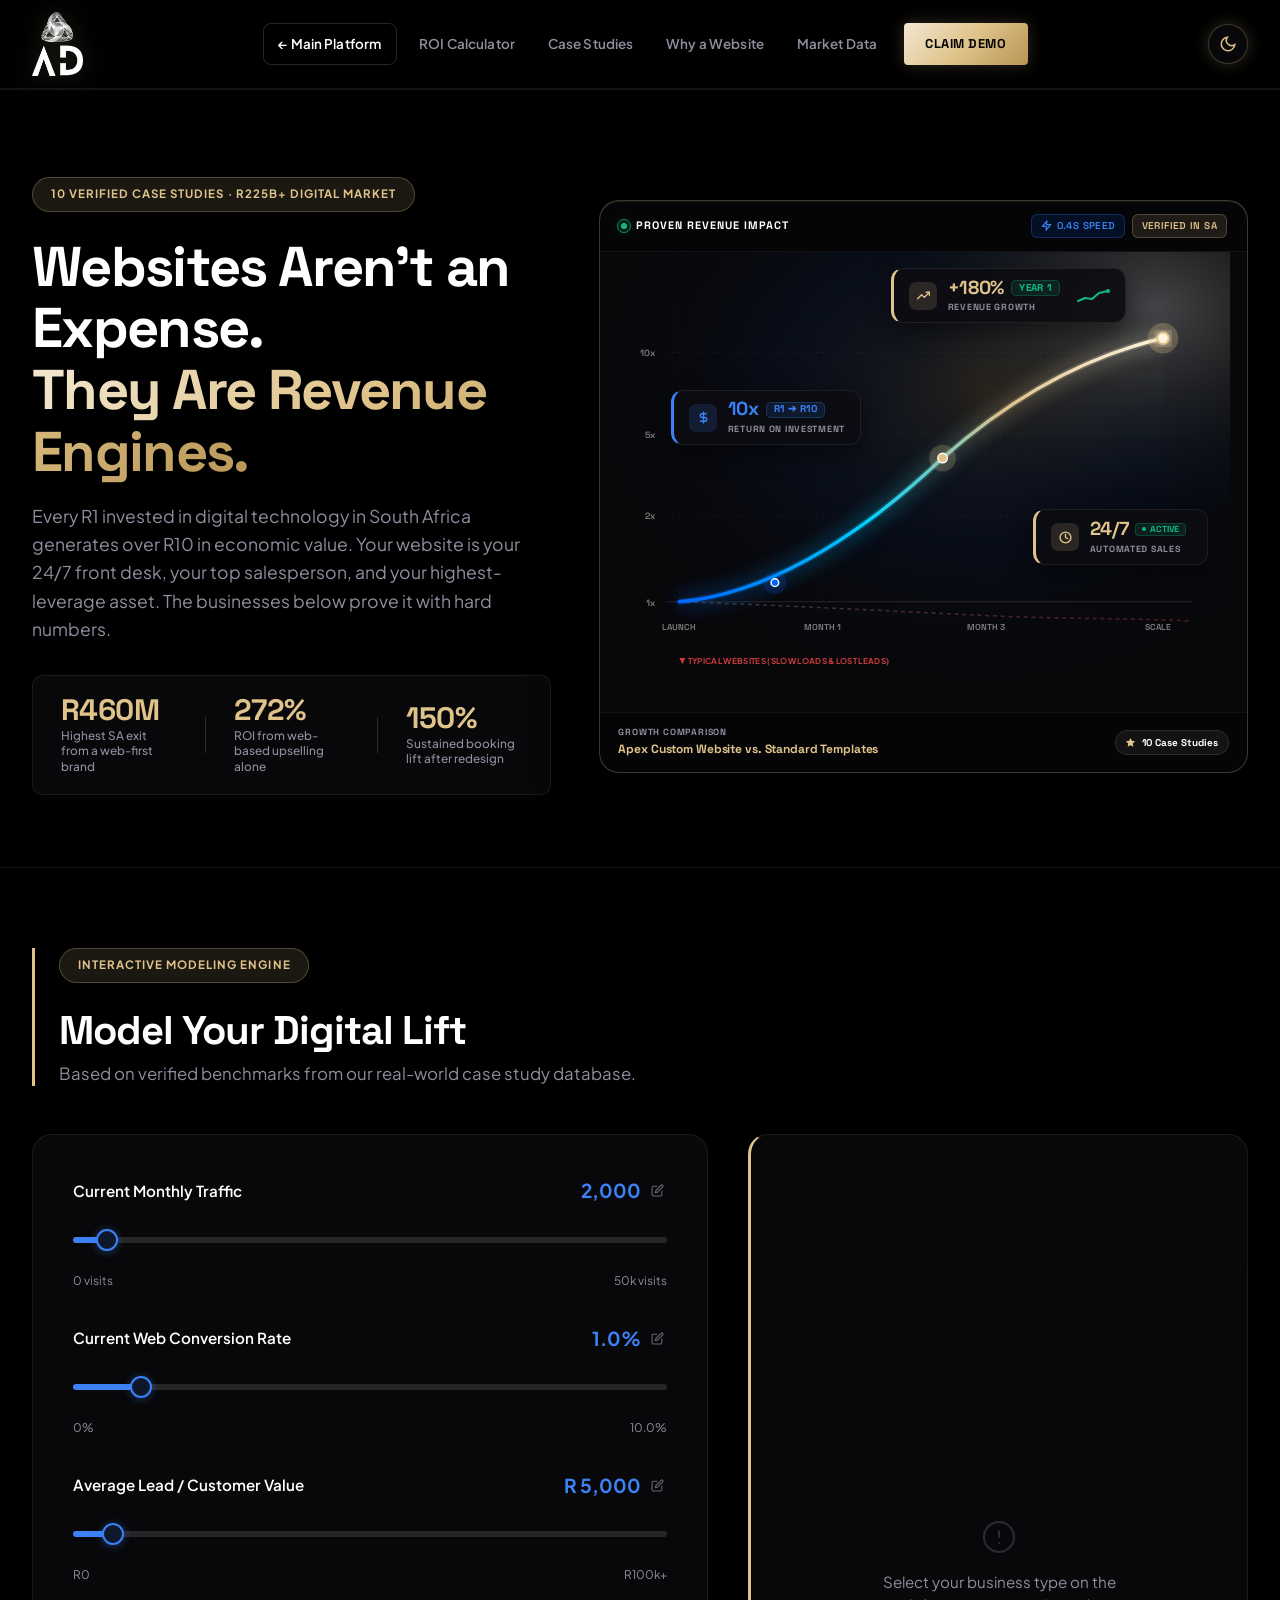
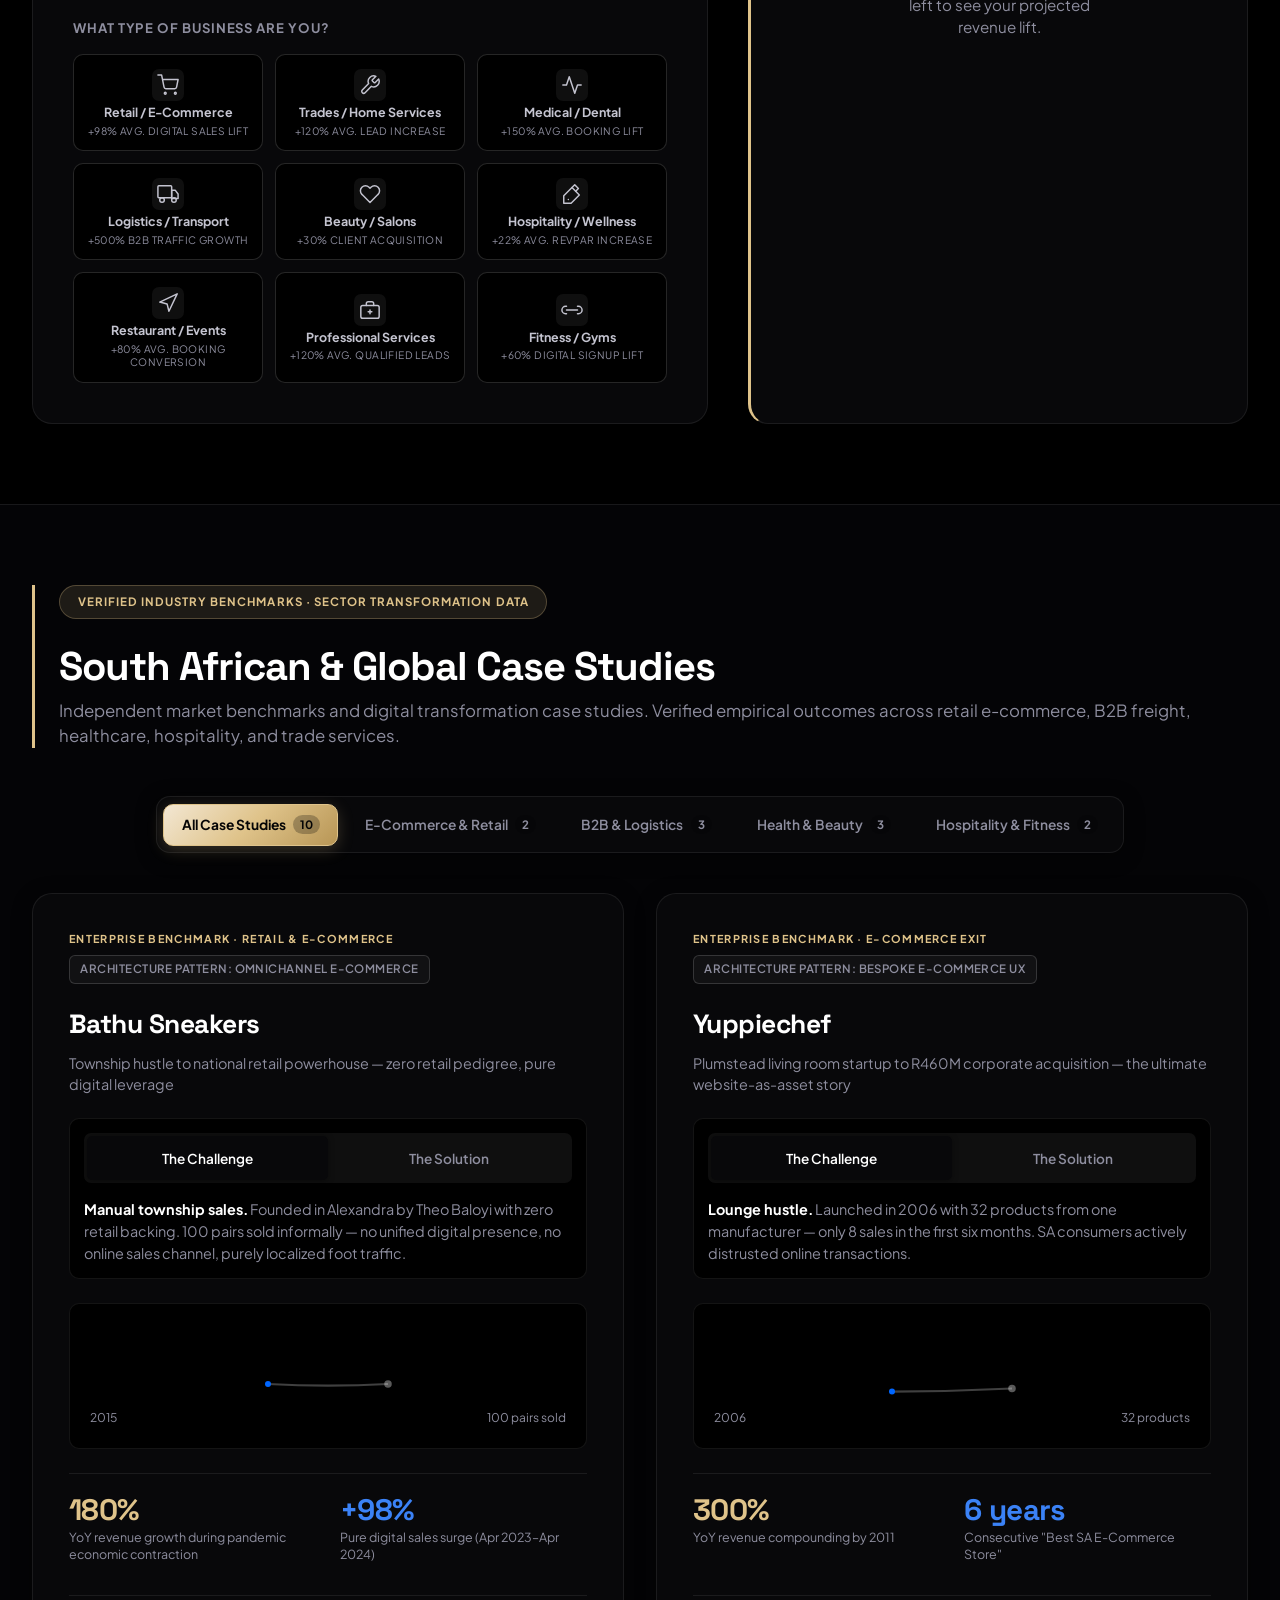
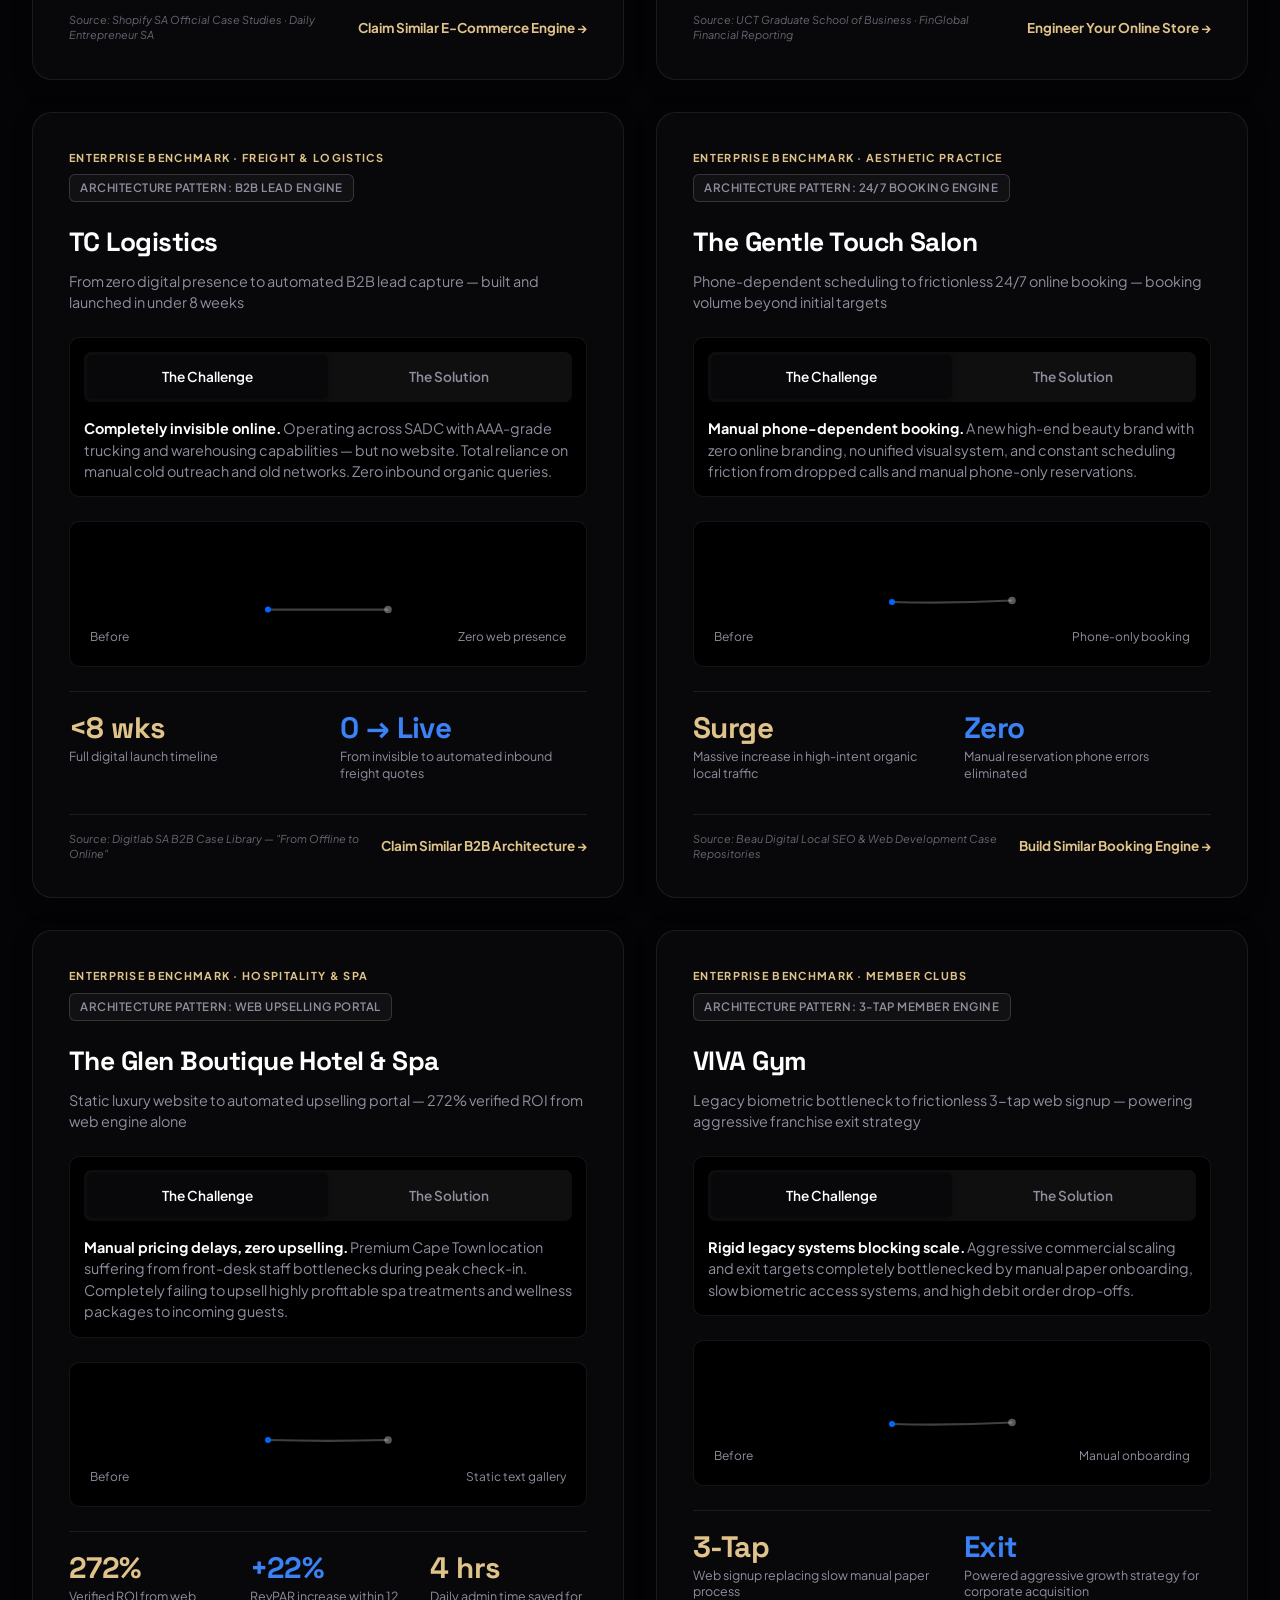
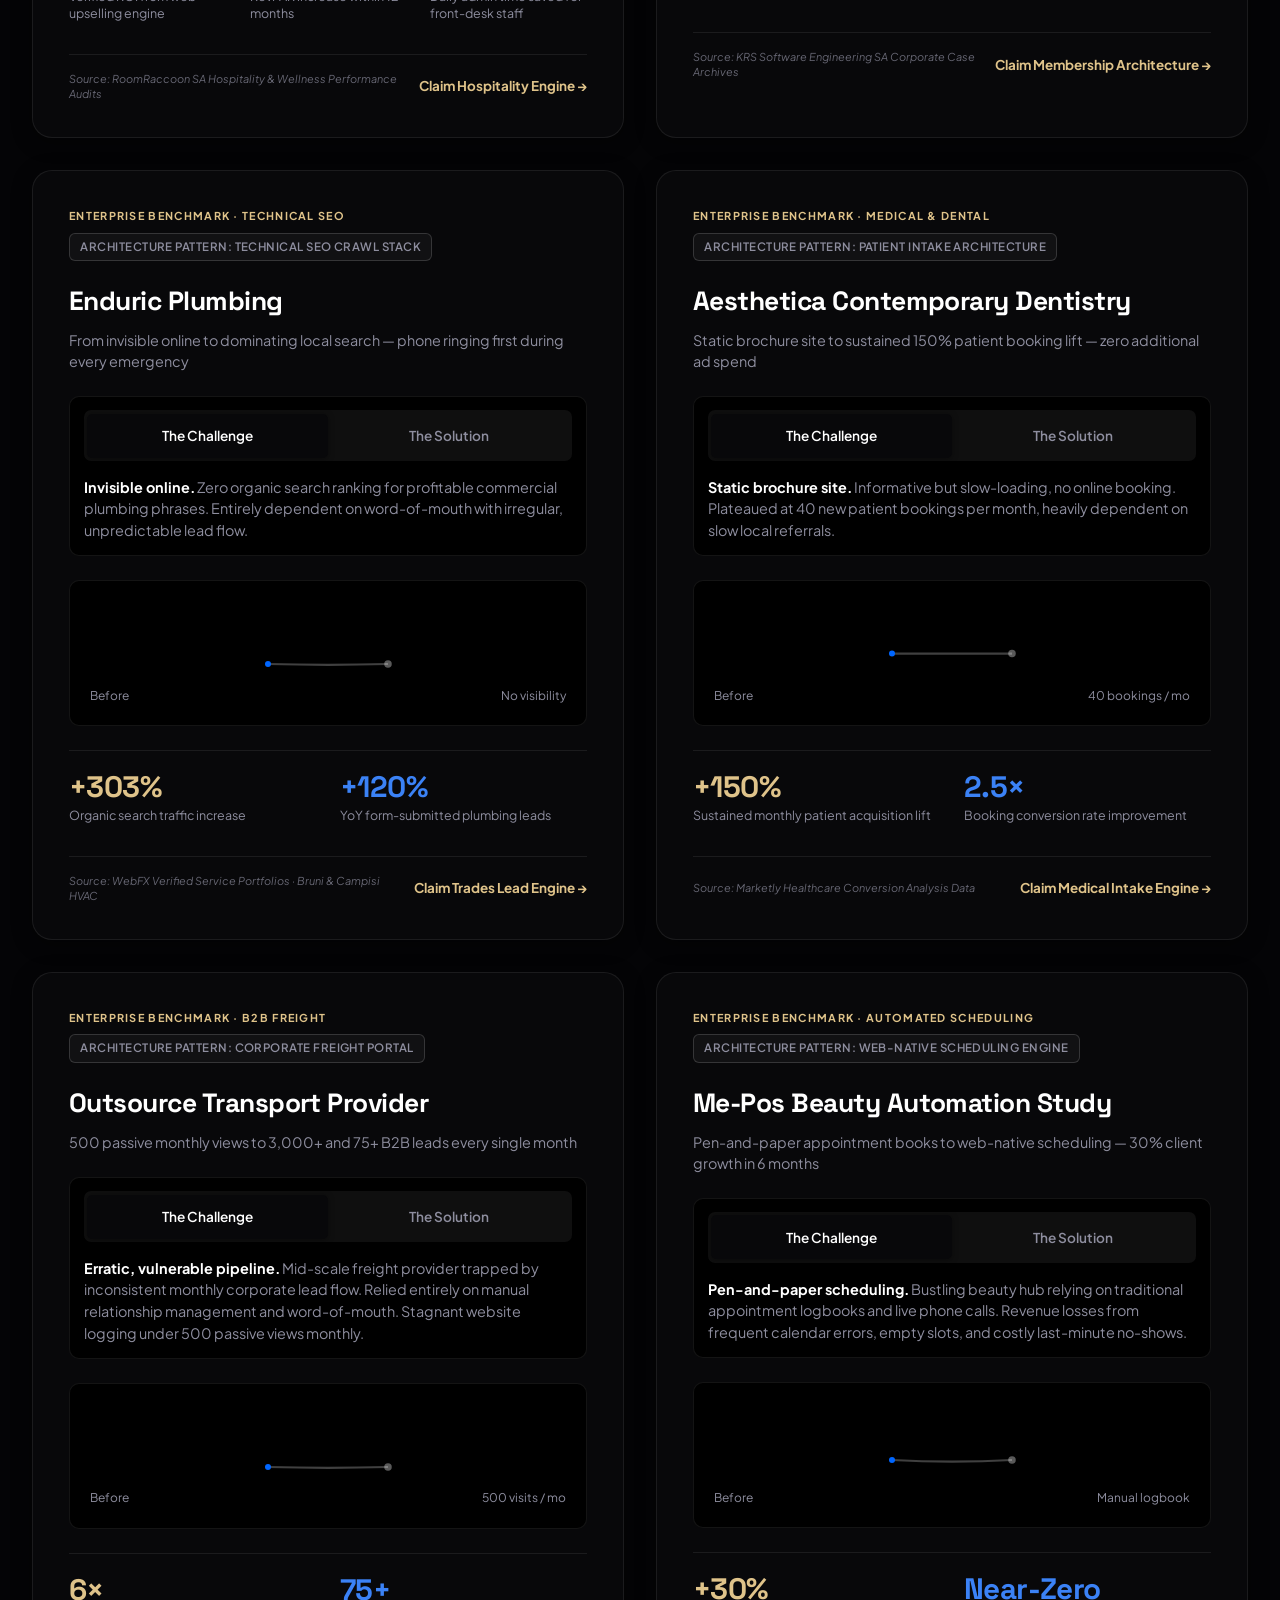
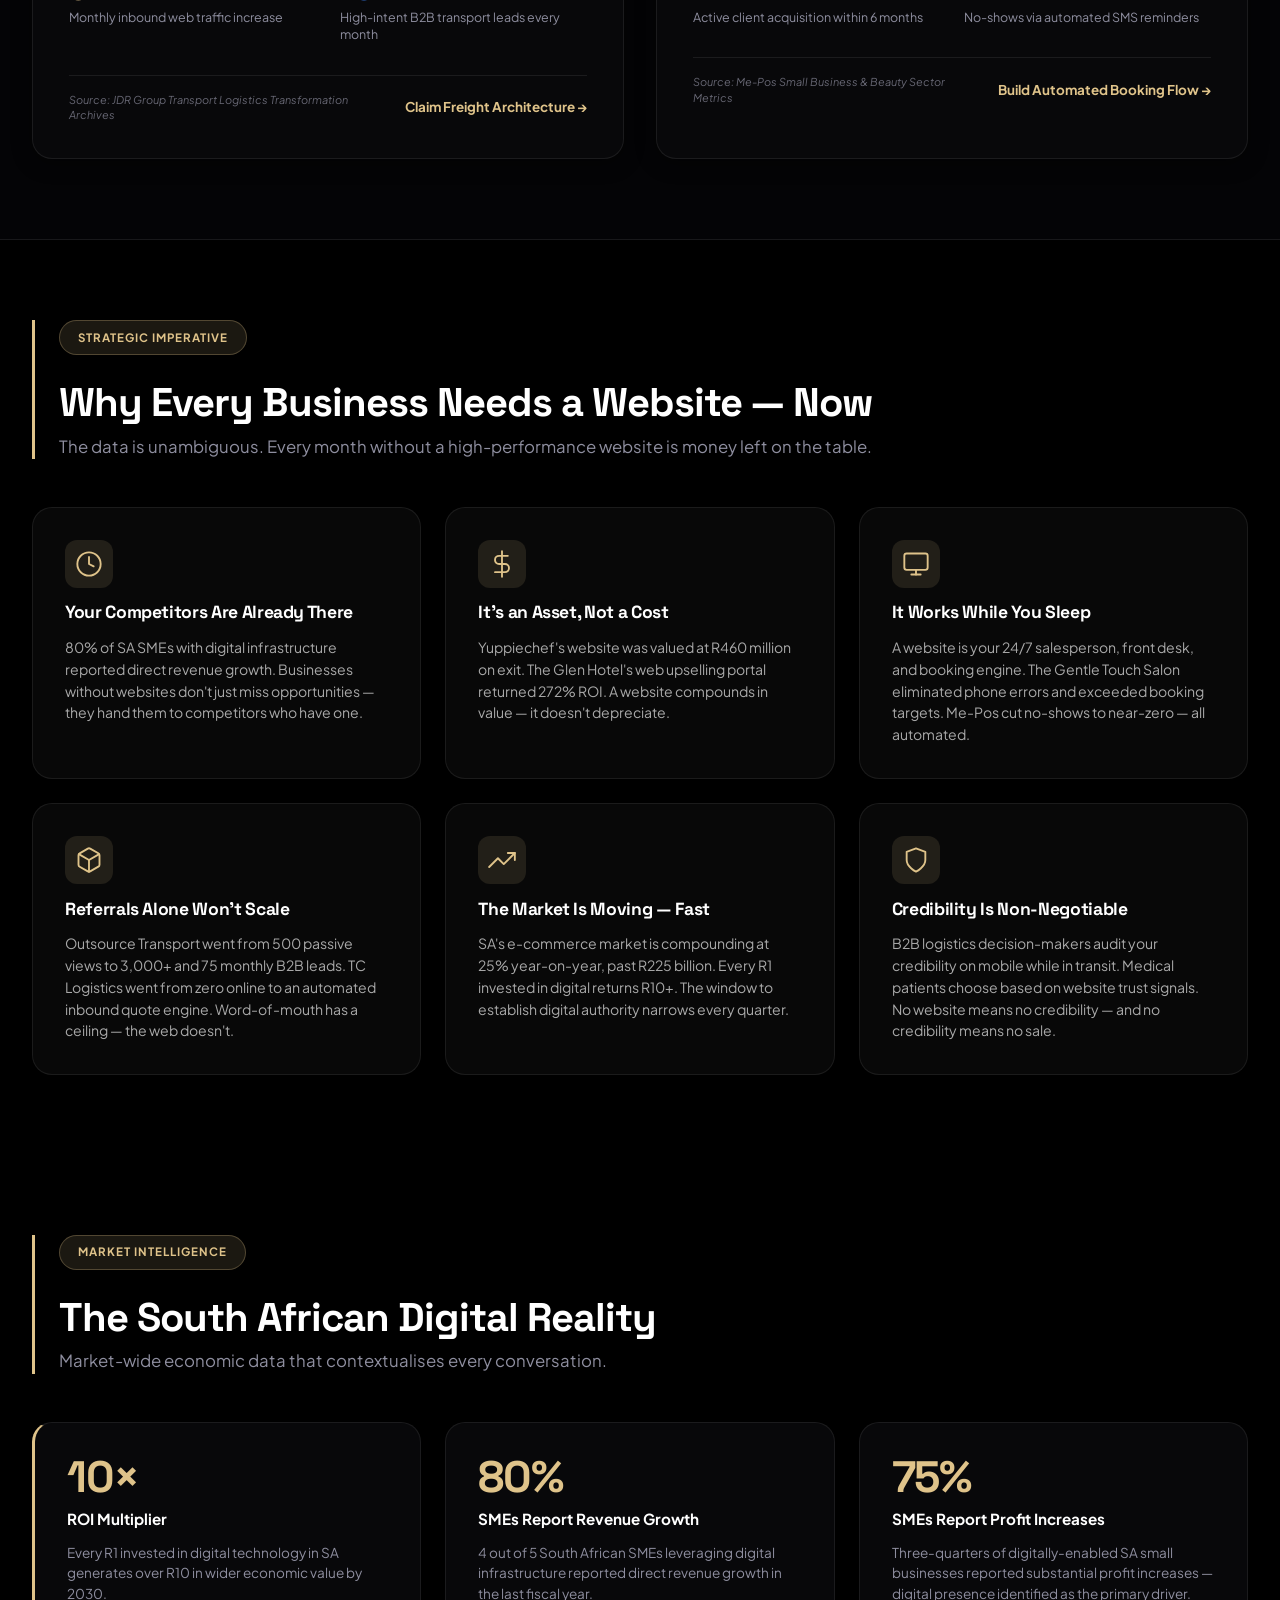
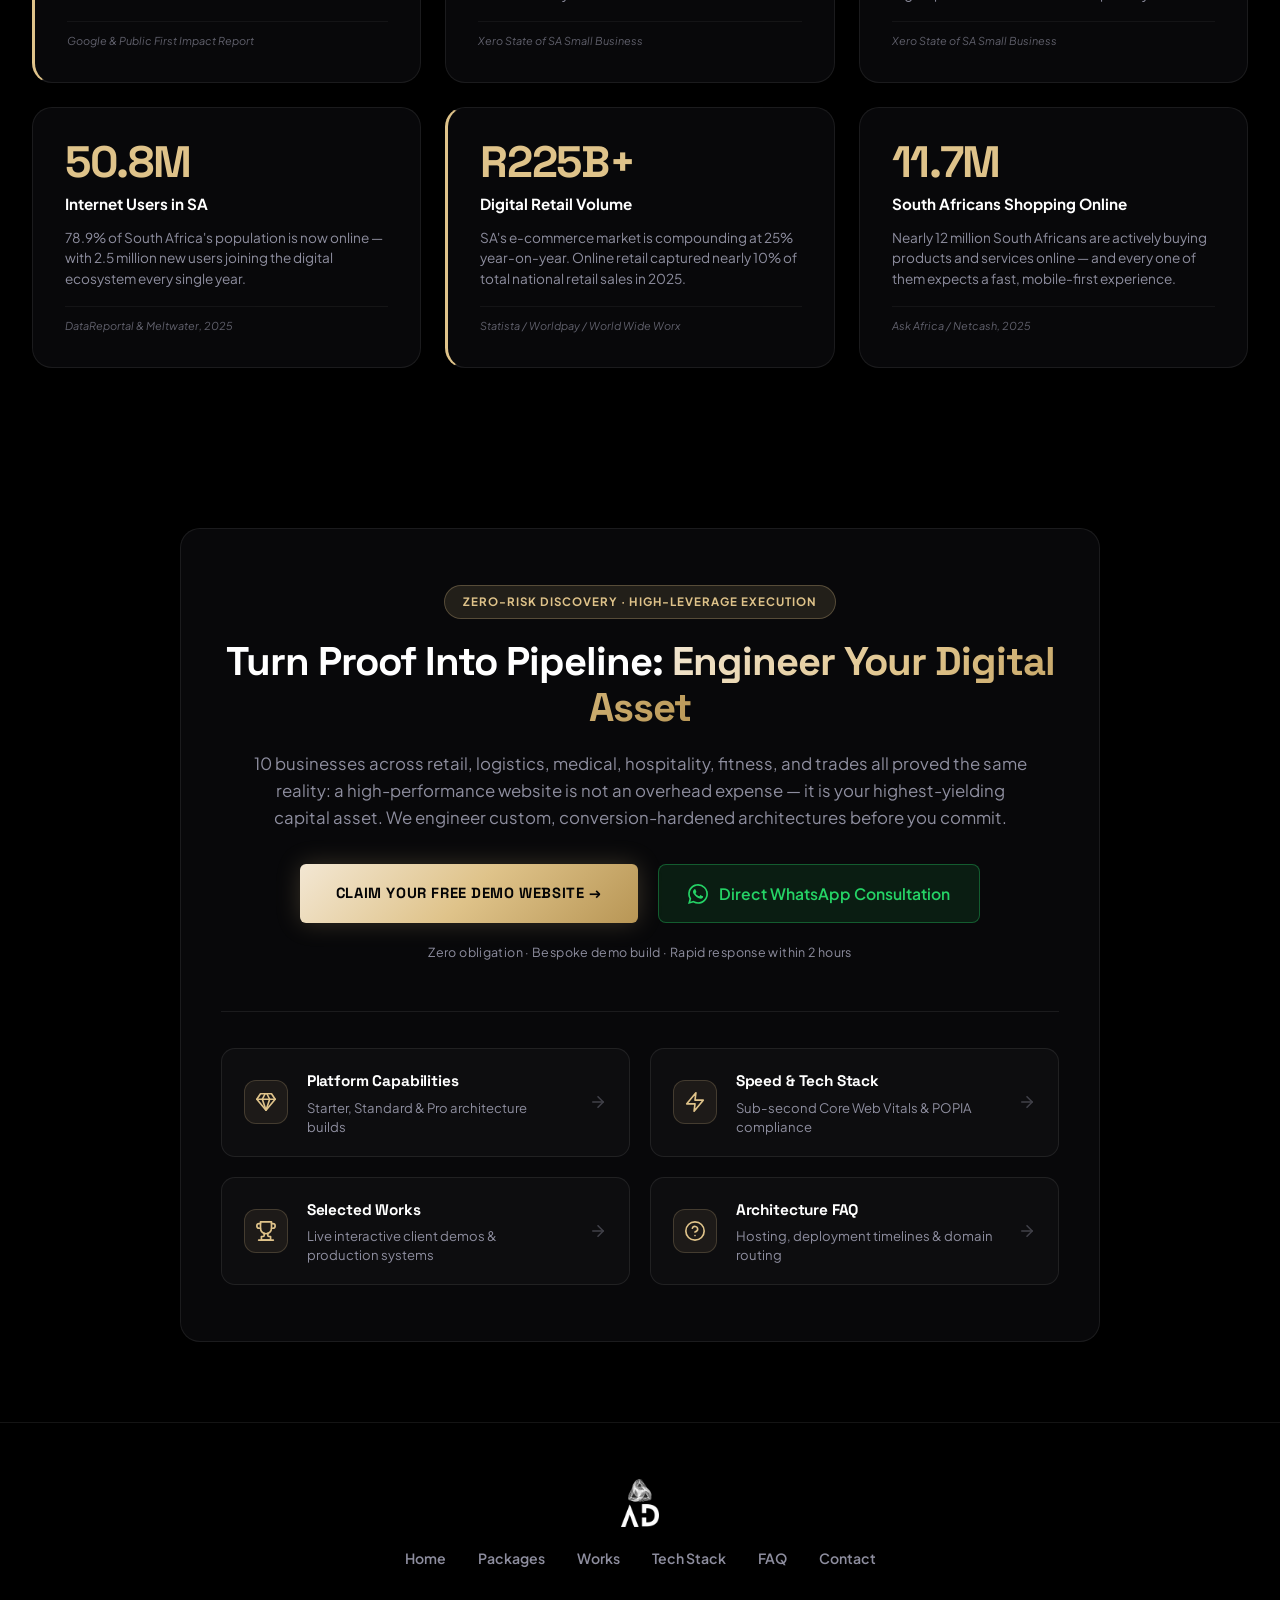
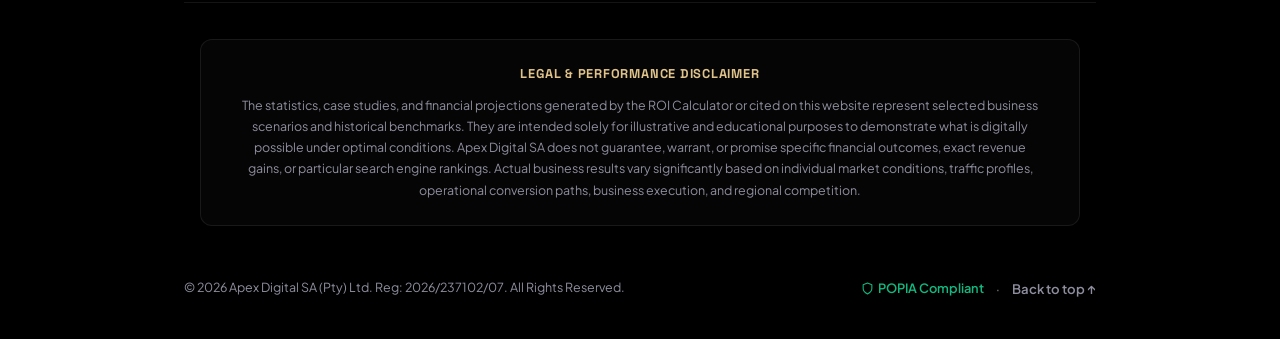
<file: case-studies/index.html>
<!DOCTYPE html>
<html lang="en" data-theme="dark">

<head>
    <meta charset="UTF-8">
    <meta name="viewport" content="width=device-width, initial-scale=1.0">
    <title>Apex Digital — The ROI of a High-Performance Website</title>
    <meta name="description"
        content="Calculate your business's digital revenue lift. Explore 10 verified case studies of South African and global businesses that transformed their bottom line with results-driven web infrastructure.">

    <!-- Canonical URL & Plain-Text LLM Discovery Links -->
    <link rel="canonical" href="https://apexdigitalsa.com/case-studies/">
    <link rel="alternate" type="text/plain" title="LLMs Text" href="/llms.txt">
    <link rel="alternate" type="text/plain" title="LLMs Full Text" href="/llms-full.txt">

    <!-- South Africa Regional Geo Metadata -->
    <meta name="geo.region" content="ZA-KZN">
    <meta name="geo.placename" content="Durban">
    <meta name="geo.position" content="-29.8587;31.0218">
    <meta name="ICBM" content="-29.8587, 31.0218">

    <!-- Theme Initialization Script (Prevents FOUT) -->
    <script>
        (function () {
            const savedTheme = localStorage.getItem('apex_theme') || 'dark';
            document.documentElement.setAttribute('data-theme', savedTheme);
        })();
    </script>

    <!-- Google Fonts: Space Grotesk, Plus Jakarta Sans & Inter -->
    <link rel="preconnect" href="https://fonts.googleapis.com">
    <link rel="preconnect" href="https://fonts.gstatic.com" crossorigin>
    <link
        href="https://fonts.googleapis.com/css2?family=Space+Grotesk:wght@500;600;700&family=Plus+Jakarta+Sans:ital,wght@0,300;0,400;0,500;0,600;0,700;1,400&family=Inter:wght@400;500;600;700&display=swap"
        rel="stylesheet">

    <!-- Favicons -->
    <link rel="icon" type="image/webp" href="../assets/images/logo-icon-gold.webp" id="favicon">
    <link rel="apple-touch-icon" href="../assets/images/logo-icon-gold.webp">

    <!-- Open Graph Metadata -->
    <meta property="og:type" content="website">
    <meta property="og:site_name" content="Apex Digital SA">
    <meta property="og:url" content="https://apexdigitalsa.com/case-studies/">
    <meta property="og:title" content="Apex Digital — The ROI of a High-Performance Website">
    <meta property="og:description"
        content="Calculate your business's digital revenue lift. Explore 10 verified case studies of South African and global businesses.">
    <meta property="og:image" content="https://apexdigitalsa.com/assets/images/logo-dark.webp">
    <meta property="og:locale" content="en_ZA">

    <!-- Twitter Card Metadata -->
    <meta name="twitter:card" content="summary_large_image">
    <meta name="twitter:title" content="Apex Digital — The ROI of a High-Performance Website">
    <meta name="twitter:description"
        content="Calculate your business's digital revenue lift. Explore 10 verified case studies of South African and global businesses.">
    <meta name="twitter:image" content="https://apexdigitalsa.com/assets/images/logo-dark.webp">

    <link rel="stylesheet" href="styles.css?v=4.3">

    <!-- Complete Unified Schema.org & GEO Entity Graph -->
    <script type="application/ld+json">
    {
      "@context": "https://schema.org",
      "@graph": [
        {
          "@type": ["ProfessionalService", "Organization", "LocalBusiness"],
          "@id": "https://apexdigitalsa.com/#organization",
          "name": "Apex Digital SA",
          "legalName": "Apex Digital SA (Pty) Ltd",
          "alternateName": [
            "Apex Digital",
            "Apex Digital SA",
            "Apex Digital South Africa",
            "ApexDigital",
            "ApexDigital SA"
          ],
          "taxID": "2026/237102/07",
          "url": "https://apexdigitalsa.com",
          "logo": "https://apexdigitalsa.com/assets/images/logo-dark.webp",
          "image": "https://apexdigitalsa.com/assets/images/logo-dark.webp",
          "telephone": "+27695224226",
          "email": "apexdigtl@gmail.com",
          "priceRange": "R1500 - R10000+",
          "identifier": {
            "@type": "PropertyValue",
            "name": "CIPC Company Registration Number",
            "value": "2026/237102/07"
          },
          "address": {
            "@type": "PostalAddress",
            "addressLocality": "Durban",
            "addressRegion": "KwaZulu-Natal",
            "postalCode": "4001",
            "addressCountry": "ZA"
          },
          "areaServed": [
            { "@type": "City", "name": "Durban" },
            { "@type": "AdministrativeArea", "name": "Umhlanga" },
            { "@type": "AdministrativeArea", "name": "Ballito" },
            { "@type": "AdministrativeArea", "name": "KwaZulu-Natal" },
            { "@type": "Country", "name": "South Africa" }
          ],
          "sameAs": [
            "https://www.linkedin.com/company/apex-digital-southafrica/",
            "https://www.instagram.com/apexdigital_sa/",
            "https://linktr.ee/ApexDigital_",
            "https://eservices.cipc.co.za/CompanySearch.aspx?reg=2026/237102/07"
          ]
        },
        {
          "@type": "WebSite",
          "@id": "https://apexdigitalsa.com/#website",
          "url": "https://apexdigitalsa.com",
          "name": "Apex Digital SA",
          "alternateName": [
            "Apex Digital",
            "Apex Digital SA",
            "Apex Digital South Africa"
          ],
          "publisher": {
            "@id": "https://apexdigitalsa.com/#organization"
          }
        },
        {
          "@type": "CollectionPage",
          "@id": "https://apexdigitalsa.com/case-studies/#webpage",
          "url": "https://apexdigitalsa.com/case-studies/",
          "name": "Apex Digital ROI Case Study Showroom & Interactive Revenue Lift Calculator",
          "description": "Interactive case studies and ROI calculator demonstrating the real financial lift of high-performance websites for South African and global businesses across 10 business sectors.",
          "isPartOf": {
            "@id": "https://apexdigitalsa.com/#website"
          },
          "about": {
            "@id": "https://apexdigitalsa.com/#organization"
          },
          "breadcrumb": {
            "@id": "https://apexdigitalsa.com/case-studies/#breadcrumb"
          },
          "primaryImageOfPage": {
            "@type": "ImageObject",
            "url": "https://apexdigitalsa.com/assets/images/logo-dark.webp"
          },
          "inLanguage": "en-ZA"
        },
        {
          "@type": "BreadcrumbList",
          "@id": "https://apexdigitalsa.com/case-studies/#breadcrumb",
          "itemListElement": [
            {
              "@type": "ListItem",
              "position": 1,
              "name": "Home",
              "item": "https://apexdigitalsa.com/"
            },
            {
              "@type": "ListItem",
              "position": 2,
              "name": "Case Studies & ROI Engine",
              "item": "https://apexdigitalsa.com/case-studies/"
            }
          ]
        },
        {
          "@type": "WebApplication",
          "@id": "https://apexdigitalsa.com/case-studies/#roi-calculator",
          "name": "Apex Digital Revenue Lift & ROI Modeling Engine",
          "applicationCategory": "BusinessApplication",
          "operatingSystem": "All",
          "browserRequirements": "Requires modern JavaScript-enabled browser",
          "offers": {
            "@type": "Offer",
            "price": "0",
            "priceCurrency": "ZAR"
          },
          "description": "Interactive client modeling tool calculating monthly digital revenue projections, net revenue lift, and annualised value based on verified South African and international case study benchmarks."
        },
        {
          "@type": "ItemList",
          "@id": "https://apexdigitalsa.com/case-studies/#casestudies-list",
          "name": "10 Verified High-Performance Web ROI Case Studies",
          "numberOfItems": 10,
          "itemListElement": [
            {
              "@type": "ListItem",
              "position": 1,
              "item": {
                "@type": "Article",
                "name": "Bathu Sneakers — Enterprise Benchmark (Shopify SA Omnichannel Architecture)",
                "description": "Macroeconomic analysis: Migrated to unified Shopify omnichannel stack tying online ordering and inventory across 30+ stores with 180% YoY revenue growth. Apex engineers similar omnichannel architecture for growing retail clients.",
                "genre": "Retail & E-Commerce"
              }
            },
            {
              "@type": "ListItem",
              "position": 2,
              "item": {
                "@type": "Article",
                "name": "Yuppiechef — Enterprise Benchmark (Bespoke E-Commerce UX to R460M Exit)",
                "description": "Macroeconomic analysis: Built South Africa's benchmark trust-centered e-commerce UX growing from 32 products to 8,700+ SKUs with 300% YoY compounding. Apex architects similar conversion and asset UX.",
                "genre": "E-Commerce Exit"
              }
            },
            {
              "@type": "ListItem",
              "position": 3,
              "item": {
                "@type": "Article",
                "name": "TC Logistics — Enterprise Benchmark (Automated Inbound Freight Quote Engine)",
                "description": "Macroeconomic analysis: Deployed high-performance B2B service architecture for cross-border freight and tracking, resulting in automated inbound quote generation in under 8 weeks. Apex architects similar B2B lead engines.",
                "genre": "Logistics & Freight"
              }
            },
            {
              "@type": "ListItem",
              "position": 4,
              "item": {
                "@type": "Article",
                "name": "The Gentle Touch Salon — Enterprise Benchmark (24/7 Digital Booking & Intake)",
                "description": "Macroeconomic analysis: Replaced phone-dependent booking with a 24/7 web booking engine and service catalog, eliminating phone reservation errors. Apex deploys similar automated booking engines.",
                "genre": "Beauty & Aesthetics"
              }
            },
            {
              "@type": "ListItem",
              "position": 5,
              "item": {
                "@type": "Article",
                "name": "The Glen Boutique Hotel & Spa — Enterprise Benchmark (Web Upselling Portal)",
                "description": "Macroeconomic analysis: Engineered web-native guest booking and automated pre-arrival upselling portal yielding 272% verified ROI. Apex deploys similar transactional portals.",
                "genre": "Hospitality & Wellness"
              }
            },
            {
              "@type": "ListItem",
              "position": 6,
              "item": {
                "@type": "Article",
                "name": "VIVA Gym — Enterprise Benchmark (3-Tap Web Member Onboarding)",
                "description": "Macroeconomic analysis: Replaced manual paper onboarding with mobile-first transactional portal producing 3-tap signups. Apex deploys similar mobile workflows.",
                "genre": "Fitness & Member Clubs"
              }
            },
            {
              "@type": "ListItem",
              "position": 7,
              "item": {
                "@type": "Article",
                "name": "Enduric Plumbing — Enterprise Benchmark (Search Dominance for Emergency Trades)",
                "description": "Macroeconomic analysis: Architectural crawl optimization and long-form service hubs producing +303% organic search traffic. Apex deploys similar technical SEO architecture.",
                "genre": "Trades & Home Services"
              }
            },
            {
              "@type": "ListItem",
              "position": 8,
              "item": {
                "@type": "CreativeWork",
                "name": "Aesthetica Contemporary Dentistry — High-Trust Patient Intake",
                "description": "Conversion-focused redesign with credential authority and streamlined patient booking. Result: +150% monthly booking lift and 2.5x conversion rate.",
                "genre": "Medical & Dental"
              }
            },
            {
              "@type": "ListItem",
              "position": 9,
              "item": {
                "@type": "CreativeWork",
                "name": "Outsource Transport Provider — Inbound B2B Freight Engine",
                "description": "Targeted corporate shipping portal engineered around fleet capacities and route inquiries. Result: 6x monthly inbound traffic and 75+ monthly B2B leads.",
                "genre": "B2B Logistics"
              }
            },
            {
              "@type": "ListItem",
              "position": 10,
              "item": {
                "@type": "CreativeWork",
                "name": "Me-Pos Beauty Automation — Automated Calendar & SMS Engine",
                "description": "Web-native booking integration with automated SMS confirmation reminders. Result: +30% client acquisition in 6 months and near-zero no-shows.",
                "genre": "Beauty & Salons"
              }
            }
          ]
        }
      ]
    }
    </script>
</head>

<body>

    <!-- ── Header ──────────────────────────── -->
    <header class="header">
        <div class="header-container">
            <a href="/" class="logo-link" title="Apex Digital Home">
                <img src="../assets/images/logo-dark-no-text.webp" alt="Apex Digital" class="logo" id="nav-logo-img" width="220" height="96">
            </a>
            <nav class="main-nav" id="main-nav">
                <a href="/" class="nav-link nav-home">← Main Platform</a>
                <a href="#calculator" class="nav-link">ROI Calculator</a>
                <a href="#case-studies-vault" class="nav-link">Case Studies</a>
                <a href="#why-website" class="nav-link">Why a Website</a>
                <a href="#market-data" class="nav-link">Market Data</a>
                <a href="../#strategy" onclick="openModal('Navigation Header'); return false;" class="nav-link nav-cta">Claim Demo</a>
            </nav>
            <div class="header-actions">
                <!-- Light / Dark Theme Switcher Button -->
                <button type="button" class="theme-toggle-btn" id="theme-toggle-btn" onclick="toggleTheme()" aria-label="Toggle Theme">
                    <svg id="theme-icon" viewBox="0 0 24 24" fill="none" stroke="currentColor" stroke-width="2">
                        <path d="M21 12.79A9 9 0 1 1 11.21 3 7 7 0 0 0 21 12.79z" />
                    </svg>
                </button>
                <button type="button" class="nav-toggle" id="nav-toggle" aria-label="Toggle navigation menu">
                    <svg class="hamburger-icon" width="24" height="24" viewBox="0 0 24 24" fill="none" stroke="currentColor" stroke-width="2" stroke-linecap="round" stroke-linejoin="round">
                        <line x1="3" y1="6" x2="21" y2="6"></line>
                        <line x1="3" y1="12" x2="21" y2="12"></line>
                        <line x1="3" y1="18" x2="21" y2="18"></line>
                    </svg>
                    <svg class="close-icon" width="24" height="24" viewBox="0 0 24 24" fill="none" stroke="currentColor" stroke-width="2" stroke-linecap="round" stroke-linejoin="round">
                        <line x1="18" y1="6" x2="6" y2="18"></line>
                        <line x1="6" y1="6" x2="18" y2="18"></line>
                    </svg>
                </button>
            </div>
        </div>
    </header>

    <main>

        <!-- ── Hero ─────────────────────────── -->
        <section class="hero">
            <div class="container hero-container">
                <div class="hero-content-left">
                    <div class="badge">10 Verified Case Studies · R225B+ Digital Market</div>
                    <h1 class="hero-title">
                        Websites Aren't an Expense.<br>
                        <span class="accent-text">They Are Revenue Engines.</span>
                    </h1>
                    <p class="hero-subtitle">
                        Every R1 invested in digital technology in South Africa generates over R10 in economic value.
                        Your website is your 24/7 front desk, your top salesperson, and your highest-leverage asset. The
                        businesses below prove it with hard numbers.
                    </p>
                    <div class="hero-proof-strip">
                        <div class="proof-item">
                            <span class="proof-num">R460M</span>
                            <span class="proof-label">Highest SA exit from a web-first brand</span>
                        </div>
                        <div class="proof-divider"></div>
                        <div class="proof-item">
                            <span class="proof-num">272%</span>
                            <span class="proof-label">ROI from web-based upselling alone</span>
                        </div>
                        <div class="proof-divider"></div>
                        <div class="proof-item">
                            <span class="proof-num">150%</span>
                            <span class="proof-label">Sustained booking lift after redesign</span>
                        </div>
                    </div>
                </div>
                <div class="hero-content-right">
                    <div class="hero-telemetry-hud" id="hero-telemetry-hud" role="region" aria-label="Digital Growth Telemetry HUD">
                        <!-- Top Telemetry Status Header -->
                        <div class="hud-header">
                            <div class="hud-status">
                                <span class="hud-live-beacon">
                                    <span class="hud-beacon-ring"></span>
                                    <span class="hud-beacon-core"></span>
                                </span>
                                <span class="hud-status-text">PROVEN REVENUE IMPACT</span>
                            </div>
                            <div class="hud-meta-tags">
                                <span class="hud-tag hud-tag--speed">
                                    <svg width="11" height="11" viewBox="0 0 24 24" fill="none" stroke="currentColor" stroke-width="2.5" stroke-linecap="round" stroke-linejoin="round">
                                        <polygon points="13 2 3 14 12 14 11 22 21 10 12 10 13 2"></polygon>
                                    </svg>
                                    0.4s SPEED
                                </span>
                                <span class="hud-tag hud-tag--proven">VERIFIED IN SA</span>
                            </div>
                        </div>

                        <!-- Main Telemetry SVG Viewport -->
                        <div class="hud-canvas-wrap">
                            <svg id="hero-growth-mesh" viewBox="0 0 640 480" width="100%" height="100%" aria-hidden="true">
                                <defs>
                                     <!-- Background Ambient Light Fields -->
                                     <radialGradient id="apex-ambient-glow" cx="60%" cy="30%" r="65%">
                                         <stop offset="0%" stop-color="#DFC38A" stop-opacity="0.13" />
                                         <stop offset="55%" stop-color="#0066FF" stop-opacity="0.05" />
                                         <stop offset="100%" stop-color="#000000" stop-opacity="0" />
                                     </radialGradient>
                                     <radialGradient id="apex-peak-burst" cx="88%" cy="12%" r="45%">
                                         <stop offset="0%" stop-color="#F3E7D3" stop-opacity="0.25" />
                                         <stop offset="45%" stop-color="#DFC38A" stop-opacity="0.09" />
                                         <stop offset="100%" stop-color="#000000" stop-opacity="0" />
                                     </radialGradient>

                                     <!-- Metallic Trajectory Gradients -->
                                     <linearGradient id="apex-surge-grad" x1="0%" y1="100%" x2="100%" y2="0%">
                                         <stop offset="0%" stop-color="#0066FF" />
                                         <stop offset="35%" stop-color="#00D2FF" />
                                         <stop offset="70%" stop-color="#DFC38A" />
                                         <stop offset="100%" stop-color="#FFF5DF" />
                                     </linearGradient>

                                     <!-- Area Fill Beneath Trajectory -->
                                     <linearGradient id="apex-area-fill" x1="0%" y1="0%" x2="0%" y2="100%">
                                         <stop offset="0%" stop-color="#DFC38A" stop-opacity="0.14" />
                                         <stop offset="50%" stop-color="#0066FF" stop-opacity="0.05" />
                                         <stop offset="100%" stop-color="#000000" stop-opacity="0.0" />
                                     </linearGradient>

                                     <!-- Stagnant Baseline Gradient -->
                                     <linearGradient id="baseline-grad" x1="0%" y1="0%" x2="100%" y2="0%">
                                         <stop offset="0%" stop-color="#8E8E9F" stop-opacity="0.35" />
                                         <stop offset="100%" stop-color="#EF4444" stop-opacity="0.3" />
                                     </linearGradient>

                                     <!-- Soft Neon Filters -->
                                     <filter id="hud-glow" x="-20%" y="-20%" width="140%" height="140%">
                                         <feGaussianBlur stdDeviation="6" result="blur" />
                                         <feMerge>
                                             <feMergeNode in="blur" />
                                             <feMergeNode in="SourceGraphic" />
                                         </feMerge>
                                     </filter>
                                     <filter id="hud-intense-glow" x="-40%" y="-40%" width="180%" height="180%">
                                         <feGaussianBlur stdDeviation="10" result="blur1" />
                                         <feGaussianBlur stdDeviation="4" result="blur2" />
                                         <feMerge>
                                             <feMergeNode in="blur1" />
                                             <feMergeNode in="blur2" />
                                             <feMergeNode in="SourceGraphic" />
                                         </feMerge>
                                     </filter>
                                 </defs>

                                 <!-- Background Ambient Radials -->
                                 <rect width="640" height="480" fill="url(#apex-ambient-glow)" />
                                 <rect width="640" height="480" fill="url(#apex-peak-burst)" />

                                 <!-- HUD Coordinate System / Grid Lines -->
                                 <g class="hud-grid-group">
                                     <!-- Horizontal Value Reference Axes -->
                                     <line class="hud-grid-line" x1="52" y1="105" x2="600" y2="105" stroke-width="1" stroke-dasharray="2,4" />
                                     <line class="hud-grid-line" x1="52" y1="190" x2="600" y2="190" stroke-width="1" stroke-dasharray="2,4" />
                                     <line class="hud-grid-line" x1="52" y1="275" x2="600" y2="275" stroke-width="1" stroke-dasharray="2,4" />
                                     <line class="hud-grid-baseline" x1="52" y1="365" x2="600" y2="365" stroke-width="1.2" />

                                     <!-- Vertical Timeline Reference Axes -->
                                     <line class="hud-grid-vert" x1="65" y1="55" x2="65" y2="375" stroke-width="1" stroke-dasharray="3,3" />
                                     <line class="hud-grid-vert" x1="215" y1="55" x2="215" y2="375" stroke-width="1" stroke-dasharray="3,3" />
                                     <line class="hud-grid-vert" x1="385" y1="55" x2="385" y2="375" stroke-width="1" stroke-dasharray="3,3" />
                                     <line class="hud-grid-vert" x1="565" y1="55" x2="565" y2="375" stroke-width="1" stroke-dasharray="3,3" />

                                     <!-- Coordinate Axis Ticks / Labels -->
                                     <text class="hud-axis-text" x="40" y="109" font-size="9.5" text-anchor="end">10x</text>
                                     <text class="hud-axis-text" x="40" y="194" font-size="9.5" text-anchor="end">5x</text>
                                     <text class="hud-axis-text" x="40" y="279" font-size="9.5" text-anchor="end">2x</text>
                                     <text class="hud-axis-text" x="40" y="369" font-size="9.5" text-anchor="end">1x</text>

                                     <text class="hud-axis-text" x="65" y="394" font-size="9" text-anchor="middle">LAUNCH</text>
                                     <text class="hud-axis-text" x="215" y="394" font-size="9" text-anchor="middle">MONTH 1</text>
                                     <text class="hud-axis-text" x="385" y="394" font-size="9" text-anchor="middle">MONTH 3</text>
                                     <text class="hud-axis-text" x="565" y="394" font-size="9" text-anchor="middle">SCALE</text>
                                 </g>

                                 <!-- Dual Trajectory Curves -->
                                 <!-- Baseline Stagnant Curve (Standard Websites) -->
                                 <g class="hud-baseline-trajectory">
                                     <path d="M 65,365 C 160,368 270,374 400,380 C 475,383 530,382 600,385"
                                           fill="none" stroke="url(#baseline-grad)" stroke-width="1.6" stroke-dasharray="4,4" />
                                     <text x="65" y="430" fill="rgba(239, 68, 68, 0.85)" font-size="8.5" font-family="'Plus Jakarta Sans', sans-serif" font-weight="700" letter-spacing="0.04em">
                                         ▼ TYPICAL WEBSITES (SLOW LOADS &amp; LOST LEADS)
                                     </text>
                                 </g>

                                 <!-- Apex Compounding Trajectory Area Fill -->
                                 <path class="apex-area-surge"
                                       d="M 65,365 C 150,358 245,305 340,215 C 425,140 505,105 570,90 L 570,365 Z"
                                       fill="url(#apex-area-fill)" />

                                 <!-- Apex Underglow Path -->
                                 <path class="apex-path-underglow"
                                       d="M 65,365 C 150,358 245,305 340,215 C 425,140 505,105 570,90"
                                       fill="none" stroke="url(#apex-surge-grad)" stroke-width="7" opacity="0.32" filter="url(#hud-intense-glow)" />

                                 <!-- Apex Main Trajectory Solid Radiant Path -->
                                 <path class="apex-path-solid"
                                       d="M 65,365 C 150,358 245,305 340,215 C 425,140 505,105 570,90"
                                       fill="none" stroke="url(#apex-surge-grad)" stroke-width="3.5" stroke-linecap="round" />

                                 <!-- Milestone Radar Nodes along Curve -->
                                 <!-- Node 1: Launch / Speed Gateway (x: 165, y: 345) -->
                                 <g class="hud-node" transform="translate(165, 345)">
                                     <circle r="12" fill="rgba(0,102,255,0.18)" class="node-radar-ring" />
                                     <circle r="4" fill="#0066FF" stroke="#FFFFFF" stroke-width="1.5" />
                                 </g>

                                 <!-- Node 2: Inflection / Conversion Lift (x: 340, y: 215) -->
                                 <g class="hud-node" transform="translate(340, 215)">
                                     <circle r="14" fill="rgba(223,195,138,0.22)" class="node-radar-ring node-radar-ring--gold" />
                                     <circle r="5" fill="#DFC38A" stroke="#FFFFFF" stroke-width="1.5" />
                                 </g>

                                 <!-- Node 3: Apex Peak Acceleration (x: 570, y: 90) -->
                                 <g class="hud-node" transform="translate(570, 90)">
                                     <circle r="16" fill="rgba(223,195,138,0.28)" class="node-radar-ring node-radar-ring--gold" />
                                     <circle r="6" fill="#FFF5DF" stroke="#DFC38A" stroke-width="2" filter="url(#hud-glow)" />
                                 </g>
                            </svg>

                            <!-- Streamlined Floating High-Status KPI Cards -->
                            <!-- Badge 1: Peak Revenue (+180%) -->
                            <div class="hud-floating-card hud-card-peak" role="group" aria-label="180% Revenue Growth Metric">
                                <div class="hud-card-inner hud-card-inner--gold">
                                    <div class="hud-pill-lead">
                                        <div class="hud-icon-box hud-icon-box--gold">
                                            <svg width="13" height="13" viewBox="0 0 24 24" fill="none" stroke="currentColor" stroke-width="2.5" stroke-linecap="round" stroke-linejoin="round">
                                                <polyline points="23 6 13.5 15.5 8.5 10.5 1 18"></polyline>
                                                <polyline points="17 6 23 6 23 12"></polyline>
                                            </svg>
                                        </div>
                                        <div class="hud-pill-data">
                                            <div class="hud-pill-stat">
                                                <span class="hud-val hud-val--gold">+180%</span>
                                                <span class="hud-tag-mini hud-tag-mini--green">YEAR 1</span>
                                            </div>
                                            <span class="hud-pill-sub">REVENUE GROWTH</span>
                                        </div>
                                    </div>
                                    <div class="hud-card-sparkline">
                                        <svg width="34" height="14" viewBox="0 0 34 14" fill="none">
                                            <path d="M 2,12 L 9,9 L 16,10 L 23,4 L 32,2" stroke="#10B981" stroke-width="2" stroke-linecap="round" stroke-linejoin="round"/>
                                            <circle cx="32" cy="2" r="2" fill="#10B981"/>
                                        </svg>
                                    </div>
                                </div>
                            </div>

                            <!-- Badge 2: Multiplier (10x Return on Investment) -->
                            <div class="hud-floating-card hud-card-roi" role="group" aria-label="10x Return On Investment Metric">
                                <div class="hud-card-inner hud-card-inner--blue">
                                    <div class="hud-pill-lead">
                                        <div class="hud-icon-box hud-icon-box--blue">
                                            <svg width="13" height="13" viewBox="0 0 24 24" fill="none" stroke="currentColor" stroke-width="2.5" stroke-linecap="round" stroke-linejoin="round">
                                                <path d="M12 2v20M17 5H9.5a3.5 3.5 0 0 0 0 7h5a3.5 3.5 0 0 1 0 7H6"></path>
                                            </svg>
                                        </div>
                                        <div class="hud-pill-data">
                                            <div class="hud-pill-stat">
                                                <span class="hud-val hud-val--blue">10x</span>
                                                <span class="hud-tag-mini hud-tag-mini--blue">R1 ➔ R10</span>
                                            </div>
                                            <span class="hud-pill-sub">RETURN ON INVESTMENT</span>
                                        </div>
                                    </div>
                                </div>
                            </div>

                            <!-- Badge 3: Automated Sales (24/7 Always-On) -->
                            <div class="hud-floating-card hud-card-sales" role="group" aria-label="24/7 Automated Sales Metric">
                                <div class="hud-card-inner hud-card-inner--gold">
                                    <div class="hud-pill-lead">
                                        <div class="hud-icon-box hud-icon-box--gold">
                                            <svg width="13" height="13" viewBox="0 0 24 24" fill="none" stroke="currentColor" stroke-width="2.5" stroke-linecap="round" stroke-linejoin="round">
                                                <circle cx="12" cy="12" r="10"></circle>
                                                <polyline points="12 6 12 12 16 14"></polyline>
                                            </svg>
                                        </div>
                                        <div class="hud-pill-data">
                                            <div class="hud-pill-stat">
                                                <span class="hud-val hud-val--gold">24/7</span>
                                                <span class="hud-live-tag">
                                                    <span class="hud-live-dot-green"></span>
                                                    ACTIVE
                                                </span>
                                            </div>
                                            <span class="hud-pill-sub">AUTOMATED SALES</span>
                                        </div>
                                    </div>
                                </div>
                            </div>
                        </div>

                        <!-- Mobile-Only Dedicated HUD Metric Dock (Spacious Balanced Cards) -->
                        <div class="hud-mobile-metrics" role="region" aria-label="Key Performance Indicators">
                            <!-- Card 1: Peak Revenue (+180%) -->
                            <div class="hud-mobile-card hud-mobile-card--gold">
                                <div class="hud-mobile-lead">
                                    <div class="hud-icon-box hud-icon-box--gold">
                                        <svg width="15" height="15" viewBox="0 0 24 24" fill="none" stroke="currentColor" stroke-width="2.5" stroke-linecap="round" stroke-linejoin="round">
                                            <polyline points="23 6 13.5 15.5 8.5 10.5 1 18"></polyline>
                                            <polyline points="17 6 23 6 23 12"></polyline>
                                        </svg>
                                    </div>
                                    <div class="hud-mobile-data">
                                        <span class="hud-mobile-val hud-val--gold">+180%</span>
                                        <span class="hud-mobile-sub">YEAR 1 REVENUE GROWTH</span>
                                    </div>
                                </div>
                                <div class="hud-mobile-right">
                                    <span class="hud-tag-mini hud-tag-mini--green">COMPOUNDING</span>
                                    <div class="hud-card-sparkline" aria-hidden="true">
                                        <svg width="40" height="16" viewBox="0 0 40 16" fill="none">
                                            <path d="M 2,13 L 11,10 L 19,11 L 28,5 L 38,2" stroke="#10B981" stroke-width="2" stroke-linecap="round" stroke-linejoin="round"/>
                                            <circle cx="38" cy="2" r="2" fill="#10B981"/>
                                        </svg>
                                    </div>
                                </div>
                            </div>

                            <!-- Card 2: Multiplier (10x ROI) -->
                            <div class="hud-mobile-card hud-mobile-card--blue">
                                <div class="hud-mobile-lead">
                                    <div class="hud-icon-box hud-icon-box--blue">
                                        <svg width="15" height="15" viewBox="0 0 24 24" fill="none" stroke="currentColor" stroke-width="2.5" stroke-linecap="round" stroke-linejoin="round">
                                            <path d="M12 2v20M17 5H9.5a3.5 3.5 0 0 0 0 7h5a3.5 3.5 0 0 1 0 7H6"></path>
                                        </svg>
                                    </div>
                                    <div class="hud-mobile-data">
                                        <span class="hud-mobile-val hud-val--blue">10x</span>
                                        <span class="hud-mobile-sub">RETURN ON INVESTMENT</span>
                                    </div>
                                </div>
                                <div class="hud-mobile-right">
                                    <span class="hud-tag-mini hud-tag-mini--blue">R1 ➔ R10 VALUE</span>
                                    <div class="hud-card-sparkline" aria-hidden="true">
                                        <svg width="40" height="16" viewBox="0 0 40 16" fill="none">
                                            <path d="M 2,14 L 12,12 L 20,8 L 30,5 L 38,2" stroke="#3B82F6" stroke-width="2" stroke-linecap="round" stroke-linejoin="round"/>
                                            <circle cx="38" cy="2" r="2" fill="#3B82F6"/>
                                        </svg>
                                    </div>
                                </div>
                            </div>

                            <!-- Card 3: Automated Sales (24/7) -->
                            <div class="hud-mobile-card hud-mobile-card--gold">
                                <div class="hud-mobile-lead">
                                    <div class="hud-icon-box hud-icon-box--gold">
                                        <svg width="15" height="15" viewBox="0 0 24 24" fill="none" stroke="currentColor" stroke-width="2.5" stroke-linecap="round" stroke-linejoin="round">
                                            <circle cx="12" cy="12" r="10"></circle>
                                            <polyline points="12 6 12 12 16 14"></polyline>
                                        </svg>
                                    </div>
                                    <div class="hud-mobile-data">
                                        <span class="hud-mobile-val hud-val--gold">24/7</span>
                                        <span class="hud-mobile-sub">AUTOMATED SALES ENGINE</span>
                                    </div>
                                </div>
                                <div class="hud-mobile-right">
                                    <span class="hud-live-tag">
                                        <span class="hud-live-dot-green"></span>
                                        ACTIVE PIPELINE
                                    </span>
                                    <div class="hud-card-sparkline" aria-hidden="true">
                                        <svg width="40" height="16" viewBox="0 0 40 16" fill="none">
                                            <path d="M 2,8 L 9,8 L 14,3 L 20,13 L 26,4 L 31,9 L 38,8" stroke="#DFC38A" stroke-width="1.8" stroke-linecap="round" stroke-linejoin="round"/>
                                            <circle cx="38" cy="8" r="2" fill="#DFC38A"/>
                                        </svg>
                                    </div>
                                </div>
                            </div>
                        </div>

                        <!-- Telemetry Footer Horizon -->
                        <div class="hud-footer">
                            <div class="hud-footer-left">
                                <span class="hud-footer-caption">GROWTH COMPARISON</span>
                                <span class="hud-footer-title">Apex Custom Website vs. Standard Templates</span>
                            </div>
                            <div class="hud-footer-right">
                                <span class="hud-footer-badge">
                                    <svg width="11" height="11" viewBox="0 0 24 24" fill="currentColor" stroke="none">
                                        <polygon points="12 2 15.09 8.26 22 9.27 17 14.14 18.18 21.02 12 17.77 5.82 21.02 7 14.14 2 9.27 8.91 8.26 12 2"></polygon>
                                    </svg>
                                    10 Case Studies
                                </span>
                            </div>
                        </div>
                    </div>
                </div>
            </div>
        </section>

        <!-- ── ROI Calculator ────────────────── -->
        <section class="calculator-section" id="calculator">
            <div class="container">
                <div class="section-header-left">
                    <div class="badge">Interactive Modeling Engine</div>
                    <h2 class="section-title">Model Your Digital Lift</h2>
                    <p class="section-desc">Based on verified benchmarks from our real-world case study database.</p>
                </div>

                <div class="calculator-grid">
                    <!-- Inputs -->
                    <div class="calc-card inputs-card">

                        <!-- Slider 1: Traffic -->
                        <div class="input-group">
                            <div class="slider-header">
                                <label for="monthly-traffic">Current Monthly Traffic</label>
                                <div class="editable-val-wrap" data-for="monthly-traffic" data-type="traffic">
                                    <span class="slider-val" id="traffic-val">2,000</span>
                                    <button type="button" class="edit-btn" aria-label="Edit traffic value">
                                        <svg width="13" height="13" viewBox="0 0 24 24" fill="none"
                                            stroke="currentColor" stroke-width="2" stroke-linecap="round"
                                            stroke-linejoin="round">
                                            <path d="M11 4H4a2 2 0 00-2 2v14a2 2 0 002 2h14a2 2 0 002-2v-7" />
                                            <path d="M18.5 2.5a2.121 2.121 0 013 3L12 15l-4 1 1-4 9.5-9.5z" />
                                        </svg>
                                    </button>
                                    <input class="inline-input hidden" type="number" min="0" max="50000" step="1"
                                        placeholder="e.g. 2000" aria-label="Custom traffic value">
                                </div>
                            </div>
                            <div class="slider-track-wrap">
                                <input type="range" id="monthly-traffic" min="0" max="50000" step="1" value="2000"
                                    class="slider">
                            </div>
                            <div class="slider-limits"><span>0 visits</span><span>50k visits</span></div>
                        </div>

                        <!-- Slider 2: Conversion Rate -->
                        <div class="input-group">
                            <div class="slider-header">
                                <label for="conv-rate">Current Web Conversion Rate</label>
                                <div class="editable-val-wrap" data-for="conv-rate" data-type="conv">
                                    <span class="slider-val" id="conv-val">1.0%</span>
                                    <button type="button" class="edit-btn" aria-label="Edit conversion rate">
                                        <svg width="13" height="13" viewBox="0 0 24 24" fill="none"
                                            stroke="currentColor" stroke-width="2" stroke-linecap="round"
                                            stroke-linejoin="round">
                                            <path d="M11 4H4a2 2 0 00-2 2v14a2 2 0 002 2h14a2 2 0 002-2v-7" />
                                            <path d="M18.5 2.5a2.121 2.121 0 013 3L12 15l-4 1 1-4 9.5-9.5z" />
                                        </svg>
                                    </button>
                                    <input class="inline-input hidden" type="number" min="0" max="10" step="0.01"
                                        placeholder="e.g. 1.75" aria-label="Custom conversion rate">
                                </div>
                            </div>
                            <div class="slider-track-wrap">
                                <input type="range" id="conv-rate" min="0" max="10.0" step="0.01" value="1.0"
                                    class="slider">
                            </div>
                            <div class="slider-limits"><span>0%</span><span>10.0%</span></div>
                        </div>

                        <!-- Slider 3: Deal Value -->
                        <div class="input-group">
                            <div class="slider-header">
                                <label for="deal-value">Average Lead / Customer Value</label>
                                <div class="editable-val-wrap" data-for="deal-value" data-type="deal">
                                    <span class="slider-val" id="deal-val">R 5,000</span>
                                    <button type="button" class="edit-btn" aria-label="Edit deal value">
                                        <svg width="13" height="13" viewBox="0 0 24 24" fill="none"
                                            stroke="currentColor" stroke-width="2" stroke-linecap="round"
                                            stroke-linejoin="round">
                                            <path d="M11 4H4a2 2 0 00-2 2v14a2 2 0 002 2h14a2 2 0 002-2v-7" />
                                            <path d="M18.5 2.5a2.121 2.121 0 013 3L12 15l-4 1 1-4 9.5-9.5z" />
                                        </svg>
                                    </button>
                                    <input class="inline-input hidden" type="number" min="0" max="500000" step="1"
                                        placeholder="e.g. 5000" aria-label="Custom deal value">
                                </div>
                            </div>
                            <div class="slider-track-wrap">
                                <input type="range" id="deal-value" min="0" max="100000" step="1" value="5000"
                                    class="slider">
                            </div>
                            <div class="slider-limits"><span>R0</span><span>R100k+</span></div>
                        </div>

                        <!-- Industry Selector -->
                        <div class="scenario-selector">
                            <div class="scenario-label-row">
                                <label class="scenario-label">What type of business are you?</label>
                                <button type="button" class="clear-industry-btn hidden" id="clear-industry"
                                    aria-label="Clear industry selection">
                                    <svg width="12" height="12" viewBox="0 0 24 24" fill="none" stroke="currentColor"
                                        stroke-width="2.5" stroke-linecap="round">
                                        <line x1="18" y1="6" x2="6" y2="18" />
                                        <line x1="6" y1="6" x2="18" y2="18" />
                                    </svg>
                                    Clear selection
                                </button>
                            </div>
                            <div class="industry-grid">

                                <button type="button" class="industry-btn" data-industry="Retail / E-Commerce" data-lift="0.98"
                                    data-source="Bathu Sneakers — SA retail case study · 98% digital sales surge">
                                    <span class="ind-icon">
                                        <svg width="22" height="22" viewBox="0 0 24 24" fill="none"
                                            stroke="currentColor" stroke-width="1.6" stroke-linecap="round"
                                            stroke-linejoin="round">
                                            <circle cx="9" cy="21" r="1" />
                                            <circle cx="20" cy="21" r="1" />
                                            <path d="M1 1h4l2.68 13.39a2 2 0 002 1.61h9.72a2 2 0 001.97-1.67L23 6H6" />
                                        </svg>
                                    </span>
                                    <span class="ind-name">Retail / E-Commerce</span>
                                    <span class="ind-lift">+98% avg. digital sales lift</span>
                                </button>

                                <button type="button" class="industry-btn" data-industry="Trades & Home Services" data-lift="1.2"
                                    data-source="Enduric Plumbing — USA home services · +120% YoY lead surge">
                                    <span class="ind-icon">
                                        <svg width="22" height="22" viewBox="0 0 24 24" fill="none"
                                            stroke="currentColor" stroke-width="1.6" stroke-linecap="round"
                                            stroke-linejoin="round">
                                            <path
                                                d="M14.7 6.3a1 1 0 000 1.4l1.6 1.6a1 1 0 001.4 0l3.77-3.77a6 6 0 01-7.94 7.94l-6.91 6.91a2.12 2.12 0 01-3-3l6.91-6.91a6 6 0 017.94-7.94l-3.76 3.76z" />
                                        </svg>
                                    </span>
                                    <span class="ind-name">Trades / Home Services</span>
                                    <span class="ind-lift">+120% avg. lead increase</span>
                                </button>

                                <button type="button" class="industry-btn" data-industry="Medical & Dental" data-lift="1.5"
                                    data-source="Aesthetica Dentistry — USA medical · +150% patient acquisition">
                                    <span class="ind-icon">
                                        <svg width="22" height="22" viewBox="0 0 24 24" fill="none"
                                            stroke="currentColor" stroke-width="1.6" stroke-linecap="round"
                                            stroke-linejoin="round">
                                            <path d="M22 12h-4l-3 9L9 3l-3 9H2" />
                                        </svg>
                                    </span>
                                    <span class="ind-name">Medical / Dental</span>
                                    <span class="ind-lift">+150% avg. booking lift</span>
                                </button>

                                <button type="button" class="industry-btn" data-industry="Logistics & Transport" data-lift="5.0"
                                    data-source="JDR Group — UK logistics · 500% inbound traffic growth">
                                    <span class="ind-icon">
                                        <svg width="22" height="22" viewBox="0 0 24 24" fill="none"
                                            stroke="currentColor" stroke-width="1.6" stroke-linecap="round"
                                            stroke-linejoin="round">
                                            <rect x="1" y="3" width="15" height="13" rx="1" />
                                            <path d="M16 8h4l3 4v5h-7V8z" />
                                            <circle cx="5.5" cy="18.5" r="2.5" />
                                            <circle cx="18.5" cy="18.5" r="2.5" />
                                        </svg>
                                    </span>
                                    <span class="ind-name">Logistics / Transport</span>
                                    <span class="ind-lift">+500% B2B traffic growth</span>
                                </button>

                                <button type="button" class="industry-btn" data-industry="Beauty & Aesthetics" data-lift="0.30"
                                    data-source="Me-Pos Group — Beauty automation · 30% client acquisition growth in 6 months">
                                    <span class="ind-icon">
                                        <svg width="22" height="22" viewBox="0 0 24 24" fill="none"
                                            stroke="currentColor" stroke-width="1.6" stroke-linecap="round"
                                            stroke-linejoin="round">
                                            <path
                                                d="M20.84 4.61a5.5 5.5 0 00-7.78 0L12 5.67l-1.06-1.06a5.5 5.5 0 00-7.78 7.78l1.06 1.06L12 21.23l7.78-7.78 1.06-1.06a5.5 5.5 0 000-7.78z" />
                                        </svg>
                                    </span>
                                    <span class="ind-name">Beauty / Salons</span>
                                    <span class="ind-lift">+30% client acquisition</span>
                                </button>

                                <button type="button" class="industry-btn" data-industry="Hospitality & Wellness" data-lift="0.22"
                                    data-source="The Glen Boutique Hotel — SA hospitality · +22% RevPAR increase &amp; 272% web upsell ROI">
                                    <span class="ind-icon">
                                        <svg width="22" height="22" viewBox="0 0 24 24" fill="none"
                                            stroke="currentColor" stroke-width="1.6" stroke-linecap="round"
                                            stroke-linejoin="round">
                                            <path d="M3 22v-8l9-9 8 8-9 9H3z" />
                                            <path d="M12 5l3-3 4 4-3 3" />
                                            <path d="M8 18h.01" />
                                        </svg>
                                    </span>
                                    <span class="ind-name">Hospitality / Wellness</span>
                                    <span class="ind-lift">+22% avg. RevPAR increase</span>
                                </button>

                                <button type="button" class="industry-btn" data-industry="Restaurant & Events" data-lift="0.80"
                                    data-source="Industry benchmark — hospitality &amp; events conversion average">
                                    <span class="ind-icon">
                                        <svg width="22" height="22" viewBox="0 0 24 24" fill="none"
                                            stroke="currentColor" stroke-width="1.6" stroke-linecap="round"
                                            stroke-linejoin="round">
                                            <path d="M3 11l19-9-9 19-2-8-8-2z" />
                                        </svg>
                                    </span>
                                    <span class="ind-name">Restaurant / Events</span>
                                    <span class="ind-lift">+80% avg. booking conversion</span>
                                </button>

                                <button type="button" class="industry-btn" data-industry="Professional Services" data-lift="1.2"
                                    data-source="Industry benchmark — professional services lead gen average">
                                    <span class="ind-icon">
                                        <svg width="22" height="22" viewBox="0 0 24 24" fill="none"
                                            stroke="currentColor" stroke-width="1.6" stroke-linecap="round"
                                            stroke-linejoin="round">
                                            <rect x="2" y="7" width="20" height="14" rx="2" />
                                            <path d="M16 7V5a2 2 0 00-2-2h-4a2 2 0 00-2 2v2" />
                                            <line x1="12" y1="12" x2="12" y2="16" />
                                            <line x1="10" y1="14" x2="14" y2="14" />
                                        </svg>
                                    </span>
                                    <span class="ind-name">Professional Services</span>
                                    <span class="ind-lift">+120% avg. qualified leads</span>
                                </button>

                                <button type="button" class="industry-btn" data-industry="Fitness & Member Clubs" data-lift="0.60"
                                    data-source="VIVA Gym — SA fitness · Frictionless web signups powering aggressive franchise scaling">
                                    <span class="ind-icon">
                                        <svg width="22" height="22" viewBox="0 0 24 24" fill="none"
                                            stroke="currentColor" stroke-width="1.6" stroke-linecap="round"
                                            stroke-linejoin="round">
                                            <path d="M18 8h1a4 4 0 010 8h-1" />
                                            <path d="M6 8H5a4 4 0 000 8h1" />
                                            <line x1="6" y1="12" x2="18" y2="12" />
                                        </svg>
                                    </span>
                                    <span class="ind-name">Fitness / Gyms</span>
                                    <span class="ind-lift">+60% digital signup lift</span>
                                </button>

                            </div>
                            <!-- Dynamic source note -->
                            <p class="source-note hidden" id="industry-source">
                                <svg width="11" height="11" viewBox="0 0 24 24" fill="none" stroke="currentColor"
                                    stroke-width="2" stroke-linecap="round" stroke-linejoin="round">
                                    <circle cx="12" cy="12" r="10" />
                                    <line x1="12" y1="8" x2="12" y2="12" />
                                    <line x1="12" y1="16" x2="12.01" y2="16" />
                                </svg>
                                <span id="industry-source-text">Select an industry to see a tailored benchmark</span>
                            </p>
                        </div>

                    </div><!-- /inputs-card -->

                    <!-- Outputs -->
                    <div class="calc-card outputs-card" id="outputs-card">

                        <!-- Shown only when no industry is selected -->
                        <div class="no-industry-prompt" id="no-industry-prompt">
                            <svg width="36" height="36" viewBox="0 0 24 24" fill="none" stroke="currentColor"
                                stroke-width="1.4" stroke-linecap="round" stroke-linejoin="round">
                                <circle cx="12" cy="12" r="10" />
                                <line x1="12" y1="8" x2="12" y2="12" />
                                <line x1="12" y1="16" x2="12.01" y2="16" />
                            </svg>
                            <p>Select your business type on the left to see your projected revenue lift.</p>
                        </div>

                        <div class="outputs-inner" id="outputs-inner">
                            <div class="output-metric">
                                <span class="metric-label">Current Digital Revenue</span>
                                <span class="metric-value" id="current-rev-display">—</span>
                            </div>
                            <div class="output-divider"></div>
                            <div class="output-metric">
                                <span class="metric-label text-gold">Projected Monthly Revenue</span>
                                <span class="metric-value text-gold" id="projected-rev-display">—</span>
                            </div>
                            <div class="output-metric">
                                <span class="metric-label text-blue">Net Monthly Revenue Increase</span>
                                <span class="metric-value text-blue" id="net-increase-display">—</span>
                            </div>
                            <div class="annual-lift-badge">
                                Annualised Value Lift: <strong id="annual-lift-display">—</strong>
                            </div>

                            <!-- Dynamic Action Pod -->
                            <div class="calc-action-pod" id="calc-action-pod">
                                <a href="../#strategy" onclick="openModal('ROI Calculator Model'); return false;" class="calc-cta-btn calc-cta-primary" id="calc-cta-demo">
                                    Claim Free <span id="calc-cta-industry-label">Demo</span> Website &rarr;
                                </a>
                                <a href="https://wa.me/27695224226" class="calc-cta-btn calc-cta-whatsapp" id="calc-cta-whatsapp" target="_blank" rel="noopener">
                                    <svg width="18" height="18" viewBox="0 0 24 24" fill="currentColor">
                                        <path d="M17.472 14.382c-.297-.149-1.758-.867-2.03-.967-.273-.099-.471-.148-.67.15-.197.297-.767.966-.94 1.164-.173.199-.347.223-.644.075-.297-.15-1.255-.463-2.39-1.475-.883-.788-1.48-1.761-1.653-2.059-.173-.297-.018-.458.13-.606.134-.133.298-.347.446-.52.149-.174.198-.298.298-.497.099-.198.05-.371-.025-.52-.075-.149-.669-1.612-.916-2.207-.242-.579-.487-.5-.669-.51-.173-.008-.371-.01-.57-.01-.198 0-.52.074-.792.372-.272.297-1.04 1.016-1.04 2.479 0 1.462 1.065 2.875 1.213 3.074.149.198 2.096 3.2 5.077 4.487.709.306 1.262.489 1.694.625.712.227 1.36.195 1.871.118.571-.085 1.758-.719 2.006-1.413.248-.694.248-1.289.173-1.413-.074-.124-.272-.198-.57-.347m-5.421 7.403h-.004a9.87 9.87 0 01-5.031-1.378l-.361-.214-3.741.982.998-3.648-.235-.374a9.86 9.86 0 01-1.51-5.26c.001-5.45 4.436-9.884 9.888-9.884 2.64 0 5.122 1.03 6.988 2.898a9.825 9.825 0 012.893 6.994c-.003 5.45-4.437 9.884-9.885 9.884m8.413-18.297A11.815 11.815 0 0012.05 0C5.495 0 .16 5.335.157 11.892c0 2.096.547 4.142 1.588 5.945L.057 24l6.305-1.654a11.882 11.882 0 005.683 1.448h.005c6.554 0 11.89-5.335 11.893-11.893a11.821 11.821 0 00-3.48-8.413z" />
                                    </svg>
                                    <span>Discuss Model on WhatsApp</span>
                                </a>
                            </div>

                            <p class="calc-disclaimer-note">
                                *Projections are illustrative models based on selected scenarios. Actual results vary. 
                                <a href="#legal-disclaimer" class="disclaimer-anchor">See full legal disclaimer</a>.
                            </p>
                        </div><!-- /outputs-inner -->

                    </div><!-- /outputs-card -->
                </div><!-- /calculator-grid -->
            </div><!-- /container -->
        </section>

        <!-- ── Case Studies Vault ──────────────────── -->
        <section class="case-studies" id="case-studies-vault">
            <div class="container">
                <div class="section-header-left">
                    <div class="badge" id="sa-cases">Verified Industry Benchmarks · Sector Transformation Data</div>
                    <h2 class="section-title">South African &amp; Global Case Studies</h2>
                    <p class="section-desc">Independent market benchmarks and digital transformation case studies. Verified empirical outcomes across retail e-commerce, B2B freight, healthcare, hospitality, and trade services.</p>
                </div>

                <!-- Sector Filter Bar -->
                <div class="filter-wrapper">
                    <div class="filter-tabs" role="tablist" aria-label="Filter Case Studies by Industry">
                        <button type="button" class="filter-tab active" data-filter="all" role="tab" aria-selected="true">
                            All Case Studies <span class="filter-count">10</span>
                        </button>
                        <button type="button" class="filter-tab" data-filter="retail" role="tab" aria-selected="false">
                            E-Commerce &amp; Retail <span class="filter-count">2</span>
                        </button>
                        <button type="button" class="filter-tab" data-filter="b2b" role="tab" aria-selected="false">
                            B2B &amp; Logistics <span class="filter-count">3</span>
                        </button>
                        <button type="button" class="filter-tab" data-filter="services" role="tab" aria-selected="false">
                            Health &amp; Beauty <span class="filter-count">3</span>
                        </button>
                        <button type="button" class="filter-tab" data-filter="hospitality" role="tab" aria-selected="false">
                            Hospitality &amp; Fitness <span class="filter-count">2</span>
                        </button>
                    </div>
                </div>

                <div class="case-grid" id="case-grid">

                    <!-- 1. Bathu Sneakers -->
                    <div class="case-card" data-category="retail">
                        <div class="case-header-row">
                            <div class="case-badge">Enterprise Benchmark · Retail &amp; E-Commerce</div>
                            <span class="case-engine-tag benchmark-tag">Architecture Pattern: Omnichannel E-Commerce</span>
                        </div>
                        <h3 class="case-title">Bathu Sneakers</h3>
                        <p class="case-subtitle">Township hustle to national retail powerhouse — zero retail pedigree,
                            pure digital leverage</p>
                        <div class="toggle-container">
                            <div class="toggle-track">
                                <button type="button" class="toggle-btn active" data-toggle="before">The Challenge</button>
                                <button type="button" class="toggle-btn" data-toggle="after">The Solution</button>
                            </div>
                            <div class="toggle-content active" data-content="before">
                                <strong>Manual township sales.</strong> Founded in Alexandra by Theo Baloyi with zero
                                retail backing. 100 pairs sold informally — no unified digital presence, no online sales
                                channel, purely localized foot traffic.
                            </div>
                            <div class="toggle-content" data-content="after">
                                <strong>Shopify omnichannel migration.</strong> Migrated from legacy WordPress/Vend POS
                                to a unified Shopify stack tying online ordering, stock logistics, and marketing across
                                30+ stores into one high-octane digital engine.
                            </div>
                        </div>
                        <div class="chart-wrapper">
                            <svg class="chart" viewBox="0 0 100 50">
                                <path class="chart-line challenge-line active" fill="none" stroke-width="1.5"
                                    d="M10,40 Q50,42 90,40" />
                                <path class="chart-line solution-line" fill="none" stroke="#0066FF" stroke-width="2"
                                    stroke-dasharray="120" stroke-dashoffset="120" d="M10,40 C30,38 60,20 90,5" />
                                <circle cx="10" cy="40" r="2" fill="#0066FF" />
                                <circle class="endpoint challenge-endpoint active" cx="90" cy="40" r="2.5" />
                                <circle class="endpoint solution-endpoint" cx="90" cy="5" r="3" />
                            </svg>
                            <div class="chart-labels">
                                <span>2015</span>
                                <span class="chart-label-right challenge-label active">100 pairs sold</span>
                                <span class="chart-label-right solution-label">150k+ sessions / mo</span>
                            </div>
                        </div>
                        <div class="metrics-grid">
                            <div class="metric-item">
                                <span class="metric-num text-gold">180%</span>
                                <span class="metric-desc">YoY revenue growth during pandemic economic contraction</span>
                            </div>
                            <div class="metric-item">
                                <span class="metric-num text-blue">+98%</span>
                                <span class="metric-desc">Pure digital sales surge (Apr 2023–Apr 2024)</span>
                            </div>
                        </div>
                        <div class="case-card-footer">
                            <div class="case-source">Source: Shopify SA Official Case Studies · Daily Entrepreneur SA</div>
                            <a href="../#strategy" onclick="openModal('Bathu: E-Commerce Engine'); return false;" class="case-micro-cta">Claim Similar E-Commerce Engine &rarr;</a>
                        </div>
                    </div>

                    <!-- 2. Yuppiechef -->
                    <div class="case-card" data-category="retail">
                        <div class="case-header-row">
                            <div class="case-badge">Enterprise Benchmark · E-Commerce Exit</div>
                            <span class="case-engine-tag benchmark-tag">Architecture Pattern: Bespoke E-Commerce UX</span>
                        </div>
                        <h3 class="case-title">Yuppiechef</h3>
                        <p class="case-subtitle">Plumstead living room startup to R460M corporate acquisition — the
                            ultimate website-as-asset story</p>
                        <div class="toggle-container">
                            <div class="toggle-track">
                                <button type="button" class="toggle-btn active" data-toggle="before">The Challenge</button>
                                <button type="button" class="toggle-btn" data-toggle="after">The Solution</button>
                            </div>
                            <div class="toggle-content active" data-content="before">
                                <strong>Lounge hustle.</strong> Launched in 2006 with 32 products from one manufacturer
                                — only 8 sales in the first six months. SA consumers actively distrusted online
                                transactions.
                            </div>
                            <div class="toggle-content" data-content="after">
                                <strong>Premium UX + content engine.</strong> Built SA's first trust-centered e-commerce
                                experience. Grew to 8,700+ SKUs across 700 elite brands with hyper-responsive customer
                                loyalty protocols and continuous organic content optimization.
                            </div>
                        </div>
                        <div class="chart-wrapper">
                            <svg class="chart" viewBox="0 0 100 50">
                                <path class="chart-line challenge-line active" fill="none" stroke-width="1.5"
                                    d="M10,45 Q50,45 90,43" />
                                <path class="chart-line solution-line" fill="none" stroke="#C8A84B" stroke-width="2"
                                    stroke-dasharray="130" stroke-dashoffset="130" d="M10,45 Q40,43 60,25 T90,5" />
                                <circle cx="10" cy="45" r="2" fill="#0066FF" />
                                <circle class="endpoint challenge-endpoint active" cx="90" cy="43" r="2.5" />
                                <circle class="endpoint solution-endpoint" cx="90" cy="5" r="3" />
                            </svg>
                            <div class="chart-labels">
                                <span>2006</span>
                                <span class="chart-label-right challenge-label active">32 products</span>
                                <span class="chart-label-right solution-label">R460M exit</span>
                            </div>
                        </div>
                        <div class="metrics-grid">
                            <div class="metric-item">
                                <span class="metric-num text-gold">300%</span>
                                <span class="metric-desc">YoY revenue compounding by 2011</span>
                            </div>
                            <div class="metric-item">
                                <span class="metric-num text-blue">6 years</span>
                                <span class="metric-desc">Consecutive "Best SA E-Commerce Store"</span>
                            </div>
                        </div>
                        <div class="case-card-footer">
                            <div class="case-source">Source: UCT Graduate School of Business · FinGlobal Financial Reporting</div>
                            <a href="../#strategy" onclick="openModal('Yuppiechef: Bespoke E-Commerce Store'); return false;" class="case-micro-cta">Engineer Your Online Store &rarr;</a>
                        </div>
                    </div>

                    <!-- 3. TC Logistics -->
                    <div class="case-card" data-category="b2b">
                        <div class="case-header-row">
                            <div class="case-badge">Enterprise Benchmark · Freight &amp; Logistics</div>
                            <span class="case-engine-tag benchmark-tag">Architecture Pattern: B2B Lead Engine</span>
                        </div>
                        <h3 class="case-title">TC Logistics</h3>
                        <p class="case-subtitle">From zero digital presence to automated B2B lead capture — built and
                            launched in under 8 weeks</p>
                        <div class="toggle-container">
                            <div class="toggle-track">
                                <button type="button" class="toggle-btn active" data-toggle="before">The Challenge</button>
                                <button type="button" class="toggle-btn" data-toggle="after">The Solution</button>
                            </div>
                            <div class="toggle-content active" data-content="before">
                                <strong>Completely invisible online.</strong> Operating across SADC with AAA-grade
                                trucking and warehousing capabilities — but no website. Total reliance on manual cold
                                outreach and old networks. Zero inbound organic queries.
                            </div>
                            <div class="toggle-content" data-content="after">
                                <strong>Custom B2B web architecture.</strong> Deployed a high-performance service-based
                                website engineered around the complex logistics buyer journey. Deep SEO across freight
                                routes, customs clearance, and secure tracking access — fully mobile responsive.
                            </div>
                        </div>
                        <div class="chart-wrapper">
                            <svg class="chart" viewBox="0 0 100 50">
                                <path class="chart-line challenge-line active" fill="none" stroke-width="1.5"
                                    d="M10,45 H90" />
                                <path class="chart-line solution-line" fill="none" stroke="#0066FF" stroke-width="2"
                                    stroke-dasharray="120" stroke-dashoffset="120" d="M10,45 C30,40 55,25 90,8" />
                                <circle cx="10" cy="45" r="2" fill="#0066FF" />
                                <circle class="endpoint challenge-endpoint active" cx="90" cy="45" r="2.5" />
                                <circle class="endpoint solution-endpoint" cx="90" cy="8" r="3" />
                            </svg>
                            <div class="chart-labels">
                                <span>Before</span>
                                <span class="chart-label-right challenge-label active">Zero web presence</span>
                                <span class="chart-label-right solution-label">Active B2B lead engine</span>
                            </div>
                        </div>
                        <div class="metrics-grid">
                            <div class="metric-item">
                                <span class="metric-num text-gold">&lt;8 wks</span>
                                <span class="metric-desc">Full digital launch timeline</span>
                            </div>
                            <div class="metric-item">
                                <span class="metric-num text-blue">0 → Live</span>
                                <span class="metric-desc">From invisible to automated inbound freight quotes</span>
                            </div>
                        </div>
                        <div class="case-card-footer">
                            <div class="case-source">Source: Digitlab SA B2B Case Library — "From Offline to Online"</div>
                            <a href="../#strategy" onclick="openModal('TC Logistics: B2B Lead Engine'); return false;" class="case-micro-cta">Claim Similar B2B Architecture &rarr;</a>
                        </div>
                    </div>

                    <!-- 4. The Gentle Touch Salon -->
                    <div class="case-card" data-category="services">
                        <div class="case-header-row">
                            <div class="case-badge">Enterprise Benchmark · Aesthetic Practice</div>
                            <span class="case-engine-tag benchmark-tag">Architecture Pattern: 24/7 Booking Engine</span>
                        </div>
                        <h3 class="case-title">The Gentle Touch Salon</h3>
                        <p class="case-subtitle">Phone-dependent scheduling to frictionless 24/7 online booking —
                            booking volume beyond initial targets</p>
                        <div class="toggle-container">
                            <div class="toggle-track">
                                <button type="button" class="toggle-btn active" data-toggle="before">The Challenge</button>
                                <button type="button" class="toggle-btn" data-toggle="after">The Solution</button>
                            </div>
                            <div class="toggle-content active" data-content="before">
                                <strong>Manual phone-dependent booking.</strong> A new high-end beauty brand with zero
                                online branding, no unified visual system, and constant scheduling friction from dropped
                                calls and manual phone-only reservations.
                            </div>
                            <div class="toggle-content" data-content="after">
                                <strong>Digital brand + real-time booking engine.</strong> Custom web presence with a
                                comprehensive treatment catalog and frictionless online booking — patients reserve
                                specific staff and treatment blocks seamlessly, 24 hours a day.
                            </div>
                        </div>
                        <div class="chart-wrapper">
                            <svg class="chart" viewBox="0 0 100 50">
                                <path class="chart-line challenge-line active" fill="none" stroke-width="1.5"
                                    d="M10,40 Q50,41 90,39" />
                                <path class="chart-line solution-line" fill="none" stroke="#C8A84B" stroke-width="2"
                                    stroke-dasharray="120" stroke-dashoffset="120" d="M10,40 C30,35 60,18 90,7" />
                                <circle cx="10" cy="40" r="2" fill="#0066FF" />
                                <circle class="endpoint challenge-endpoint active" cx="90" cy="39" r="2.5" />
                                <circle class="endpoint solution-endpoint" cx="90" cy="7" r="3" />
                            </svg>
                            <div class="chart-labels">
                                <span>Before</span>
                                <span class="chart-label-right challenge-label active">Phone-only booking</span>
                                <span class="chart-label-right solution-label">Beyond growth targets</span>
                            </div>
                        </div>
                        <div class="metrics-grid">
                            <div class="metric-item">
                                <span class="metric-num text-gold">Surge</span>
                                <span class="metric-desc">Massive increase in high-intent organic local traffic</span>
                            </div>
                            <div class="metric-item">
                                <span class="metric-num text-blue">Zero</span>
                                <span class="metric-desc">Manual reservation phone errors eliminated</span>
                            </div>
                        </div>
                        <div class="case-card-footer">
                            <div class="case-source">Source: Beau Digital Local SEO & Web Development Case Repositories</div>
                            <a href="../#strategy" onclick="openModal('The Gentle Touch: Automated Booking Flow'); return false;" class="case-micro-cta">Build Similar Booking Engine &rarr;</a>
                        </div>
                    </div>

                    <!-- 5. The Glen Boutique Hotel & Spa -->
                    <div class="case-card" data-category="hospitality">
                        <div class="case-header-row">
                            <div class="case-badge">Enterprise Benchmark · Hospitality &amp; Spa</div>
                            <span class="case-engine-tag benchmark-tag">Architecture Pattern: Web Upselling Portal</span>
                        </div>
                        <h3 class="case-title">The Glen Boutique Hotel &amp; Spa</h3>
                        <p class="case-subtitle">Static luxury website to automated upselling portal — 272% verified ROI
                            from web engine alone</p>
                        <div class="toggle-container">
                            <div class="toggle-track">
                                <button type="button" class="toggle-btn active" data-toggle="before">The Challenge</button>
                                <button type="button" class="toggle-btn" data-toggle="after">The Solution</button>
                            </div>
                            <div class="toggle-content active" data-content="before">
                                <strong>Manual pricing delays, zero upselling.</strong> Premium Cape Town location
                                suffering from front-desk staff bottlenecks during peak check-in. Completely failing to
                                upsell highly profitable spa treatments and wellness packages to incoming guests.
                            </div>
                            <div class="toggle-content" data-content="after">
                                <strong>Web-native booking + digital upselling portal.</strong> Guests view, customize,
                                and pre-book premium spa packages at their own leisure. Automated digital upselling runs
                                24/7 — cross-selling and maximizing order value while staff focus on guest experience.
                            </div>
                        </div>
                        <div class="chart-wrapper">
                            <svg class="chart" viewBox="0 0 100 50">
                                <path class="chart-line challenge-line active" fill="none" stroke-width="1.5"
                                    d="M10,38 Q50,39 90,38" />
                                <path class="chart-line solution-line" fill="none" stroke="#C8A84B" stroke-width="2"
                                    stroke-dasharray="130" stroke-dashoffset="130" d="M10,38 C25,32 50,15 90,3" />
                                <circle cx="10" cy="38" r="2" fill="#0066FF" />
                                <circle class="endpoint challenge-endpoint active" cx="90" cy="38" r="2.5" />
                                <circle class="endpoint solution-endpoint" cx="90" cy="3" r="3" />
                            </svg>
                            <div class="chart-labels">
                                <span>Before</span>
                                <span class="chart-label-right challenge-label active">Static text gallery</span>
                                <span class="chart-label-right solution-label">272% web ROI</span>
                            </div>
                        </div>
                        <div class="metrics-grid metrics-grid-3">
                            <div class="metric-item">
                                <span class="metric-num text-gold">272%</span>
                                <span class="metric-desc">Verified ROI from web upselling engine</span>
                            </div>
                            <div class="metric-item">
                                <span class="metric-num text-blue">+22%</span>
                                <span class="metric-desc">RevPAR increase within 12 months</span>
                            </div>
                            <div class="metric-item">
                                <span class="metric-num text-gold">4 hrs</span>
                                <span class="metric-desc">Daily admin time saved for front-desk staff</span>
                            </div>
                        </div>
                        <div class="case-card-footer">
                            <div class="case-source">Source: RoomRaccoon SA Hospitality & Wellness Performance Audits</div>
                            <a href="../#strategy" onclick="openModal('The Glen: Hospitality Upsell Engine'); return false;" class="case-micro-cta">Claim Hospitality Engine &rarr;</a>
                        </div>
                    </div>

                    <!-- 6. VIVA Gym -->
                    <div class="case-card" data-category="hospitality">
                        <div class="case-header-row">
                            <div class="case-badge">Enterprise Benchmark · Member Clubs</div>
                            <span class="case-engine-tag benchmark-tag">Architecture Pattern: 3-Tap Member Engine</span>
                        </div>
                        <h3 class="case-title">VIVA Gym</h3>
                        <p class="case-subtitle">Legacy biometric bottleneck to frictionless 3-tap web signup — powering
                            aggressive franchise exit strategy</p>
                        <div class="toggle-container">
                            <div class="toggle-track">
                                <button type="button" class="toggle-btn active" data-toggle="before">The Challenge</button>
                                <button type="button" class="toggle-btn" data-toggle="after">The Solution</button>
                            </div>
                            <div class="toggle-content active" data-content="before">
                                <strong>Rigid legacy systems blocking scale.</strong> Aggressive commercial scaling and
                                exit targets completely bottlenecked by manual paper onboarding, slow biometric access
                                systems, and high debit order drop-offs.
                            </div>
                            <div class="toggle-content" data-content="after">
                                <strong>Custom web transactional layer + promotions engine.</strong> Fully automated
                                member signup, banking authentication, and scheduling via a mobile-first portal.
                                Instantaneous local promotion launches driving immediate membership surges.
                            </div>
                        </div>
                        <div class="chart-wrapper">
                            <svg class="chart" viewBox="0 0 100 50">
                                <path class="chart-line challenge-line active" fill="none" stroke-width="1.5"
                                    d="M10,42 Q50,43 90,41" />
                                <path class="chart-line solution-line" fill="none" stroke="#0066FF" stroke-width="2"
                                    stroke-dasharray="120" stroke-dashoffset="120" d="M10,42 C30,35 55,20 90,7" />
                                <circle cx="10" cy="42" r="2" fill="#0066FF" />
                                <circle class="endpoint challenge-endpoint active" cx="90" cy="41" r="2.5" />
                                <circle class="endpoint solution-endpoint" cx="90" cy="7" r="3" />
                            </svg>
                            <div class="chart-labels">
                                <span>Before</span>
                                <span class="chart-label-right challenge-label active">Manual onboarding</span>
                                <span class="chart-label-right solution-label">Frictionless web portal</span>
                            </div>
                        </div>
                        <div class="metrics-grid">
                            <div class="metric-item">
                                <span class="metric-num text-gold">3-Tap</span>
                                <span class="metric-desc">Web signup replacing slow manual paper process</span>
                            </div>
                            <div class="metric-item">
                                <span class="metric-num text-blue">Exit</span>
                                <span class="metric-desc">Powered aggressive growth strategy for corporate acquisition</span>
                            </div>
                        </div>
                        <div class="case-card-footer">
                            <div class="case-source">Source: KRS Software Engineering SA Corporate Case Archives</div>
                            <a href="../#strategy" onclick="openModal('VIVA Gym: Membership Architecture'); return false;" class="case-micro-cta">Claim Membership Architecture &rarr;</a>
                        </div>
                    </div>

                    <!-- 7. Enduric Plumbing -->
                    <div class="case-card" data-category="b2b" id="intl-cases">
                        <div class="case-header-row">
                            <div class="case-badge">Enterprise Benchmark · Technical SEO</div>
                            <span class="case-engine-tag benchmark-tag">Architecture Pattern: Technical SEO Crawl Stack</span>
                        </div>
                        <h3 class="case-title">Enduric Plumbing</h3>
                        <p class="case-subtitle">From invisible online to dominating local search — phone ringing first
                            during every emergency</p>
                        <div class="toggle-container">
                            <div class="toggle-track">
                                <button type="button" class="toggle-btn active" data-toggle="before">The Challenge</button>
                                <button type="button" class="toggle-btn" data-toggle="after">The Solution</button>
                            </div>
                            <div class="toggle-content active" data-content="before">
                                <strong>Invisible online.</strong> Zero organic search ranking for profitable commercial
                                plumbing phrases. Entirely dependent on word-of-mouth with irregular, unpredictable lead
                                flow.
                            </div>
                            <div class="toggle-content" data-content="after">
                                <strong>Custom website + SEO overhaul.</strong> Resolved architectural crawl bugs,
                                neutralized keyword cannibalization, and built exhaustive service-specific long-form
                                content hubs that rank and convert.
                            </div>
                        </div>
                        <div class="chart-wrapper">
                            <svg class="chart" viewBox="0 0 100 50">
                                <path class="chart-line challenge-line active" fill="none" stroke-width="1.5"
                                    d="M10,42 Q50,43 90,42" />
                                <path class="chart-line solution-line" fill="none" stroke="#0066FF" stroke-width="2"
                                    stroke-dasharray="110" stroke-dashoffset="110" d="M10,42 C30,35 60,20 90,8" />
                                <circle cx="10" cy="42" r="2" fill="#0066FF" />
                                <circle class="endpoint challenge-endpoint active" cx="90" cy="42" r="2.5" />
                                <circle class="endpoint solution-endpoint" cx="90" cy="8" r="3" />
                            </svg>
                            <div class="chart-labels">
                                <span>Before</span>
                                <span class="chart-label-right challenge-label active">No visibility</span>
                                <span class="chart-label-right solution-label">+303% search traffic</span>
                            </div>
                        </div>
                        <div class="metrics-grid">
                            <div class="metric-item">
                                <span class="metric-num text-gold">+303%</span>
                                <span class="metric-desc">Organic search traffic increase</span>
                            </div>
                            <div class="metric-item">
                                <span class="metric-num text-blue">+120%</span>
                                <span class="metric-desc">YoY form-submitted plumbing leads</span>
                            </div>
                        </div>
                        <div class="case-card-footer">
                            <div class="case-source">Source: WebFX Verified Service Portfolios · Bruni &amp; Campisi HVAC</div>
                            <a href="../#strategy" onclick="openModal('Enduric Plumbing: Trades Lead Engine'); return false;" class="case-micro-cta">Claim Trades Lead Engine &rarr;</a>
                        </div>
                    </div>

                    <!-- 8. Aesthetica Dentistry -->
                    <div class="case-card" data-category="services">
                        <div class="case-header-row">
                            <div class="case-badge">Enterprise Benchmark · Medical &amp; Dental</div>
                            <span class="case-engine-tag benchmark-tag">Architecture Pattern: Patient Intake Architecture</span>
                        </div>
                        <h3 class="case-title">Aesthetica Contemporary Dentistry</h3>
                        <p class="case-subtitle">Static brochure site to sustained 150% patient booking lift — zero
                            additional ad spend</p>
                        <div class="toggle-container">
                            <div class="toggle-track">
                                <button type="button" class="toggle-btn active" data-toggle="before">The Challenge</button>
                                <button type="button" class="toggle-btn" data-toggle="after">The Solution</button>
                            </div>
                            <div class="toggle-content active" data-content="before">
                                <strong>Static brochure site.</strong> Informative but slow-loading, no online booking.
                                Plateaued at 40 new patient bookings per month, heavily dependent on slow local
                                referrals.
                            </div>
                            <div class="toggle-content" data-content="after">
                                <strong>Conversion-optimised redesign.</strong> Stripped clinical jargon, prioritized
                                high-trust credentials, intuitive online booking pathways, and clear treatment value
                                transparency — 90–100 new patients per month sustained.
                            </div>
                        </div>
                        <div class="chart-wrapper">
                            <svg class="chart" viewBox="0 0 100 50">
                                <path class="chart-line challenge-line active" fill="none" stroke-width="1.5"
                                    d="M10,35 H90" />
                                <path class="chart-line solution-line" fill="none" stroke="#C8A84B" stroke-width="2"
                                    stroke-dasharray="100" stroke-dashoffset="100" d="M10,35 C40,35 60,25 90,12" />
                                <circle cx="10" cy="35" r="2" fill="#0066FF" />
                                <circle class="endpoint challenge-endpoint active" cx="90" cy="35" r="2.5" />
                                <circle class="endpoint solution-endpoint" cx="90" cy="12" r="3" />
                            </svg>
                            <div class="chart-labels">
                                <span>Before</span>
                                <span class="chart-label-right challenge-label active">40 bookings / mo</span>
                                <span class="chart-label-right solution-label">100 bookings / mo</span>
                            </div>
                        </div>
                        <div class="metrics-grid">
                            <div class="metric-item">
                                <span class="metric-num text-gold">+150%</span>
                                <span class="metric-desc">Sustained monthly patient acquisition lift</span>
                            </div>
                            <div class="metric-item">
                                <span class="metric-num text-blue">2.5×</span>
                                <span class="metric-desc">Booking conversion rate improvement</span>
                            </div>
                        </div>
                        <div class="case-card-footer">
                            <div class="case-source">Source: Marketly Healthcare Conversion Analysis Data</div>
                            <a href="../#strategy" onclick="openModal('Aesthetica Dentistry: Medical Intake Engine'); return false;" class="case-micro-cta">Claim Medical Intake Engine &rarr;</a>
                        </div>
                    </div>

                    <!-- 9. Outsource Transport -->
                    <div class="case-card" data-category="b2b">
                        <div class="case-header-row">
                            <div class="case-badge">Enterprise Benchmark · B2B Freight</div>
                            <span class="case-engine-tag benchmark-tag">Architecture Pattern: Corporate Freight Portal</span>
                        </div>
                        <h3 class="case-title">Outsource Transport Provider</h3>
                        <p class="case-subtitle">500 passive monthly views to 3,000+ and 75+ B2B leads every single
                            month</p>
                        <div class="toggle-container">
                            <div class="toggle-track">
                                <button type="button" class="toggle-btn active" data-toggle="before">The Challenge</button>
                                <button type="button" class="toggle-btn" data-toggle="after">The Solution</button>
                            </div>
                            <div class="toggle-content active" data-content="before">
                                <strong>Erratic, vulnerable pipeline.</strong> Mid-scale freight provider trapped by
                                inconsistent monthly corporate lead flow. Relied entirely on manual relationship
                                management and word-of-mouth. Stagnant website logging under 500 passive views monthly.
                            </div>
                            <div class="toggle-content" data-content="after">
                                <strong>Niche-targeted corporate web portal.</strong> Engineered around commercial
                                shipping phrases, fleet capacities, and automated inbound route inquiry flows.
                                Transformed from referral-dependent to a predictable, compounding inbound machine.
                            </div>
                        </div>
                        <div class="chart-wrapper">
                            <svg class="chart" viewBox="0 0 100 50">
                                <path class="chart-line challenge-line active" fill="none" stroke-width="1.5"
                                    d="M10,42 Q50,43 90,42" />
                                <path class="chart-line solution-line" fill="none" stroke="#0066FF" stroke-width="2"
                                    stroke-dasharray="120" stroke-dashoffset="120" d="M10,42 C25,38 50,22 90,5" />
                                <circle cx="10" cy="42" r="2" fill="#0066FF" />
                                <circle class="endpoint challenge-endpoint active" cx="90" cy="42" r="2.5" />
                                <circle class="endpoint solution-endpoint" cx="90" cy="5" r="3" />
                            </svg>
                            <div class="chart-labels">
                                <span>Before</span>
                                <span class="chart-label-right challenge-label active">500 visits / mo</span>
                                <span class="chart-label-right solution-label">3,000+ visits / mo</span>
                            </div>
                        </div>
                        <div class="metrics-grid">
                            <div class="metric-item">
                                <span class="metric-num text-gold">6×</span>
                                <span class="metric-desc">Monthly inbound web traffic increase</span>
                            </div>
                            <div class="metric-item">
                                <span class="metric-num text-blue">75+</span>
                                <span class="metric-desc">High-intent B2B transport leads every month</span>
                            </div>
                        </div>
                        <div class="case-card-footer">
                            <div class="case-source">Source: JDR Group Transport Logistics Transformation Archives</div>
                            <a href="../#strategy" onclick="openModal('Outsource Transport: Freight Logistics Portal'); return false;" class="case-micro-cta">Claim Freight Architecture &rarr;</a>
                        </div>
                    </div>

                    <!-- 10. Me-Pos Beauty Scheduling -->
                    <div class="case-card" data-category="services">
                        <div class="case-header-row">
                            <div class="case-badge">Enterprise Benchmark · Automated Scheduling</div>
                            <span class="case-engine-tag benchmark-tag">Architecture Pattern: Web-Native Scheduling Engine</span>
                        </div>
                        <h3 class="case-title">Me-Pos Beauty Automation Study</h3>
                        <p class="case-subtitle">Pen-and-paper appointment books to web-native scheduling — 30% client
                            growth in 6 months</p>
                        <div class="toggle-container">
                            <div class="toggle-track">
                                <button type="button" class="toggle-btn active" data-toggle="before">The Challenge</button>
                                <button type="button" class="toggle-btn" data-toggle="after">The Solution</button>
                            </div>
                            <div class="toggle-content active" data-content="before">
                                <strong>Pen-and-paper scheduling.</strong> Bustling beauty hub relying on traditional
                                appointment logbooks and live phone calls. Revenue losses from frequent calendar errors,
                                empty slots, and costly last-minute no-shows.
                            </div>
                            <div class="toggle-content" data-content="after">
                                <strong>Web-native POS + automated scheduling.</strong> Embedded booking widget directly
                                into the website with automated SMS confirmation paths. Clients book treatments online
                                at any hour — no phone calls, no missed slots.
                            </div>
                        </div>
                        <div class="chart-wrapper">
                            <svg class="chart" viewBox="0 0 100 50">
                                <path class="chart-line challenge-line active" fill="none" stroke-width="1.5"
                                    d="M10,38 Q50,40 90,38" />
                                <path class="chart-line solution-line" fill="none" stroke="#C8A84B" stroke-width="2"
                                    stroke-dasharray="120" stroke-dashoffset="120" d="M10,38 C30,33 60,22 90,12" />
                                <circle cx="10" cy="38" r="2" fill="#0066FF" />
                                <circle class="endpoint challenge-endpoint active" cx="90" cy="38" r="2.5" />
                                <circle class="endpoint solution-endpoint" cx="90" cy="12" r="3" />
                            </svg>
                            <div class="chart-labels">
                                <span>Before</span>
                                <span class="chart-label-right challenge-label active">Manual logbook</span>
                                <span class="chart-label-right solution-label">+30% client growth</span>
                            </div>
                        </div>
                        <div class="metrics-grid">
                            <div class="metric-item">
                                <span class="metric-num text-gold">+30%</span>
                                <span class="metric-desc">Active client acquisition within 6 months</span>
                            </div>
                            <div class="metric-item">
                                <span class="metric-num text-blue">Near-Zero</span>
                                <span class="metric-desc">No-shows via automated SMS reminders</span>
                            </div>
                        </div>
                        <div class="case-card-footer">
                            <div class="case-source">Source: Me-Pos Small Business &amp; Beauty Sector Metrics</div>
                            <a href="../#strategy" onclick="openModal('Me-Pos: Automated Booking Flow'); return false;" class="case-micro-cta">Build Automated Booking Flow &rarr;</a>
                        </div>
                    </div>

                </div><!-- /case-grid -->
            </div>
        </section>

        <!-- ── The Conviction Section ──────────────────── -->
        <section class="conviction-section" id="why-website">
            <div class="container">
                <div class="section-header-left">
                    <div class="badge">Strategic Imperative</div>
                    <h2 class="section-title">Why Every Business Needs a Website — Now</h2>
                    <p class="section-desc">The data is unambiguous. Every month without a high-performance website is
                        money left on the table.</p>
                </div>
                <div class="conviction-grid">
                    <div class="conviction-card">
                        <div class="conviction-icon">
                            <svg width="28" height="28" viewBox="0 0 24 24" fill="none" stroke="currentColor"
                                stroke-width="1.6" stroke-linecap="round" stroke-linejoin="round">
                                <circle cx="12" cy="12" r="10" />
                                <polyline points="12,6 12,12 16,14" />
                            </svg>
                        </div>
                        <h3 class="conviction-title">Your Competitors Are Already There</h3>
                        <p class="conviction-text">80% of SA SMEs with digital infrastructure reported direct revenue
                            growth. Businesses without websites don't just miss opportunities — they hand them to
                            competitors who have one.</p>
                    </div>
                    <div class="conviction-card">
                        <div class="conviction-icon">
                            <svg width="28" height="28" viewBox="0 0 24 24" fill="none" stroke="currentColor"
                                stroke-width="1.6" stroke-linecap="round" stroke-linejoin="round">
                                <line x1="12" y1="1" x2="12" y2="23" />
                                <path d="M17 5H9.5a3.5 3.5 0 000 7h5a3.5 3.5 0 010 7H6" />
                            </svg>
                        </div>
                        <h3 class="conviction-title">It's an Asset, Not a Cost</h3>
                        <p class="conviction-text">Yuppiechef's website was valued at R460 million on exit. The Glen
                            Hotel's web upselling portal returned 272% ROI. A website compounds in value — it doesn't
                            depreciate.</p>
                    </div>
                    <div class="conviction-card">
                        <div class="conviction-icon">
                            <svg width="28" height="28" viewBox="0 0 24 24" fill="none" stroke="currentColor"
                                stroke-width="1.6" stroke-linecap="round" stroke-linejoin="round">
                                <rect x="2" y="3" width="20" height="14" rx="2" />
                                <line x1="8" y1="21" x2="16" y2="21" />
                                <line x1="12" y1="17" x2="12" y2="21" />
                            </svg>
                        </div>
                        <h3 class="conviction-title">It Works While You Sleep</h3>
                        <p class="conviction-text">A website is your 24/7 salesperson, front desk, and booking engine.
                            The Gentle Touch Salon eliminated phone errors and exceeded booking targets. Me-Pos cut
                            no-shows to near-zero — all automated.</p>
                    </div>
                    <div class="conviction-card">
                        <div class="conviction-icon">
                            <svg width="28" height="28" viewBox="0 0 24 24" fill="none" stroke="currentColor"
                                stroke-width="1.6" stroke-linecap="round" stroke-linejoin="round">
                                <path
                                    d="M21 16V8a2 2 0 00-1-1.73l-7-4a2 2 0 00-2 0l-7 4A2 2 0 003 8v8a2 2 0 001 1.73l7 4a2 2 0 002 0l7-4A2 2 0 0021 16z" />
                                <polyline points="3.27,6.96 12,12.01 20.73,6.96" />
                                <line x1="12" y1="22.08" x2="12" y2="12" />
                            </svg>
                        </div>
                        <h3 class="conviction-title">Referrals Alone Won't Scale</h3>
                        <p class="conviction-text">Outsource Transport went from 500 passive views to 3,000+ and 75
                            monthly B2B leads. TC Logistics went from zero online to an automated inbound quote engine.
                            Word-of-mouth has a ceiling — the web doesn't.</p>
                    </div>
                    <div class="conviction-card">
                        <div class="conviction-icon">
                            <svg width="28" height="28" viewBox="0 0 24 24" fill="none" stroke="currentColor"
                                stroke-width="1.6" stroke-linecap="round" stroke-linejoin="round">
                                <polyline points="23,6 13.5,15.5 8.5,10.5 1,18" />
                                <polyline points="17,6 23,6 23,12" />
                            </svg>
                        </div>
                        <h3 class="conviction-title">The Market Is Moving — Fast</h3>
                        <p class="conviction-text">SA's e-commerce market is compounding at 25% year-on-year, past R225
                            billion. Every R1 invested in digital returns R10+. The window to establish digital
                            authority narrows every quarter.</p>
                    </div>
                    <div class="conviction-card">
                        <div class="conviction-icon">
                            <svg width="28" height="28" viewBox="0 0 24 24" fill="none" stroke="currentColor"
                                stroke-width="1.6" stroke-linecap="round" stroke-linejoin="round">
                                <path d="M12 22s8-4 8-10V5l-8-3-8 3v7c0 6 8 10 8 10z" />
                            </svg>
                        </div>
                        <h3 class="conviction-title">Credibility Is Non-Negotiable</h3>
                        <p class="conviction-text">B2B logistics decision-makers audit your credibility on mobile while
                            in transit. Medical patients choose based on website trust signals. No website means no
                            credibility — and no credibility means no sale.</p>
                    </div>
                </div>
            </div>
        </section>

        <!-- ── Macro Stats Bento ──────────────── -->
        <section class="macro-stats" id="market-data">
            <div class="container">
                <div class="section-header-left">
                    <div class="badge">Market Intelligence</div>
                    <h2 class="section-title">The South African Digital Reality</h2>
                    <p class="section-desc">Market-wide economic data that contextualises every conversation.</p>
                </div>

                <div class="stats-dense-grid">

                    <!-- Row 1 -->
                    <div class="stat-card stat-card-featured">
                        <div class="stat-number">10×</div>
                        <div class="stat-detail">ROI Multiplier</div>
                        <p class="stat-p">Every R1 invested in digital technology in SA generates over R10 in wider
                            economic value by 2030.</p>
                        <span class="stat-source">Google &amp; Public First Impact Report</span>
                    </div>

                    <div class="stat-card">
                        <div class="stat-number">80%</div>
                        <div class="stat-detail">SMEs Report Revenue Growth</div>
                        <p class="stat-p">4 out of 5 South African SMEs leveraging digital infrastructure reported
                            direct revenue growth in the last fiscal year.</p>
                        <span class="stat-source">Xero State of SA Small Business</span>
                    </div>

                    <div class="stat-card">
                        <div class="stat-number">75%</div>
                        <div class="stat-detail">SMEs Report Profit Increases</div>
                        <p class="stat-p">Three-quarters of digitally-enabled SA small businesses reported substantial
                            profit increases — digital presence identified as the primary driver.</p>
                        <span class="stat-source">Xero State of SA Small Business</span>
                    </div>

                    <!-- Row 2 -->
                    <div class="stat-card">
                        <div class="stat-number">50.8M</div>
                        <div class="stat-detail">Internet Users in SA</div>
                        <p class="stat-p">78.9% of South Africa's population is now online — with 2.5 million new users
                            joining the digital ecosystem every single year.</p>
                        <span class="stat-source">DataReportal &amp; Meltwater, 2025</span>
                    </div>

                    <div class="stat-card stat-card-featured">
                        <div class="stat-number">R225B+</div>
                        <div class="stat-detail">Digital Retail Volume</div>
                        <p class="stat-p">SA's e-commerce market is compounding at 25% year-on-year. Online retail
                            captured nearly 10% of total national retail sales in 2025.</p>
                        <span class="stat-source">Statista / Worldpay / World Wide Worx</span>
                    </div>

                    <div class="stat-card">
                        <div class="stat-number">11.7M</div>
                        <div class="stat-detail">South Africans Shopping Online</div>
                        <p class="stat-p">Nearly 12 million South Africans are actively buying products and services
                            online — and every one of them expects a fast, mobile-first experience.</p>
                        <span class="stat-source">Ask Africa / Netcash, 2025</span>
                    </div>

                </div>
            </div>
        </section>

        <!-- ── Conversion Command Center ──────────────────── -->
        <section class="cta-section" id="get-started">
            <div class="container">
                <div class="cta-inner">
                    <div class="badge cta-badge">Zero-Risk Discovery · High-Leverage Execution</div>
                    <h2 class="cta-title">Turn Proof Into Pipeline: <span class="accent-text">Engineer Your Digital Asset</span></h2>
                    <p class="cta-subtitle">10 businesses across retail, logistics, medical, hospitality, fitness, and trades all proved the same reality: a high-performance website is not an overhead expense — it is your highest-yielding capital asset. We engineer custom, conversion-hardened architectures before you commit.</p>
                    
                    <div class="cta-actions-group">
                        <a href="../#strategy" onclick="openModal('Case Studies Command Center'); return false;" class="btn-champagne-cta" id="cta-primary-demo">
                            Claim Your Free Demo Website &rarr;
                        </a>
                        <a href="https://wa.me/27695224226" class="btn-wa-cta" id="cta-whatsapp" target="_blank" rel="noopener">
                            <svg width="20" height="20" viewBox="0 0 24 24" fill="currentColor">
                                <path d="M17.472 14.382c-.297-.149-1.758-.867-2.03-.967-.273-.099-.471-.148-.67.15-.197.297-.767.966-.94 1.164-.173.199-.347.223-.644.075-.297-.15-1.255-.463-2.39-1.475-.883-.788-1.48-1.761-1.653-2.059-.173-.297-.018-.458.13-.606.134-.133.298-.347.446-.52.149-.174.198-.298.298-.497.099-.198.05-.371-.025-.52-.075-.149-.669-1.612-.916-2.207-.242-.579-.487-.5-.669-.51-.173-.008-.371-.01-.57-.01-.198 0-.52.074-.792.372-.272.297-1.04 1.016-1.04 2.479 0 1.462 1.065 2.875 1.213 3.074.149.198 2.096 3.2 5.077 4.487.709.306 1.262.489 1.694.625.712.227 1.36.195 1.871.118.571-.085 1.758-.719 2.006-1.413.248-.694.248-1.289.173-1.413-.074-.124-.272-.198-.57-.347m-5.421 7.403h-.004a9.87 9.87 0 01-5.031-1.378l-.361-.214-3.741.982.998-3.648-.235-.374a9.86 9.86 0 01-1.51-5.26c.001-5.45 4.436-9.884 9.888-9.884 2.64 0 5.122 1.03 6.988 2.898a9.825 9.825 0 012.893 6.994c-.003 5.45-4.437 9.884-9.885 9.884m8.413-18.297A11.815 11.815 0 0012.05 0C5.495 0 .16 5.335.157 11.892c0 2.096.547 4.142 1.588 5.945L.057 24l6.305-1.654a11.882 11.882 0 005.683 1.448h.005c6.554 0 11.89-5.335 11.893-11.893a11.821 11.821 0 00-3.48-8.413z" />
                            </svg>
                            Direct WhatsApp Consultation
                        </a>
                    </div>
                    <p class="cta-note">Zero obligation · Bespoke demo build · Rapid response within 2 hours</p>

                    <!-- Ecosystem Platform Matrix -->
                    <div class="platform-nav-grid">
                        <a href="../#services" class="platform-nav-card">
                            <span class="platform-nav-icon">
                                <svg width="22" height="22" viewBox="0 0 24 24" fill="none" stroke="currentColor" stroke-width="1.8" stroke-linecap="round" stroke-linejoin="round">
                                    <path d="M6 3h12l4 6-10 12L2 9z"/>
                                    <path d="M11 3L8 9l4 12 4-12-3-6"/>
                                    <path d="M2 9h20"/>
                                </svg>
                            </span>
                            <div class="platform-nav-info">
                                <strong>Platform Capabilities</strong>
                                <span>Starter, Standard &amp; Pro architecture builds</span>
                            </div>
                            <span class="platform-card-arrow" aria-hidden="true">
                                <svg width="18" height="18" viewBox="0 0 24 24" fill="none" stroke="currentColor" stroke-width="2" stroke-linecap="round" stroke-linejoin="round">
                                    <path d="M5 12h14"/>
                                    <path d="m12 5 7 7-7 7"/>
                                </svg>
                            </span>
                        </a>
                        <a href="../#architecture" class="platform-nav-card">
                            <span class="platform-nav-icon">
                                <svg width="22" height="22" viewBox="0 0 24 24" fill="none" stroke="currentColor" stroke-width="1.8" stroke-linecap="round" stroke-linejoin="round">
                                    <polygon points="13 2 3 14 12 14 11 22 21 10 12 10 13 2"/>
                                </svg>
                            </span>
                            <div class="platform-nav-info">
                                <strong>Speed &amp; Tech Stack</strong>
                                <span>Sub-second Core Web Vitals &amp; POPIA compliance</span>
                            </div>
                            <span class="platform-card-arrow" aria-hidden="true">
                                <svg width="18" height="18" viewBox="0 0 24 24" fill="none" stroke="currentColor" stroke-width="2" stroke-linecap="round" stroke-linejoin="round">
                                    <path d="M5 12h14"/>
                                    <path d="m12 5 7 7-7 7"/>
                                </svg>
                            </span>
                        </a>
                        <a href="../#portfolio" class="platform-nav-card">
                            <span class="platform-nav-icon">
                                <svg width="22" height="22" viewBox="0 0 24 24" fill="none" stroke="currentColor" stroke-width="1.8" stroke-linecap="round" stroke-linejoin="round">
                                    <path d="M6 9H4.5a2.5 2.5 0 0 1 0-5H6"/>
                                    <path d="M18 9h1.5a2.5 2.5 0 0 0 0-5H18"/>
                                    <path d="M4 22h16"/>
                                    <path d="M10 14.66V17c0 .55-.45 1-1 1H7v4h10v-4h-2c-.55 0-1-.45-1-1v-2.34"/>
                                    <path d="M6 2v7a6 6 0 0 0 12 0V2H6z"/>
                                </svg>
                            </span>
                            <div class="platform-nav-info">
                                <strong>Selected Works</strong>
                                <span>Live interactive client demos &amp; production systems</span>
                            </div>
                            <span class="platform-card-arrow" aria-hidden="true">
                                <svg width="18" height="18" viewBox="0 0 24 24" fill="none" stroke="currentColor" stroke-width="2" stroke-linecap="round" stroke-linejoin="round">
                                    <path d="M5 12h14"/>
                                    <path d="m12 5 7 7-7 7"/>
                                </svg>
                            </span>
                        </a>
                        <a href="../#faq" class="platform-nav-card">
                            <span class="platform-nav-icon">
                                <svg width="22" height="22" viewBox="0 0 24 24" fill="none" stroke="currentColor" stroke-width="1.8" stroke-linecap="round" stroke-linejoin="round">
                                    <circle cx="12" cy="12" r="10"/>
                                    <path d="M9.09 9a3 3 0 0 1 5.83 1c0 2-3 3-3 3"/>
                                    <line x1="12" y1="17" x2="12.01" y2="17"/>
                                </svg>
                            </span>
                            <div class="platform-nav-info">
                                <strong>Architecture FAQ</strong>
                                <span>Hosting, deployment timelines &amp; domain routing</span>
                            </div>
                            <span class="platform-card-arrow" aria-hidden="true">
                                <svg width="18" height="18" viewBox="0 0 24 24" fill="none" stroke="currentColor" stroke-width="2" stroke-linecap="round" stroke-linejoin="round">
                                    <path d="M5 12h14"/>
                                    <path d="m12 5 7 7-7 7"/>
                                </svg>
                            </span>
                        </a>
                    </div>
                </div>
            </div>
        </section>

    </main>

    <!-- ── Footer ───────────────────────────── -->
    <footer class="footer">
        <div class="container footer-container">
            <!-- Centralized Brand & Platform Navigation Block -->
            <div class="footer-center-block">
                <a href="../" class="footer-logo-link" title="Apex Digital SA">
                    <img src="../assets/images/logo-dark-no-text.webp" alt="Apex Digital SA" class="footer-logo" id="footer-logo-img" width="130" height="56">
                </a>
                
                <nav class="footer-nav" aria-label="Footer Navigation">
                    <a href="../">Home</a>
                    <a href="../#services">Packages</a>
                    <a href="../#portfolio">Works</a>
                    <a href="../#architecture">Tech Stack</a>
                    <a href="../#faq">FAQ</a>
                    <a href="../#strategy" onclick="openModal('Footer Strategy Navigation'); return false;">Contact</a>
                </nav>
            </div>

            <!-- Sleek Legal & Performance Disclaimer Card (Centralized) -->
            <div class="footer-disclaimer" id="legal-disclaimer">
                <h4 class="footer-disclaimer-title">Legal &amp; Performance Disclaimer</h4>
                <p class="footer-disclaimer-text">
                    The statistics, case studies, and financial projections generated by the ROI Calculator or cited on this website represent selected business scenarios and historical benchmarks. They are intended solely for illustrative and educational purposes to demonstrate what is digitally possible under optimal conditions. Apex Digital SA does not guarantee, warrant, or promise specific financial outcomes, exact revenue gains, or particular search engine rankings. Actual business results vary significantly based on individual market conditions, traffic profiles, operational conversion paths, business execution, and regional competition.
                </p>
            </div>

            <!-- Ultra-Clean Bottom Bar -->
            <div class="footer-bottom-bar">
                <p class="copyright">&copy; 2026 Apex Digital SA (Pty) Ltd. Reg: 2026/237102/07. All Rights Reserved.</p>
                <div class="footer-bottom-links">
                    <span class="footer-popia-tag">
                        <svg width="13" height="13" viewBox="0 0 24 24" fill="none" stroke="currentColor" stroke-width="2" stroke-linecap="round" stroke-linejoin="round" style="display: inline-block; vertical-align: -2px; margin-right: 4px; color: #10B981;">
                            <path d="M12 22s8-4 8-10V5l-8-3-8 3v7c0 6 8 10 8 10z"/>
                        </svg>
                        POPIA Compliant
                    </span>
                    <span>·</span>
                    <a href="#" class="footer-back-to-top" onclick="window.scrollTo({top: 0, behavior: 'smooth'}); return false;">Back to top &uarr;</a>
                </div>
            </div>
        </div>
    </footer>

    <!-- Mobile Floating Quick-Action Dock -->
    <div class="mobile-floating-dock" id="mobile-dock" aria-label="Quick Conversion Dock">
        <a href="../#strategy" onclick="openModal('Mobile Floating Quick Action'); return false;" class="mobile-dock-btn mobile-dock-primary">
            Claim Free Demo &rarr;
        </a>
        <a href="https://wa.me/27695224226" class="mobile-dock-btn mobile-dock-wa" id="mobile-dock-wa" target="_blank" rel="noopener" aria-label="WhatsApp Apex Digital">
            <svg width="20" height="20" viewBox="0 0 24 24" fill="currentColor">
                <path d="M17.472 14.382c-.297-.149-1.758-.867-2.03-.967-.273-.099-.471-.148-.67.15-.197.297-.767.966-.94 1.164-.173.199-.347.223-.644.075-.297-.15-1.255-.463-2.39-1.475-.883-.788-1.48-1.761-1.653-2.059-.173-.297-.018-.458.13-.606.134-.133.298-.347.446-.52.149-.174.198-.298.298-.497.099-.198.05-.371-.025-.52-.075-.149-.669-1.612-.916-2.207-.242-.579-.487-.5-.669-.51-.173-.008-.371-.01-.57-.01-.198 0-.52.074-.792.372-.272.297-1.04 1.016-1.04 2.479 0 1.462 1.065 2.875 1.213 3.074.149.198 2.096 3.2 5.077 4.487.709.306 1.262.489 1.694.625.712.227 1.36.195 1.871.118.571-.085 1.758-.719 2.006-1.413.248-.694.248-1.289.173-1.413-.074-.124-.272-.198-.57-.347m-5.421 7.403h-.004a9.87 9.87 0 01-5.031-1.378l-.361-.214-3.741.982.998-3.648-.235-.374a9.86 9.86 0 01-1.51-5.26c.001-5.45 4.436-9.884 9.888-9.884 2.64 0 5.122 1.03 6.988 2.898a9.825 9.825 0 012.893 6.994c-.003 5.45-4.437 9.884-9.885 9.884m8.413-18.297A11.815 11.815 0 0012.05 0C5.495 0 .16 5.335.157 11.892c0 2.096.547 4.142 1.588 5.945L.057 24l6.305-1.654a11.882 11.882 0 005.683 1.448h.005c6.554 0 11.89-5.335 11.893-11.893a11.821 11.821 0 00-3.48-8.413z" />
            </svg>
            <span>WhatsApp</span>
        </a>
    </div>

    <!-- ── Strategy / Demo Request Intake Modal ───────────────────────── -->
    <div class="modal-overlay" id="modal" role="dialog" aria-modal="true" aria-labelledby="modal-title">
        <div class="modal-content">
            <button type="button" class="modal-close" onclick="closeModal()" aria-label="Close Modal">&times;</button>
            <div class="modal-badge">Direct Strategy Protocol</div>
            <h3 class="modal-title" id="modal-title">
                CLAIM YOUR <span class="accent-text">DEMO WEBSITE</span>
            </h3>
            <p class="modal-subtitle" id="modal-subtitle">
                Connect directly with Apex Digital SA to claim a FREE Consultation + Demo Website custom-built for your business.
            </p>

            <form id="modal-form" action="https://formsubmit.co/3f8adf40568f4e569056df89472d0b74" method="POST"
                onsubmit="handleModalSubmit(event)">
                <!-- FormSubmit Configuration -->
                <input type="hidden" name="_subject" id="modal-subject" value="Case Study Demo Website Request - Apex Digital SA">
                <input type="hidden" name="_captcha" value="false">
                <input type="hidden" name="_template" value="table">
                <input type="hidden" name="service_interest" id="modal-service-interest" value="Demo Website Request">

                <!-- Anti-Spam Honeypot Trap (Hidden from users) -->
                <div class="hp-wrap" aria-hidden="true">
                    <input type="text" name="_apex_honey" class="hp-shield" tabindex="-1" autocomplete="off">
                </div>

                <div class="form-group" style="margin-bottom: 16px;">
                    <label class="form-label" for="modal-name">Full Name</label>
                    <input type="text" id="modal-name" name="name" class="form-input" placeholder="e.g. Johan van der Merwe" required autocomplete="name">
                </div>
                <div class="form-group" style="margin-bottom: 16px;">
                    <label class="form-label" for="modal-phone">Direct Contact Number / WhatsApp</label>
                    <input type="tel" id="modal-phone" name="phone" class="form-input" placeholder="e.g. +27 82 123 4567" required autocomplete="tel">
                </div>
                <div class="form-group" style="margin-bottom: 20px;">
                    <label class="form-label" for="modal-email">Email Address</label>
                    <input type="email" id="modal-email" name="email" class="form-input" placeholder="e.g. name@company.co.za" required autocomplete="email">
                </div>

                <div class="form-group form-popia-group" style="margin-bottom: 20px;">
                    <label class="form-checkbox-label">
                        <input type="checkbox" name="popia_consent" id="modal-popia-consent" required class="form-checkbox">
                        <span class="checkbox-custom"></span>
                        <span class="checkbox-text">I consent to Apex Digital SA processing my details in accordance with the <a href="../#strategy">POPIA Privacy Policy</a>.</span>
                    </label>
                </div>

                <button type="submit" id="modal-submit-btn" class="btn-champagne" style="width: 100%;">
                    Request Free Consultation &amp; Demo Website &rarr;
                </button>
                <p class="form-popia-note" style="justify-content: center; margin-top: 14px;">
                    <svg width="14" height="14" viewBox="0 0 24 24" fill="none" stroke="currentColor" stroke-width="2">
                        <path d="M12 22s8-4 8-10V5l-8-3-8 3v7c0 6 8 10 8 10z"/>
                    </svg>
                    <span>POPIA Compliant: Your contact information is encrypted and strictly confidential.</span>
                </p>
                <div id="modal-form-status"
                    style="margin-top: 14px; display: none; font-size: 0.95rem; text-align: center; border-radius: 8px; padding: 12px;">
                </div>
            </form>
        </div>
    </div>

    <script src="app.js?v=4.3"></script>
</body>

</html>
</file>
<file: case-studies/styles.css>
/* ==========================================================================
   APEX DIGITAL — ROI Case Study Showroom & Interactive Modeling Engine
   Sovereign Minimalism: Dual Dark / Light Mode System
   Mobile-Hardened, Zero Horizontal Scroll Architecture
   ========================================================================== */

/* ─── Global Design Tokens: Dark Theme (Default) ─────────────────────────── */
:root,
[data-theme="dark"] {
    /* Surfaces — Pure Sovereign Black Canvas */
    --bg-base: #000000;
    --bg-section-alt: #040406;
    --surface-card: #08080a;
    --surface-card-hover: #101014;
    --surface-dark: #000000;
    --surface-glass: rgba(0, 0, 0, 0.92);

    /* Typography */
    --font-display: 'Space Grotesk', -apple-system, BlinkMacSystemFont, sans-serif;
    --font-body: 'Plus Jakarta Sans', 'Inter', system-ui, sans-serif;
    --text-primary: #FFFFFF;
    --text-body: #C4C4D0;
    --text-muted: #8E8E9F;
    --text-inverted: #FFFFFF;

    /* Sovereign Champagne Gold & Luxury Accents */
    --champagne: #DFC38A;
    --champagne-light: #F3E7D3;
    --champagne-dark: #B89655;
    --champagne-glow: rgba(223, 195, 138, 0.22);
    --champagne-gradient: linear-gradient(135deg, #F3E7D3 0%, #DFC38A 50%, #B89655 100%);

    --gold: #DFC38A;
    --gold-light: rgba(223, 195, 138, 0.12);
    --gold-border: rgba(223, 195, 138, 0.28);
    --gold-glow: rgba(223, 195, 138, 0.22);
    
    --blue: #3B82F6;
    --blue-light: rgba(59, 130, 246, 0.14);
    --blue-border: rgba(59, 130, 246, 0.28);

    /* Borders */
    --border-light: rgba(255, 255, 255, 0.08);
    --border-medium: rgba(255, 255, 255, 0.15);
    --border-champagne: rgba(223, 195, 138, 0.25);
    --border-champagne-bright: #DFC38A;

    /* Shadows */
    --shadow-card: 0 4px 20px rgba(0, 0, 0, 0.45);
    --shadow-card-hover: 0 8px 32px rgba(0, 0, 0, 0.65);

    /* Layout */
    --container-width: 1280px;
    --radius-card: 20px;
    --radius-sm: 10px;

    /* Telemetry HUD Grid & Axes */
    --hud-grid-line: rgba(255, 255, 255, 0.06);
    --hud-grid-baseline: rgba(255, 255, 255, 0.12);
    --hud-grid-vert: rgba(255, 255, 255, 0.04);
    --hud-axis-text: rgba(255, 255, 255, 0.48);

    /* Motion */
    --ease-out: cubic-bezier(0.23, 1, 0.32, 1);
    --ease-in-out: cubic-bezier(0.77, 0, 0.175, 1);
    --t-fast: 0.18s var(--ease-out);
    --t-med: 0.32s var(--ease-out);
}

/* ─── Global Design Tokens: Light Theme ──────────────────────────────────── */
[data-theme="light"] {
    --bg-base: #fafaf8;
    --bg-section-alt: #f3f2ef;
    --surface-card: #ffffff;
    --surface-card-hover: #ffffff;
    --surface-dark: #111111;
    --surface-glass: rgba(255, 255, 255, 0.92);

    --text-primary: #111111;
    --text-body: #3a3a3a;
    --text-muted: #787874;
    --text-inverted: #ffffff;

    --champagne: #B89655;
    --champagne-light: #8A6D32;
    --champagne-dark: #6D5422;
    --champagne-glow: rgba(184, 146, 85, 0.2);
    --champagne-gradient: linear-gradient(135deg, #9C7A3C 0%, #B89655 50%, #6D5422 100%);

    --gold: #B89655;
    --gold-light: #f0e6c8;
    --gold-border: rgba(184, 150, 85, 0.3);
    --gold-glow: rgba(184, 150, 85, 0.2);
    
    --blue: #0066FF;
    --blue-light: #e8f0ff;
    --blue-border: rgba(0, 102, 255, 0.2);

    --border-light: rgba(0, 0, 0, 0.07);
    --border-medium: rgba(0, 0, 0, 0.12);
    --border-champagne: rgba(184, 146, 85, 0.35);
    --border-champagne-bright: #B89655;

    --shadow-card: 0 2px 12px rgba(0, 0, 0, 0.04);
    --shadow-card-hover: 0 8px 28px rgba(0, 0, 0, 0.08);

    /* Telemetry HUD Grid & Axes (Light Theme) */
    --hud-grid-line: rgba(0, 0, 0, 0.09);
    --hud-grid-baseline: rgba(0, 0, 0, 0.18);
    --hud-grid-vert: rgba(0, 0, 0, 0.06);
    --hud-axis-text: #4A4A5A;
}

/* ─── Global Reset & Absolute Mobile Overflow Shield ─────────────────────── */
*,
*::before,
*::after {
    margin: 0;
    padding: 0;
    box-sizing: border-box;
}

html, body {
    overflow-x: hidden !important;
    width: 100% !important;
    max-width: 100% !important;
    position: relative !important;
    box-sizing: border-box;
}

html {
    scroll-behavior: smooth;
    scroll-padding-top: 100px;
}

body {
    background-color: var(--bg-base);
    color: var(--text-body);
    font-family: var(--font-body);
    line-height: 1.6;
    -webkit-font-smoothing: antialiased;
    -moz-osx-font-smoothing: grayscale;
    transition: background-color var(--t-med), color var(--t-med);
}

h1, h2, h3, h4, h5,
.hero-title,
.section-title,
.cta-title,
.case-title,
.stat-number,
.metric-num,
.proof-num,
.hud-val {
    font-family: var(--font-display);
    letter-spacing: -0.02em;
}

img {
    display: block;
    max-width: 100%;
    height: auto;
}

.container {
    width: 100%;
    max-width: var(--container-width);
    margin: 0 auto;
    padding: 0 2rem;
    box-sizing: border-box;
}

/* ─── Header & Sovereign Navigation ──────────────────────────────────────── */
.header {
    background-color: var(--surface-card);
    border-bottom: 1px solid var(--border-light);
    position: sticky;
    top: 0;
    z-index: 10001;
    padding: 12px 0;
    box-shadow: 0 1px 0 var(--border-light);
    backdrop-filter: blur(20px);
    -webkit-backdrop-filter: blur(20px);
    transition: background-color var(--t-med), border-color var(--t-med), padding var(--t-med);
}

[data-theme="dark"] .header {
    background-color: rgba(0, 0, 0, 0.92);
}

.header-container {
    width: 100%;
    max-width: 100%;
    margin: 0 auto;
    padding: 0 32px;
    display: flex;
    justify-content: space-between;
    align-items: center;
    gap: 1rem;
    box-sizing: border-box;
}

.logo {
    height: 64px;
    width: auto;
    object-fit: contain;
    filter: drop-shadow(0 0 12px var(--gold-glow));
    transition: opacity var(--t-fast), transform var(--t-fast);
}

.logo-link:hover .logo {
    transform: scale(1.02);
}

.main-nav {
    display: flex;
    align-items: center;
    gap: 0.25rem;
}

.nav-link {
    font-size: 0.84rem;
    font-weight: 600;
    color: var(--text-muted);
    text-decoration: none;
    padding: 0.55rem 0.9rem;
    border-radius: 8px;
    transition: color var(--t-fast), background var(--t-fast);
    white-space: nowrap;
    letter-spacing: 0.01em;
}

.nav-link:hover:not(.nav-cta):not(.nav-home) {
    color: var(--text-primary);
    background: rgba(255, 255, 255, 0.06);
}

[data-theme="light"] .nav-link:hover:not(.nav-cta):not(.nav-home) {
    background: rgba(0, 0, 0, 0.04);
}

.nav-link.nav-home {
    color: var(--text-primary);
    border: 1px solid var(--border-medium);
    margin-right: 0.25rem;
    display: inline-flex;
    align-items: center;
    gap: 0.35rem;
}

.nav-link.nav-home:hover {
    border-color: var(--gold);
    color: var(--gold);
    background: var(--gold-light);
}

.nav-link.nav-cta {
    display: inline-flex;
    align-items: center;
    justify-content: center;
    background: var(--champagne-gradient);
    color: #040405 !important;
    font-family: var(--font-display);
    font-weight: 700;
    font-size: 0.8rem;
    letter-spacing: 0.04em;
    text-transform: uppercase;
    padding: 0.65rem 1.35rem;
    border-radius: 4px;
    margin-left: 0.5rem;
    border: none;
    box-shadow: 0 0 16px var(--champagne-glow);
    text-decoration: none;
    position: relative;
    overflow: hidden;
    white-space: nowrap;
    transition: transform var(--t-fast), box-shadow var(--t-fast);
}

.nav-link.nav-cta::before {
    content: '';
    position: absolute;
    top: 0;
    left: -100%;
    width: 100%;
    height: 100%;
    background: linear-gradient(90deg, transparent, rgba(255, 255, 255, 0.4), transparent);
    transition: left 0.5s ease;
}

.nav-link.nav-cta:hover::before {
    left: 100%;
}

.nav-link.nav-cta:hover {
    transform: translateY(-2px);
    box-shadow: 0 0 26px var(--champagne-glow);
}

[data-theme="light"] .nav-link.nav-cta {
    color: #ffffff !important;
}

/* Header Actions */
.header-actions {
    display: flex;
    align-items: center;
    gap: 0.75rem;
    flex-shrink: 0;
    z-index: 10002;
    position: relative;
}

.theme-toggle-btn {
    width: 40px;
    height: 40px;
    min-width: 40px;
    min-height: 40px;
    border-radius: 50%;
    background: var(--surface-card);
    border: 1px solid var(--border-champagne);
    color: var(--gold);
    display: flex;
    align-items: center;
    justify-content: center;
    cursor: pointer;
    transition: transform var(--t-fast), border-color var(--t-fast), color var(--t-fast), background-color var(--t-fast);
    box-shadow: 0 0 15px var(--gold-glow);
    flex-shrink: 0;
}

.theme-toggle-btn:hover {
    transform: scale(1.08);
    border-color: var(--gold);
    color: var(--text-primary);
}

.theme-toggle-btn:active {
    transform: scale(0.92);
}

.theme-toggle-btn svg {
    width: 18px;
    height: 18px;
}

.nav-toggle {
    display: none;
    align-items: center;
    justify-content: center;
    width: 44px;
    height: 44px;
    min-width: 44px;
    min-height: 44px;
    background: rgba(255, 255, 255, 0.05);
    border: 1px solid var(--border-champagne);
    border-radius: 10px;
    color: var(--champagne);
    cursor: pointer;
    z-index: 10003;
    position: relative;
    padding: 0;
    transition: background var(--t-fast), border-color var(--t-fast), transform var(--t-fast);
}

.nav-toggle:hover {
    background: rgba(223, 195, 138, 0.15);
    border-color: var(--champagne);
}

.nav-toggle .close-icon {
    display: none;
}

.nav-toggle.active .hamburger-icon {
    display: none;
}

.nav-toggle.active .close-icon {
    display: block;
    color: var(--champagne);
}

[data-theme="light"] .nav-toggle {
    background: rgba(0, 0, 0, 0.04);
    color: var(--champagne-dark);
}

/* ─── Hero Section ───────────────────────────────────────────────────────── */
.hero {
    padding: 5.5rem 0 4.5rem;
    background-color: var(--bg-base);
    border-bottom: 1px solid var(--border-light);
    position: relative;
    overflow: hidden;
}

[data-theme="light"] .hero {
    background-image: radial-gradient(circle at 5% 60%, rgba(200, 168, 75, 0.06) 0%, transparent 60%);
}

.hero-container {
    display: flex;
    align-items: center;
    justify-content: space-between;
    gap: 3rem;
    width: 100%;
    box-sizing: border-box;
}

.hero-content-left {
    flex: 1;
    max-width: 520px;
    flex-shrink: 0;
}

.hero-content-right {
    flex: 1.25;
    max-width: 660px;
    width: 100%;
    display: flex;
    justify-content: flex-end;
    align-items: center;
    box-sizing: border-box;
}

.badge {
    display: inline-block;
    padding: 0.45rem 1.1rem;
    background-color: var(--gold-light);
    border: 1px solid var(--gold-border);
    border-radius: 99px;
    font-size: 0.72rem;
    letter-spacing: 0.09em;
    font-weight: 700;
    color: var(--gold);
    margin-bottom: 1.5rem;
    text-transform: uppercase;
}

.hero-title {
    font-size: 3.5rem;
    line-height: 1.1;
    letter-spacing: -0.03em;
    font-weight: 800;
    color: var(--text-primary);
    margin-bottom: 1.25rem;
}

.accent-text {
    background: var(--champagne-gradient);
    -webkit-background-clip: text;
    -webkit-text-fill-color: transparent;
    background-clip: text;
    display: inline;
}

.hero-subtitle {
    font-size: 1.1rem;
    color: var(--text-muted);
    font-weight: 400;
    line-height: 1.6;
    max-width: 600px;
    margin-bottom: 2rem;
}

/* Hero Proof Strip */
.hero-proof-strip {
    display: flex;
    align-items: center;
    gap: 1.75rem;
    padding: 1.25rem 1.75rem;
    background: var(--surface-card);
    border: 1px solid var(--border-light);
    border-radius: var(--radius-sm);
    box-shadow: var(--shadow-card);
    box-sizing: border-box;
    width: 100%;
}

.proof-item {
    display: flex;
    flex-direction: column;
    gap: 0.15rem;
}

.proof-num {
    font-size: 1.85rem;
    font-weight: 800;
    color: var(--gold);
    letter-spacing: -0.02em;
    line-height: 1;
}

.proof-label {
    font-size: 0.74rem;
    color: var(--text-muted);
    font-weight: 500;
    line-height: 1.3;
    max-width: 150px;
}

.proof-divider {
    width: 1px;
    height: 36px;
    background: var(--border-medium);
    flex-shrink: 0;
}

/* ─── Hero Sovereign Telemetry HUD Visual ─────────────────────────────────── */
.hero-telemetry-hud {
    position: relative;
    width: 100%;
    max-width: 660px;
    background: rgba(10, 10, 14, 0.85);
    backdrop-filter: blur(20px) saturate(140%);
    -webkit-backdrop-filter: blur(20px) saturate(140%);
    border: 1px solid rgba(223, 195, 138, 0.25);
    border-radius: 20px;
    overflow: hidden;
    box-shadow: 0 24px 60px rgba(0, 0, 0, 0.6), inset 0 1px 0 rgba(255, 255, 255, 0.12);
    display: flex;
    flex-direction: column;
    box-sizing: border-box;
    animation: hudFadeIn 0.8s var(--ease-out) both;
}

[data-theme="light"] .hero-telemetry-hud {
    background: rgba(255, 255, 255, 0.94);
    border: 1px solid rgba(184, 150, 85, 0.35);
    box-shadow: 0 24px 50px rgba(0, 0, 0, 0.08), inset 0 1px 0 rgba(255, 255, 255, 0.8);
}

@keyframes hudFadeIn {
    from {
        opacity: 0;
        transform: translateY(16px) scale(0.98);
    }
    to {
        opacity: 1;
        transform: translateY(0) scale(1);
    }
}

.hud-header {
    display: flex;
    justify-content: space-between;
    align-items: center;
    padding: 0.8rem 1.25rem;
    background: rgba(0, 0, 0, 0.35);
    border-bottom: 1px solid rgba(255, 255, 255, 0.06);
    border-radius: 20px 20px 0 0;
}

[data-theme="light"] .hud-header {
    background: rgba(0, 0, 0, 0.02);
    border-bottom: 1px solid rgba(0, 0, 0, 0.06);
}

.hud-status {
    display: flex;
    align-items: center;
    gap: 0.5rem;
}

.hud-live-beacon {
    position: relative;
    width: 8px;
    height: 8px;
    display: inline-flex;
    align-items: center;
    justify-content: center;
}

.hud-beacon-core {
    width: 6px;
    height: 6px;
    background: #10B981;
    border-radius: 50%;
    box-shadow: 0 0 8px #10B981;
}

.hud-beacon-ring {
    position: absolute;
    width: 14px;
    height: 14px;
    border: 1.5px solid #10B981;
    border-radius: 50%;
    opacity: 0.75;
    animation: beaconPulse 2s cubic-bezier(0.25, 1, 0.5, 1) infinite;
}

@keyframes beaconPulse {
    0% { transform: scale(0.5); opacity: 0.9; }
    100% { transform: scale(1.8); opacity: 0; }
}

.hud-status-text {
    font-family: var(--font-display);
    font-size: 0.68rem;
    font-weight: 700;
    letter-spacing: 0.09em;
    color: var(--text-primary);
    text-transform: uppercase;
}

.hud-meta-tags {
    display: flex;
    align-items: center;
    gap: 0.4rem;
}

.hud-tag {
    font-family: var(--font-display);
    font-size: 0.62rem;
    font-weight: 600;
    letter-spacing: 0.04em;
    padding: 0.2rem 0.55rem;
    border-radius: 6px;
    display: inline-flex;
    align-items: center;
    gap: 0.3rem;
    text-transform: uppercase;
}

.hud-tag--speed {
    background: rgba(0, 102, 255, 0.12);
    color: #3B82F6;
    border: 1px solid rgba(59, 130, 246, 0.25);
}

.hud-tag--proven {
    background: rgba(223, 195, 138, 0.12);
    color: var(--gold);
    border: 1px solid rgba(223, 195, 138, 0.25);
}

.hud-canvas-wrap {
    position: relative;
    width: 100%;
    height: 460px;
    display: flex;
    align-items: center;
    justify-content: center;
    overflow: hidden;
}

#hero-growth-mesh {
    width: 100%;
    height: 100%;
    display: block;
}

/* Theme Adaptive Telemetry HUD Grid & Axis Labels */
.hud-grid-line {
    stroke: var(--hud-grid-line);
    transition: stroke var(--t-med);
}

.hud-grid-baseline {
    stroke: var(--hud-grid-baseline);
    transition: stroke var(--t-med);
}

.hud-grid-vert {
    stroke: var(--hud-grid-vert);
    transition: stroke var(--t-med);
}

.hud-axis-text {
    fill: var(--hud-axis-text);
    font-family: var(--font-display);
    font-weight: 600;
    transition: fill var(--t-med);
}

[data-theme="light"] .hud-axis-text {
    fill: #4B4B5A !important;
    font-weight: 700;
}

[data-theme="light"] .hud-grid-line {
    stroke: rgba(0, 0, 0, 0.08) !important;
}

[data-theme="light"] .hud-grid-baseline {
    stroke: rgba(0, 0, 0, 0.16) !important;
}

[data-theme="light"] .hud-grid-vert {
    stroke: rgba(0, 0, 0, 0.05) !important;
}

.apex-path-solid {
    stroke-dasharray: 800;
    stroke-dashoffset: 800;
    animation: drawApexSurge 2.2s cubic-bezier(0.16, 1, 0.3, 1) 0.2s forwards;
}

.apex-path-underglow {
    stroke-dasharray: 800;
    stroke-dashoffset: 800;
    animation: drawApexSurge 2.2s cubic-bezier(0.16, 1, 0.3, 1) 0.2s forwards;
}

.apex-area-surge {
    opacity: 0;
    animation: fadeInArea 1.4s ease-out 1.2s forwards;
}

@keyframes drawApexSurge {
    to { stroke-dashoffset: 0; }
}

@keyframes fadeInArea {
    to { opacity: 0.22; }
}

.node-radar-ring {
    animation: nodeRadarPulse 2.5s cubic-bezier(0.25, 1, 0.5, 1) infinite;
    transform-origin: center center;
}

.node-radar-ring--gold {
    animation-delay: 1.2s;
}

@keyframes nodeRadarPulse {
    0% { transform: scale(0.6); opacity: 0.8; }
    100% { transform: scale(1.6); opacity: 0; }
}

/* Floating KPI HUD Cards */
.hud-floating-card {
    position: absolute;
    z-index: 4;
    pointer-events: auto;
    cursor: default;
    transition: transform 0.2s var(--ease-out), box-shadow 0.2s var(--ease-out);
}

.hud-floating-card:hover {
    transform: translateY(-2px) scale(1.02);
    z-index: 6;
}

.hud-card-peak {
    top: 3.5%;
    left: 45%;
    animation: hudCardEnter 0.7s var(--ease-out) 0.4s both;
}

.hud-card-roi {
    top: 30%;
    left: 11%;
    animation: hudCardEnter 0.7s var(--ease-out) 0.7s both;
}

.hud-card-sales {
    top: 56%;
    right: 6%;
    animation: hudCardEnter 0.7s var(--ease-out) 1.0s both;
}

@keyframes hudCardEnter {
    from {
        opacity: 0;
        transform: translateY(10px) scale(0.95);
    }
    to {
        opacity: 1;
        transform: translateY(0) scale(1);
    }
}

.hud-card-inner {
    background: rgba(12, 12, 18, 0.92);
    backdrop-filter: blur(16px) saturate(130%);
    -webkit-backdrop-filter: blur(16px) saturate(130%);
    border: 1px solid rgba(255, 255, 255, 0.08);
    border-radius: 12px;
    padding: 0.6rem 0.95rem;
    box-shadow: 0 8px 24px rgba(0, 0, 0, 0.45);
    display: flex;
    align-items: center;
    justify-content: space-between;
    gap: 0.75rem;
    min-width: 175px;
    box-sizing: border-box;
}

[data-theme="light"] .hud-card-inner {
    background: rgba(255, 255, 255, 0.94);
    border: 1px solid rgba(0, 0, 0, 0.08);
    box-shadow: 0 8px 24px rgba(0, 0, 0, 0.08);
}

.hud-card-inner--gold {
    border-left: 3px solid var(--gold);
}

.hud-card-inner--blue {
    border-left: 3px solid var(--blue);
}

.hud-pill-lead {
    display: flex;
    align-items: center;
    gap: 0.65rem;
}

.hud-icon-box {
    width: 28px;
    height: 28px;
    border-radius: 7px;
    display: flex;
    align-items: center;
    justify-content: center;
    flex-shrink: 0;
}

.hud-icon-box--gold {
    background: rgba(223, 195, 138, 0.15);
    color: var(--gold);
}

.hud-icon-box--blue {
    background: rgba(59, 130, 246, 0.15);
    color: var(--blue);
}

.hud-pill-data {
    display: flex;
    flex-direction: column;
    gap: 0.35rem;
    justify-content: center;
}

.hud-pill-stat {
    display: flex;
    align-items: center;
    gap: 0.45rem;
    line-height: 1;
}

.hud-val {
    font-family: var(--font-display);
    font-size: 1.18rem;
    font-weight: 800;
    line-height: 1;
    letter-spacing: -0.02em;
}

.hud-val--gold {
    color: var(--gold);
}

.hud-val--blue {
    color: var(--blue);
}

.hud-tag-mini {
    font-family: var(--font-display);
    font-size: 0.62rem;
    font-weight: 700;
    padding: 0.12rem 0.45rem;
    border-radius: 5px;
    letter-spacing: 0.04em;
    line-height: 1.1;
    display: inline-flex;
    align-items: center;
    justify-content: center;
    white-space: nowrap;
}

.hud-tag-mini--green {
    background: rgba(16, 185, 129, 0.12);
    color: #10B981;
    border: 1px solid rgba(16, 185, 129, 0.25);
}

.hud-tag-mini--blue {
    background: rgba(59, 130, 246, 0.12);
    color: #3B82F6;
    border: 1px solid rgba(59, 130, 246, 0.25);
}

.hud-pill-sub {
    font-family: var(--font-display);
    font-size: 0.56rem;
    font-weight: 700;
    color: var(--text-muted);
    letter-spacing: 0.08em;
    line-height: 1.1;
    text-transform: uppercase;
    display: block;
}

.hud-live-tag {
    font-family: var(--font-display);
    font-size: 0.55rem;
    font-weight: 700;
    padding: 0.08rem 0.35rem;
    border-radius: 4px;
    display: inline-flex;
    align-items: center;
    gap: 0.25rem;
    background: rgba(16, 185, 129, 0.12);
    color: #10B981;
    border: 1px solid rgba(16, 185, 129, 0.25);
}

.hud-live-dot-green {
    width: 4px;
    height: 4px;
    background: #10B981;
    border-radius: 50%;
    animation: blinkLive 1.5s infinite;
}

@keyframes blinkLive {
    0%, 100% { opacity: 1; }
    50% { opacity: 0.3; }
}

.hud-card-sparkline {
    display: flex;
    align-items: center;
    margin-left: 0.25rem;
}

.hud-mobile-metrics {
    display: none;
}

.hud-footer {
    display: flex;
    justify-content: space-between;
    align-items: center;
    padding: 0.75rem 1.15rem;
    background: rgba(0, 0, 0, 0.35);
    border-top: 1px solid rgba(255, 255, 255, 0.06);
    border-radius: 0 0 20px 20px;
}

[data-theme="light"] .hud-footer {
    background: rgba(0, 0, 0, 0.02);
    border-top: 1px solid rgba(0, 0, 0, 0.06);
}

.hud-footer-left {
    display: flex;
    flex-direction: column;
    gap: 0.08rem;
}

.hud-footer-caption {
    font-family: var(--font-display);
    font-size: 0.56rem;
    font-weight: 700;
    color: var(--text-muted);
    letter-spacing: 0.09em;
    text-transform: uppercase;
}

.hud-footer-title {
    font-family: var(--font-display);
    font-size: 0.75rem;
    font-weight: 700;
    color: var(--gold);
    letter-spacing: -0.01em;
}

.hud-footer-badge {
    font-family: var(--font-display);
    font-size: 0.62rem;
    font-weight: 700;
    color: var(--text-primary);
    background: rgba(255, 255, 255, 0.06);
    border: 1px solid rgba(255, 255, 255, 0.1);
    padding: 0.25rem 0.6rem;
    border-radius: 99px;
    display: inline-flex;
    align-items: center;
    gap: 0.35rem;
}

[data-theme="light"] .hud-footer-badge {
    background: rgba(0, 0, 0, 0.04);
    border: 1px solid rgba(0, 0, 0, 0.08);
}

.hud-footer-badge svg {
    color: var(--gold);
}

/* ─── Section Scaffolding ────────────────────────────────────────────────── */
.section-header-left {
    padding-left: 1.5rem;
    border-left: 3px solid var(--gold);
    margin-bottom: 3rem;
}

.section-title {
    font-size: 2.5rem;
    font-weight: 800;
    color: var(--text-primary);
    letter-spacing: -0.025em;
    margin-bottom: 0.4rem;
    line-height: 1.2;
}

.section-desc {
    font-size: 1.05rem;
    color: var(--text-muted);
    line-height: 1.5;
}

/* ─── ROI Calculator Section ─────────────────────────────────────────────── */
.calculator-section {
    padding: 5rem 0;
    background-color: var(--bg-base);
}

.calculator-grid {
    display: grid;
    grid-template-columns: 1.15fr 0.85fr;
    gap: 2.5rem;
    align-items: stretch;
    width: 100%;
    box-sizing: border-box;
}

.calc-card {
    background-color: var(--surface-card);
    border: 1px solid var(--border-light);
    border-radius: var(--radius-card);
    padding: 2.5rem;
    box-shadow: var(--shadow-card);
    box-sizing: border-box;
    width: 100%;
}

.inputs-card {
    display: flex;
    flex-direction: column;
    gap: 2rem;
}

.input-group {
    display: flex;
    flex-direction: column;
    gap: 0.75rem;
    width: 100%;
}

.slider-header {
    display: flex;
    justify-content: space-between;
    align-items: center;
    font-weight: 600;
    color: var(--text-primary);
    gap: 0.5rem;
    font-size: 0.95rem;
}

.editable-val-wrap {
    display: flex;
    align-items: center;
    gap: 0.4rem;
    flex-shrink: 0;
}

.slider-val {
    color: var(--blue);
    font-size: 1.2rem;
    font-weight: 700;
    transition: opacity var(--t-fast);
    white-space: nowrap;
}

.edit-btn {
    background: none;
    border: none;
    cursor: pointer;
    color: var(--text-muted);
    padding: 0.2rem;
    border-radius: 4px;
    display: flex;
    align-items: center;
    transition: color var(--t-fast), background var(--t-fast);
    opacity: 0.7;
}

.edit-btn:hover {
    color: var(--blue);
    background: var(--blue-light);
    opacity: 1;
}

.inline-input {
    width: 90px;
    font-size: 1rem;
    font-weight: 700;
    color: var(--blue);
    border: none;
    border-bottom: 2px solid var(--blue);
    background: transparent;
    text-align: right;
    padding: 0.1rem 0.2rem;
    outline: none;
    font-family: inherit;
    transition: border-color var(--t-fast);
}

.inline-input:focus {
    border-color: var(--gold);
}

.hidden {
    display: none !important;
}

.slider-track-wrap {
    position: relative;
    padding: 0.35rem 0;
    width: 100%;
}

.slider {
    -webkit-appearance: none;
    appearance: none;
    width: 100%;
    height: 6px;
    border-radius: 3px;
    outline: none;
    background: linear-gradient(to right,
            var(--blue) 0%,
            var(--blue) var(--fill, 4%),
            rgba(255, 255, 255, 0.12) var(--fill, 4%),
            rgba(255, 255, 255, 0.12) 100%);
}

[data-theme="light"] .slider {
    background: linear-gradient(to right,
            var(--blue) 0%,
            var(--blue) var(--fill, 4%),
            rgba(0, 0, 0, 0.1) var(--fill, 4%),
            rgba(0, 0, 0, 0.1) 100%);
}

.slider::-webkit-slider-thumb {
    -webkit-appearance: none;
    appearance: none;
    width: 22px;
    height: 22px;
    border-radius: 50%;
    background: #0f172a;
    border: 2.5px solid var(--blue);
    cursor: pointer;
    box-shadow: 0 1px 8px rgba(59, 130, 246, 0.4);
    transition: transform var(--t-fast), box-shadow var(--t-fast);
}

[data-theme="light"] .slider::-webkit-slider-thumb {
    background: #ffffff;
}

.slider::-webkit-slider-thumb:hover {
    transform: scale(1.15);
    box-shadow: 0 2px 10px rgba(59, 130, 246, 0.5);
}

.slider-limits {
    display: flex;
    justify-content: space-between;
    font-size: 0.74rem;
    color: var(--text-muted);
    margin-top: 0.3rem;
}

.scenario-selector {
    width: 100%;
}

.scenario-label-row {
    display: flex;
    justify-content: space-between;
    align-items: center;
    margin-bottom: 1rem;
    gap: 0.5rem;
    flex-wrap: wrap;
}

.scenario-label {
    display: block;
    font-size: 0.82rem;
    color: var(--text-muted);
    font-weight: 700;
    text-transform: uppercase;
    letter-spacing: 0.07em;
}

.clear-industry-btn {
    display: inline-flex;
    align-items: center;
    gap: 0.35rem;
    background: none;
    border: 1px solid var(--border-medium);
    border-radius: 99px;
    color: var(--text-muted);
    font-size: 0.72rem;
    font-weight: 600;
    letter-spacing: 0.04em;
    padding: 0.3rem 0.75rem;
    cursor: pointer;
    font-family: inherit;
    transition: color var(--t-fast), border-color var(--t-fast), background var(--t-fast);
    white-space: nowrap;
}

.clear-industry-btn:hover {
    color: var(--text-primary);
    border-color: var(--text-primary);
    background: rgba(255, 255, 255, 0.06);
}

.industry-grid {
    display: grid;
    grid-template-columns: repeat(3, 1fr);
    gap: 0.75rem;
    width: 100%;
    box-sizing: border-box;
}

.industry-btn {
    background-color: var(--bg-base);
    border: 1.5px solid var(--border-medium);
    border-radius: var(--radius-sm);
    padding: 0.85rem 0.65rem;
    color: var(--text-body);
    cursor: pointer;
    text-align: center;
    display: flex;
    flex-direction: column;
    align-items: center;
    gap: 0.25rem;
    transition: var(--t-med);
    min-height: 76px;
    justify-content: center;
    font-family: inherit;
    box-sizing: border-box;
}

.industry-btn:active {
    transform: scale(0.97);
}

.industry-btn.active {
    background-color: rgba(59, 130, 246, 0.15);
    border-color: var(--blue);
    color: #60a5fa;
}

.industry-btn.active .ind-lift {
    color: #93c5fd;
    opacity: 0.85;
}

.ind-icon {
    display: flex;
    align-items: center;
    justify-content: center;
    width: 32px;
    height: 32px;
    border-radius: 7px;
    background: rgba(255, 255, 255, 0.06);
    transition: background var(--t-fast);
}

[data-theme="light"] .ind-icon {
    background: rgba(0, 0, 0, 0.04);
}

.industry-btn.active .ind-icon {
    background: rgba(59, 130, 246, 0.25);
}

.ind-icon svg {
    display: block;
}

.ind-name {
    font-size: 0.78rem;
    font-weight: 700;
    line-height: 1.2;
}

.ind-lift {
    font-size: 0.64rem;
    color: var(--text-muted);
    text-transform: uppercase;
    letter-spacing: 0.04em;
}

.source-note {
    display: flex;
    align-items: center;
    gap: 0.45rem;
    margin-top: 0.85rem;
    font-size: 0.74rem;
    color: var(--text-muted);
    line-height: 1.4;
    animation: fadeUp 0.3s var(--ease-out);
}

.source-note svg {
    flex-shrink: 0;
    opacity: 0.6;
}

/* Outputs Card */
.outputs-card {
    display: flex;
    flex-direction: column;
    justify-content: center;
    gap: 0;
    border-left: 3px solid var(--gold);
    background: #08080a;
    position: relative;
    overflow: hidden;
}

[data-theme="light"] .outputs-card {
    background: #ffffff;
}

.no-industry-prompt {
    display: flex;
    flex-direction: column;
    align-items: center;
    justify-content: center;
    gap: 1rem;
    text-align: center;
    padding: 2rem 1rem;
    color: var(--text-muted);
    animation: fadeUp 0.35s var(--ease-out);
}

.no-industry-prompt svg {
    opacity: 0.25;
}

.no-industry-prompt p {
    font-size: 0.95rem;
    line-height: 1.5;
    max-width: 240px;
}

.outputs-inner {
    display: flex;
    flex-direction: column;
    gap: 1.75rem;
    animation: fadeUp 0.35s var(--ease-out);
    width: 100%;
}

.output-metric {
    display: flex;
    flex-direction: column;
    gap: 0.2rem;
}

.metric-label {
    font-size: 0.78rem;
    text-transform: uppercase;
    letter-spacing: 0.09em;
    color: var(--text-muted);
    font-weight: 600;
}

.metric-value {
    font-size: clamp(1.8rem, 4vw, 2.4rem);
    font-weight: 800;
    letter-spacing: -0.02em;
    color: var(--text-primary);
    word-break: break-word;
    overflow-wrap: break-word;
    line-height: 1.15;
}

.text-gold {
    color: var(--gold) !important;
}

.text-blue {
    color: var(--blue) !important;
}

.output-divider {
    height: 1px;
    background-color: var(--border-light);
}

.annual-lift-badge {
    background-color: rgba(255, 255, 255, 0.03);
    border: 1px solid rgba(223, 195, 138, 0.22);
    color: #ffffff;
    padding: 1.1rem;
    border-radius: var(--radius-sm);
    text-align: center;
    font-size: 0.95rem;
    font-weight: 500;
}

[data-theme="light"] .annual-lift-badge {
    background-color: var(--gold-light);
    border: 1px solid var(--gold-border);
    color: var(--text-primary);
}

.annual-lift-badge strong {
    color: var(--gold);
}

.calc-action-pod {
    margin-top: 1.5rem;
    padding-top: 1.25rem;
    border-top: 1px solid var(--border-light);
    display: flex;
    flex-direction: column;
    gap: 0.75rem;
    animation: fadeInScale 0.3s var(--ease-out);
    width: 100%;
}

@keyframes fadeInScale {
    from { opacity: 0; transform: translateY(6px); }
    to { opacity: 1; transform: translateY(0); }
}

.calc-cta-btn {
    display: flex;
    align-items: center;
    justify-content: center;
    gap: 0.6rem;
    padding: 0.85rem 1.25rem;
    min-height: 48px;
    border-radius: 10px;
    font-size: 0.92rem;
    font-weight: 700;
    text-decoration: none;
    transition: transform var(--t-fast), box-shadow var(--t-fast), background-color var(--t-fast);
    cursor: pointer;
    text-align: center;
    width: 100%;
    box-sizing: border-box;
}

.calc-cta-primary {
    background: var(--champagne-gradient);
    color: #040405 !important;
    font-family: var(--font-display);
    font-weight: 700;
    box-shadow: 0 0 20px var(--champagne-glow);
    border: none;
    position: relative;
    overflow: hidden;
}

[data-theme="light"] .calc-cta-primary {
    color: #ffffff !important;
}

.calc-cta-primary:hover {
    transform: translateY(-2px);
    box-shadow: 0 0 28px var(--champagne-glow);
}

.calc-cta-whatsapp {
    background: rgba(37, 211, 102, 0.08);
    border: 1px solid rgba(37, 211, 102, 0.3);
    color: #25D366;
}

.calc-cta-whatsapp:hover {
    background: rgba(37, 211, 102, 0.16);
    border-color: #25D366;
    color: #25D366;
    transform: translateY(-2px);
}

.calc-disclaimer-note {
    font-size: 0.72rem;
    color: var(--text-muted);
    line-height: 1.45;
    margin-top: 1.25rem;
    text-align: center;
}

.disclaimer-anchor {
    color: var(--blue);
    text-decoration: underline;
    font-weight: 600;
    transition: color var(--t-fast);
}

/* ─── Case Studies Vault ─────────────────────────────────────────────────── */
.case-studies {
    padding: 5rem 0;
    background-color: var(--bg-section-alt);
    border-top: 1px solid var(--border-light);
    border-bottom: 1px solid var(--border-light);
}

.filter-wrapper {
    display: flex;
    justify-content: center;
    margin: 1.5rem 0 2.5rem;
    width: 100%;
    max-width: 100%;
    box-sizing: border-box;
}

.filter-tabs {
    display: flex;
    flex-wrap: wrap;
    justify-content: center;
    gap: 0.5rem;
    background: var(--surface-card);
    padding: 0.4rem;
    border-radius: 14px;
    border: 1px solid var(--border-light);
    box-shadow: var(--shadow-card);
    box-sizing: border-box;
}

.filter-tab {
    display: inline-flex;
    align-items: center;
    gap: 0.45rem;
    padding: 0.6rem 1.1rem;
    min-height: 42px;
    border-radius: 10px;
    border: 1px solid transparent;
    background: transparent;
    color: var(--text-muted);
    font-family: var(--font-body);
    font-size: 0.86rem;
    font-weight: 600;
    cursor: pointer;
    flex-shrink: 0;
    white-space: nowrap;
    transition: all var(--t-fast);
}

.filter-tab:hover {
    color: var(--text-primary);
    background: rgba(255, 255, 255, 0.05);
}

.filter-tab.active {
    background: var(--champagne-gradient);
    color: #040405;
    font-weight: 700;
    border-color: var(--champagne);
    box-shadow: 0 4px 16px var(--champagne-glow);
}

[data-theme="light"] .filter-tab.active {
    color: #ffffff;
}

.filter-count {
    display: inline-flex;
    align-items: center;
    justify-content: center;
    font-size: 0.72rem;
    font-weight: 700;
    padding: 2px 7px;
    border-radius: 99px;
    background: rgba(0, 0, 0, 0.2);
}

.filter-tab.active .filter-count {
    background: rgba(0, 0, 0, 0.25);
    color: inherit;
}

.case-grid {
    display: grid;
    grid-template-columns: repeat(2, 1fr);
    gap: 2rem;
    width: 100%;
    box-sizing: border-box;
}

.case-card {
    background-color: var(--surface-card);
    border: 1px solid var(--border-light);
    border-radius: var(--radius-card);
    padding: 2.25rem;
    display: flex;
    flex-direction: column;
    gap: 1.5rem;
    box-shadow: var(--shadow-card);
    transition: box-shadow var(--t-med), transform var(--t-med), border-color var(--t-med);
    box-sizing: border-box;
    width: 100%;
}

.case-card:hover {
    box-shadow: var(--shadow-card-hover);
    transform: translateY(-2px);
    border-color: rgba(223, 195, 138, 0.25);
}

.case-card.filtered-out {
    display: none !important;
    opacity: 0;
}

.case-header-row {
    display: flex;
    justify-content: space-between;
    align-items: center;
    flex-wrap: wrap;
    gap: 0.5rem;
}

.case-badge {
    font-size: 0.68rem;
    letter-spacing: 0.12em;
    color: var(--gold);
    font-weight: 700;
    text-transform: uppercase;
}

.case-engine-tag {
    font-size: 0.72rem;
    font-weight: 600;
    text-transform: uppercase;
    letter-spacing: 0.04em;
    padding: 0.25rem 0.65rem;
    border-radius: 6px;
    background: rgba(0, 102, 255, 0.1);
    color: var(--blue);
    border: 1px solid var(--blue-border);
    white-space: nowrap;
}

.case-engine-tag.flagship-tag {
    background: rgba(223, 195, 138, 0.12);
    color: var(--gold);
    border: 1px solid rgba(223, 195, 138, 0.35);
}

.case-engine-tag.benchmark-tag {
    background: rgba(255, 255, 255, 0.04);
    color: var(--text-muted);
    border: 1px solid var(--border-medium);
}

[data-theme="light"] .case-engine-tag.flagship-tag {
    background: rgba(184, 146, 85, 0.15);
    color: #8A6D32;
    border-color: rgba(184, 146, 85, 0.4);
}

[data-theme="light"] .case-engine-tag.benchmark-tag {
    background: #f1f5f9;
    color: #475569;
    border-color: #cbd5e1;
}

[data-theme="light"] .case-engine-tag {
    background: #eaf2ff;
    color: #0052cc;
}

.case-title {
    font-size: 1.65rem;
    font-weight: 800;
    letter-spacing: -0.02em;
    color: var(--text-primary);
    line-height: 1.25;
}

.case-subtitle {
    font-size: 0.9rem;
    color: var(--text-muted);
    margin-top: -0.75rem;
    line-height: 1.45;
}

.toggle-container {
    background-color: var(--bg-base);
    border: 1px solid var(--border-light);
    border-radius: var(--radius-sm);
    padding: 0.85rem;
    box-sizing: border-box;
    width: 100%;
}

.toggle-track {
    display: flex;
    background-color: rgba(255, 255, 255, 0.06);
    border-radius: 7px;
    padding: 0.2rem;
    margin-bottom: 1rem;
    width: 100%;
    box-sizing: border-box;
}

[data-theme="light"] .toggle-track {
    background-color: rgba(0, 0, 0, 0.04);
}

.toggle-btn {
    flex: 1;
    background: none;
    border: none;
    color: var(--text-muted);
    font-weight: 600;
    padding: 0.65rem;
    cursor: pointer;
    border-radius: 5px;
    font-size: 0.85rem;
    transition: var(--t-fast);
    min-height: 44px;
    font-family: inherit;
    box-sizing: border-box;
}

.toggle-btn.active {
    background-color: var(--surface-card);
    color: var(--text-primary);
    box-shadow: 0 1px 6px rgba(0, 0, 0, 0.4);
}

[data-theme="light"] .toggle-btn.active {
    box-shadow: 0 1px 4px rgba(0, 0, 0, 0.08);
}

.toggle-content {
    display: none;
    font-size: 0.9rem;
    color: var(--text-muted);
    line-height: 1.5;
}

.toggle-content strong {
    color: var(--text-primary);
}

.toggle-content.active {
    display: block;
    animation: fadeUp 0.35s var(--ease-out);
}

.chart-wrapper {
    background-color: var(--bg-base);
    border: 1px solid var(--border-light);
    border-radius: var(--radius-sm);
    padding: 1.25rem;
    width: 100%;
    box-sizing: border-box;
}

.chart {
    width: 100%;
    height: 75px;
    display: block;
    overflow: visible;
}

.chart-labels {
    display: flex;
    justify-content: space-between;
    margin-top: 0.6rem;
    font-size: 0.75rem;
    color: var(--text-muted);
}

.chart-label-right {
    display: none;
    opacity: 0;
    transform: translateY(3px);
    transition: opacity 0.3s var(--ease-out), transform 0.3s var(--ease-out);
}

.chart-label-right.active {
    display: inline-block;
    opacity: 1;
    transform: translateY(0);
}

.chart-line {
    opacity: 0;
    transition: opacity 0.4s var(--ease-out);
}

.chart-line.active {
    opacity: 1;
}

.challenge-line {
    stroke: rgba(255, 255, 255, 0.25);
}

[data-theme="light"] .challenge-line {
    stroke: rgba(0, 0, 0, 0.2);
}

.solution-line {
    stroke-dashoffset: 100;
}

.solution-line.active {
    animation: draw 1.6s forwards var(--ease-out);
}

@keyframes draw {
    to { stroke-dashoffset: 0; }
}

.endpoint {
    opacity: 0;
    transition: opacity 0.4s 0.2s var(--ease-out);
}

.endpoint.active {
    opacity: 1;
}

.challenge-endpoint {
    fill: rgba(255, 255, 255, 0.35);
}

[data-theme="light"] .challenge-endpoint {
    fill: rgba(0, 0, 0, 0.2);
}

.solution-endpoint {
    fill: var(--gold);
}

.metrics-grid {
    display: grid;
    grid-template-columns: 1fr 1fr;
    gap: 1.5rem;
    border-top: 1px solid var(--border-light);
    padding-top: 1.25rem;
    width: 100%;
    box-sizing: border-box;
}

.metrics-grid-3 {
    grid-template-columns: 1fr 1fr 1fr;
}

.metric-item {
    display: flex;
    flex-direction: column;
    gap: 0.2rem;
}

.metric-num {
    font-size: 1.85rem;
    font-weight: 800;
    letter-spacing: -0.02em;
    line-height: 1.1;
}

.metric-desc {
    font-size: 0.78rem;
    color: var(--text-muted);
    line-height: 1.35;
}

.case-card-footer {
    display: flex;
    justify-content: space-between;
    align-items: center;
    flex-wrap: wrap;
    gap: 0.75rem;
    margin-top: 0.5rem;
    padding-top: 1rem;
    border-top: 1px solid var(--border-light);
    width: 100%;
    box-sizing: border-box;
}

.case-source {
    font-size: 0.68rem;
    color: var(--text-muted);
    opacity: 0.7;
    line-height: 1.4;
    font-style: italic;
    flex: 1;
    min-width: 180px;
}

.case-micro-cta {
    font-size: 0.84rem;
    font-weight: 700;
    color: var(--gold);
    text-decoration: none;
    display: inline-flex;
    align-items: center;
    gap: 0.3rem;
    transition: color var(--t-fast), transform var(--t-fast);
    white-space: nowrap;
    padding: 4px 0;
}

.case-micro-cta:hover {
    color: var(--text-primary);
    transform: translateX(3px);
}

/* ─── The Conviction Section (Strategic Imperative) ───────────────────────── */
.conviction-section {
    padding: 5rem 0;
    background-color: var(--surface-dark);
    color: var(--text-inverted);
}

.conviction-grid {
    display: grid;
    grid-template-columns: repeat(3, 1fr);
    gap: 1.5rem;
    width: 100%;
    box-sizing: border-box;
}

.conviction-card {
    background: rgba(255, 255, 255, 0.03);
    border: 1px solid rgba(255, 255, 255, 0.08);
    border-radius: var(--radius-card);
    padding: 2rem;
    display: flex;
    flex-direction: column;
    gap: 0.85rem;
    transition: background var(--t-med), border-color var(--t-med);
    box-sizing: border-box;
    width: 100%;
}

.conviction-card:hover {
    background: rgba(255, 255, 255, 0.06);
    border-color: rgba(223, 195, 138, 0.3);
}

.conviction-icon {
    width: 48px;
    height: 48px;
    display: flex;
    align-items: center;
    justify-content: center;
    border-radius: 12px;
    background: rgba(223, 195, 138, 0.12);
    color: var(--gold);
    flex-shrink: 0;
}

.conviction-title {
    font-size: 1.1rem;
    font-weight: 700;
    color: var(--text-inverted);
    line-height: 1.25;
}

.conviction-text {
    font-size: 0.88rem;
    color: rgba(255, 255, 255, 0.65);
    line-height: 1.55;
}

[data-theme="light"] .conviction-section {
    background-color: #111115;
}

/* ─── Macro Stats (Market Data Bento) ────────────────────────────────────── */
.macro-stats {
    padding: 5rem 0;
    background-color: var(--bg-base);
}

.stats-dense-grid {
    display: grid;
    grid-template-columns: repeat(3, 1fr);
    gap: 1.5rem;
    width: 100%;
    box-sizing: border-box;
}

.stat-card {
    background-color: var(--surface-card);
    border: 1px solid var(--border-light);
    border-radius: var(--radius-card);
    padding: 2rem;
    box-shadow: var(--shadow-card);
    transition: box-shadow var(--t-med), transform var(--t-med);
    display: flex;
    flex-direction: column;
    gap: 0.2rem;
    box-sizing: border-box;
    width: 100%;
}

.stat-card:hover {
    box-shadow: var(--shadow-card-hover);
    transform: translateY(-2px);
}

.stat-card-featured {
    border-left: 3px solid var(--gold);
}

.stat-number {
    font-size: 2.75rem;
    font-weight: 800;
    color: var(--gold);
    line-height: 1;
    letter-spacing: -0.03em;
    margin-bottom: 0.35rem;
}

.stat-detail {
    font-size: 0.95rem;
    font-weight: 700;
    color: var(--text-primary);
    margin-bottom: 0.5rem;
}

.stat-p {
    font-size: 0.85rem;
    color: var(--text-muted);
    line-height: 1.5;
    flex-grow: 1;
}

.stat-source {
    display: block;
    font-size: 0.68rem;
    color: var(--text-muted);
    opacity: 0.65;
    margin-top: 0.85rem;
    font-style: italic;
    border-top: 1px solid var(--border-light);
    padding-top: 0.65rem;
}

/* ─── Conversion Command Center (CTA) ────────────────────────────────────── */
.cta-section {
    padding: 5rem 0;
    background-color: var(--bg-base);
}

.cta-inner {
    text-align: center;
    max-width: 920px;
    margin: 0 auto;
    background: var(--surface-card);
    border: 1px solid var(--border-light);
    border-radius: var(--radius-card);
    padding: 3.5rem 2.5rem;
    box-shadow: var(--shadow-card);
    position: relative;
    overflow: hidden;
    box-sizing: border-box;
    width: 100%;
}

.cta-badge {
    margin-bottom: 1.25rem;
    display: inline-block;
}

.cta-title {
    font-size: 2.5rem;
    font-weight: 800;
    color: var(--text-primary);
    letter-spacing: -0.025em;
    margin-bottom: 1.25rem;
    line-height: 1.15;
}

.cta-subtitle {
    font-size: 1.05rem;
    color: var(--text-muted);
    line-height: 1.6;
    margin-bottom: 2rem;
    max-width: 780px;
    margin-left: auto;
    margin-right: auto;
}

.cta-actions-group {
    display: flex;
    justify-content: center;
    align-items: center;
    gap: 1.25rem;
    flex-wrap: wrap;
    margin: 2rem 0 1.25rem;
    width: 100%;
}

.btn-champagne-cta {
    display: inline-flex;
    align-items: center;
    justify-content: center;
    padding: 1.1rem 2.25rem;
    min-height: 52px;
    border-radius: 6px;
    background: var(--champagne-gradient);
    color: #040405 !important;
    font-family: var(--font-display);
    font-size: 0.92rem;
    font-weight: 700;
    letter-spacing: 0.04em;
    text-transform: uppercase;
    text-decoration: none;
    box-shadow: 0 0 24px var(--champagne-glow);
    position: relative;
    overflow: hidden;
    transition: transform var(--t-fast), box-shadow var(--t-fast);
    box-sizing: border-box;
}

[data-theme="light"] .btn-champagne-cta {
    color: #ffffff !important;
}

.btn-champagne-cta::before {
    content: '';
    position: absolute;
    top: 0;
    left: -100%;
    width: 100%;
    height: 100%;
    background: linear-gradient(90deg, transparent, rgba(255, 255, 255, 0.4), transparent);
    transition: left 0.5s ease;
}

.btn-champagne-cta:hover::before {
    left: 100%;
}

.btn-champagne-cta:hover {
    transform: translateY(-2px);
    box-shadow: 0 0 36px var(--champagne-glow);
}

.btn-wa-cta {
    display: inline-flex;
    align-items: center;
    justify-content: center;
    gap: 0.65rem;
    padding: 1rem 1.85rem;
    min-height: 52px;
    border-radius: 8px;
    background: rgba(37, 211, 102, 0.1);
    border: 1px solid rgba(37, 211, 102, 0.35);
    color: #25D366;
    font-size: 0.98rem;
    font-weight: 600;
    text-decoration: none;
    transition: all var(--t-fast);
    box-sizing: border-box;
}

.btn-wa-cta:hover {
    background: rgba(37, 211, 102, 0.2);
    border-color: #25D366;
    color: #ffffff;
    transform: translateY(-2px);
}

.cta-note {
    font-size: 0.78rem;
    color: var(--text-muted);
    letter-spacing: 0.03em;
}

.platform-nav-grid {
    display: grid;
    grid-template-columns: repeat(2, 1fr);
    gap: 1.25rem;
    margin-top: 3rem;
    padding-top: 2.25rem;
    border-top: 1px solid var(--border-light);
    text-align: left;
    width: 100%;
    box-sizing: border-box;
}

.platform-nav-card {
    display: flex;
    align-items: center;
    gap: 1.15rem;
    padding: 1.25rem 1.4rem;
    border-radius: 14px;
    background: rgba(255, 255, 255, 0.025);
    border: 1px solid var(--border-light);
    text-decoration: none;
    color: inherit;
    position: relative;
    transition: transform var(--t-fast), border-color var(--t-fast), background var(--t-fast), box-shadow var(--t-fast);
    box-sizing: border-box;
    width: 100%;
}

[data-theme="light"] .platform-nav-card {
    background: #ffffff;
    border-color: rgba(0, 0, 0, 0.08);
}

.platform-nav-card:hover {
    background: rgba(255, 255, 255, 0.05);
    border-color: var(--gold-border);
    transform: translateY(-2px);
    box-shadow: 0 8px 24px rgba(0, 0, 0, 0.25);
}

.platform-nav-icon {
    display: inline-flex;
    align-items: center;
    justify-content: center;
    width: 44px;
    height: 44px;
    border-radius: 12px;
    background: rgba(223, 195, 138, 0.08);
    color: var(--gold);
    border: 1px solid rgba(223, 195, 138, 0.2);
    flex-shrink: 0;
    transition: transform var(--t-fast), background var(--t-fast);
}

.platform-nav-card:hover .platform-nav-icon {
    background: rgba(223, 195, 138, 0.18);
    transform: scale(1.05);
}

.platform-nav-info {
    flex: 1;
    min-width: 0;
}

.platform-nav-info strong {
    display: block;
    font-size: 0.96rem;
    font-weight: 700;
    color: var(--text-primary);
    margin-bottom: 0.25rem;
    font-family: var(--font-display);
    letter-spacing: -0.01em;
}

.platform-nav-info span {
    display: block;
    font-size: 0.82rem;
    color: var(--text-muted);
    line-height: 1.45;
    font-weight: 400;
}

.platform-card-arrow {
    display: inline-flex;
    align-items: center;
    justify-content: center;
    color: var(--text-muted);
    opacity: 0.4;
    transition: transform var(--t-fast), opacity var(--t-fast), color var(--t-fast);
    flex-shrink: 0;
    margin-left: 0.25rem;
}

.platform-nav-card:hover .platform-card-arrow {
    opacity: 1;
    color: var(--gold);
    transform: translateX(3px);
}

/* ─── Streamlined Sovereign Footer ───────────────────────────────────────── */
.footer {
    background-color: var(--surface-card);
    border-top: 1px solid var(--border-light);
    padding: 3.5rem 0 2.5rem;
    text-align: center;
}

[data-theme="dark"] .footer {
    background-color: #000000;
}

.footer-container {
    display: flex;
    flex-direction: column;
    align-items: center;
    max-width: 960px;
    margin: 0 auto;
    padding: 0 1.5rem;
    box-sizing: border-box;
    width: 100%;
}

.footer-center-block {
    display: flex;
    flex-direction: column;
    align-items: center;
    gap: 1.25rem;
    width: 100%;
    padding-bottom: 2rem;
    border-bottom: 1px solid var(--border-light);
}

.footer-logo {
    height: 48px;
    width: auto;
    object-fit: contain;
}

.footer-nav {
    display: flex;
    align-items: center;
    justify-content: center;
    gap: 2rem;
    flex-wrap: wrap;
}

.footer-nav a {
    color: var(--text-muted);
    text-decoration: none;
    font-size: 0.88rem;
    font-weight: 600;
    transition: color var(--t-fast);
}

.footer-nav a:hover {
    color: var(--gold);
}

.footer-disclaimer {
    width: 100%;
    max-width: 880px;
    margin: 2.25rem auto;
    padding: 1.5rem 2rem;
    background: rgba(255, 255, 255, 0.02);
    border: 1px solid var(--border-light);
    border-radius: 12px;
    text-align: center;
    box-sizing: border-box;
}

[data-theme="light"] .footer-disclaimer {
    background: #fafaf8;
}

.footer-disclaimer-title {
    font-size: 0.8rem;
    font-weight: 700;
    color: var(--gold);
    text-transform: uppercase;
    letter-spacing: 0.06em;
    margin-bottom: 0.65rem;
    font-family: var(--font-display);
}

.footer-disclaimer-text {
    font-size: 0.78rem;
    color: var(--text-muted);
    line-height: 1.7;
    margin: 0 auto;
    max-width: 800px;
}

.footer-bottom-bar {
    display: flex;
    justify-content: space-between;
    align-items: center;
    width: 100%;
    padding-top: 1rem;
    font-size: 0.82rem;
    color: var(--text-muted);
    flex-wrap: wrap;
    gap: 1rem;
}

.copyright {
    color: var(--text-muted);
    font-size: 0.78rem;
}

.footer-bottom-links {
    display: flex;
    align-items: center;
    gap: 0.75rem;
}

.footer-popia-tag {
    font-size: 0.8rem;
    color: #10B981;
    font-weight: 600;
    display: inline-flex;
    align-items: center;
}

.footer-back-to-top {
    color: var(--text-muted);
    text-decoration: none;
    font-weight: 600;
    transition: color var(--t-fast);
}

.footer-back-to-top:hover {
    color: var(--gold);
}

/* ─── Mobile Floating Quick-Action Dock ──────────────────────────────────── */
.mobile-floating-dock {
    display: none;
}

/* ─── Strategy & Demo Request Intake Modal ───────────────────────────────── */
.modal-overlay {
    position: fixed;
    top: 0;
    left: 0;
    width: 100%;
    height: 100%;
    background: rgba(0, 0, 0, 0.88);
    backdrop-filter: blur(16px);
    -webkit-backdrop-filter: blur(16px);
    z-index: 2000;
    display: flex;
    align-items: center;
    justify-content: center;
    padding: 24px;
    opacity: 0;
    pointer-events: none;
    transition: opacity var(--t-fast);
    box-sizing: border-box;
}

[data-theme="light"] .modal-overlay {
    background: rgba(10, 10, 12, 0.75);
}

.modal-overlay.active {
    opacity: 1;
    pointer-events: auto;
}

.modal-content {
    background: #0d0d10;
    border: 1px solid rgba(223, 195, 138, 0.35);
    border-radius: 16px;
    padding: 40px 36px;
    max-width: 560px;
    width: 100%;
    position: relative;
    transform: translateY(24px) scale(0.98);
    transition: transform var(--t-fast);
    box-shadow: 0 24px 64px rgba(0, 0, 0, 0.8), 0 0 32px rgba(223, 195, 138, 0.12);
    box-sizing: border-box;
}

[data-theme="light"] .modal-content {
    background: #ffffff;
    border-color: rgba(184, 146, 85, 0.3);
    box-shadow: 0 24px 50px rgba(0, 0, 0, 0.15), 0 0 24px rgba(184, 146, 85, 0.1);
}

.modal-overlay.active .modal-content {
    transform: translateY(0) scale(1);
}

.modal-close {
    position: absolute;
    top: 18px;
    right: 18px;
    background: rgba(255, 255, 255, 0.05);
    border: 1px solid var(--border-medium);
    color: var(--text-muted);
    font-size: 1.5rem;
    line-height: 1;
    width: 36px;
    height: 36px;
    border-radius: 50%;
    display: flex;
    align-items: center;
    justify-content: center;
    cursor: pointer;
    transition: all var(--t-fast);
}

.modal-close:hover {
    color: #ffffff;
    border-color: var(--gold);
    background: rgba(223, 195, 138, 0.15);
    transform: rotate(90deg);
}

.modal-badge {
    display: inline-flex;
    align-items: center;
    gap: 6px;
    padding: 4px 12px;
    border-radius: 99px;
    font-size: 0.72rem;
    font-weight: 700;
    text-transform: uppercase;
    letter-spacing: 0.08em;
    background: rgba(223, 195, 138, 0.12);
    border: 1px solid rgba(223, 195, 138, 0.3);
    color: var(--gold);
    margin-bottom: 12px;
}

.modal-title {
    font-size: 1.65rem;
    font-weight: 800;
    font-family: var(--font-display);
    color: var(--text-primary);
    letter-spacing: -0.02em;
    line-height: 1.2;
    margin-bottom: 8px;
}

.modal-subtitle {
    font-size: 0.9rem;
    color: var(--text-muted);
    line-height: 1.55;
    margin-bottom: 22px;
}

.modal-subtitle strong {
    color: var(--gold);
}

.form-group {
    display: flex;
    flex-direction: column;
    gap: 6px;
    text-align: left;
    width: 100%;
}

.form-label {
    font-size: 0.78rem;
    font-weight: 700;
    text-transform: uppercase;
    letter-spacing: 0.06em;
    color: var(--text-primary);
    font-family: var(--font-display);
}

.form-input,
.form-select,
.form-textarea {
    width: 100%;
    background: #050507;
    border: 1px solid var(--border-medium);
    color: var(--text-primary);
    padding: 13px 15px;
    border-radius: 8px;
    font-family: var(--font-body);
    font-size: 0.95rem;
    min-height: 48px;
    transition: border-color var(--t-fast), box-shadow var(--t-fast);
    outline: none;
    box-sizing: border-box;
}

[data-theme="light"] .form-input,
[data-theme="light"] .form-select,
[data-theme="light"] .form-textarea {
    background: #f7f7f9;
    color: #111113;
}

.form-input:focus,
.form-select:focus,
.form-textarea:focus {
    border-color: var(--gold);
    box-shadow: 0 0 16px rgba(223, 195, 138, 0.25);
}

.form-popia-note {
    display: flex;
    align-items: center;
    gap: 8px;
    font-size: 0.76rem;
    color: var(--text-muted);
    line-height: 1.4;
}

.form-popia-note svg {
    color: #10B981;
    flex-shrink: 0;
}

.btn-champagne {
    display: inline-flex;
    align-items: center;
    justify-content: center;
    gap: 8px;
    padding: 14px 28px;
    background: var(--champagne-gradient);
    color: #050507 !important;
    font-family: var(--font-display);
    font-size: 0.95rem;
    font-weight: 700;
    border: none;
    border-radius: 10px;
    cursor: pointer;
    transition: transform var(--t-fast), box-shadow var(--t-fast);
    box-shadow: 0 0 20px var(--champagne-glow);
    min-height: 50px;
    text-decoration: none;
    box-sizing: border-box;
}

[data-theme="light"] .btn-champagne {
    color: #ffffff !important;
}

.btn-champagne:hover {
    transform: translateY(-2px);
    box-shadow: 0 0 30px var(--champagne-glow);
}

/* ==========================================================================
   UNIFIED CASCADING RESPONSIVE MEDIA QUERIES (ZERO HORIZONTAL BLOWOUT)
   ========================================================================== */

/* ─── 1. TABLET BREAKPOINT (max-width: 1024px) ───────────────────────────── */
@media (max-width: 1024px) {
    .header-container {
        padding: 0 20px;
    }

    .nav-toggle {
        display: flex;
    }

    .main-nav {
        display: none;
        position: fixed;
        top: 0;
        left: 0;
        width: 100vw;
        height: 100vh;
        background: rgba(4, 4, 6, 0.98);
        backdrop-filter: blur(24px);
        -webkit-backdrop-filter: blur(24px);
        flex-direction: column;
        justify-content: center;
        align-items: center;
        padding: 4rem 2rem 2rem;
        gap: 1rem;
        z-index: 10000;
        overflow-y: auto;
    }

    [data-theme="light"] .main-nav {
        background: rgba(250, 250, 248, 0.98);
    }

    .main-nav.open {
        display: flex;
    }

    .nav-link {
        font-size: 1.15rem;
        font-weight: 700;
        letter-spacing: 0.03em;
        color: var(--text-primary);
        padding: 12px 24px;
        width: 100%;
        max-width: 320px;
        text-align: center;
        min-height: 48px;
        display: flex;
        align-items: center;
        justify-content: center;
        border-radius: 10px;
        border: 1px solid var(--border-light);
        background: rgba(255, 255, 255, 0.03);
    }

    .nav-link.nav-cta {
        margin-left: 0;
        margin-top: 0.5rem;
        max-width: 320px;
        width: 100%;
    }

    .hero {
        padding: 4rem 0 3.5rem;
    }

    .hero-container {
        flex-direction: column;
        gap: 2.5rem;
        text-align: center;
    }
    
    .hero-content-left {
        max-width: 100%;
        display: flex;
        flex-direction: column;
        align-items: center;
    }
    
    .hero-content-right {
        width: 100%;
        max-width: 660px;
        margin: 0 auto;
        justify-content: center;
    }
    
    .hero-title {
        font-size: 2.8rem;
    }

    .section-title {
        font-size: 2.1rem;
    }

    .calculator-grid {
        grid-template-columns: 1fr;
        gap: 2rem;
    }

    .case-grid {
        grid-template-columns: 1fr;
    }

    .stats-dense-grid {
        grid-template-columns: repeat(2, 1fr);
    }

    .conviction-grid {
        grid-template-columns: repeat(2, 1fr);
    }

    .platform-nav-grid {
        grid-template-columns: 1fr;
    }

    /* Filter Wrapper on Tablet — Smooth Swipeable Pill Track */
    .filter-wrapper {
        display: flex;
        justify-content: flex-start;
        overflow-x: auto;
        overflow-y: hidden;
        -webkit-overflow-scrolling: touch;
        touch-action: pan-x;
        overscroll-behavior-x: contain;
        scrollbar-width: none;
        -ms-overflow-style: none;
        padding: 0.35rem 1rem 0.85rem;
        margin: 1.25rem -1rem 2rem;
        width: calc(100% + 2rem);
        max-width: calc(100% + 2rem);
        box-sizing: border-box;
        scroll-behavior: smooth;
    }

    .filter-wrapper::-webkit-scrollbar {
        display: none;
    }

    .filter-tabs {
        display: inline-flex;
        flex-wrap: nowrap;
        flex-shrink: 0;
        width: max-content;
        min-width: max-content;
        gap: 0.45rem;
        padding: 0.35rem;
        box-sizing: border-box;
    }

    .filter-tab {
        flex-shrink: 0;
        white-space: nowrap;
        padding: 0.55rem 0.95rem;
        font-size: 0.82rem;
        min-height: 42px;
        user-select: none;
        -webkit-user-select: none;
        -webkit-tap-highlight-color: transparent;
        touch-action: manipulation;
    }
}

/* ─── 2. MASTER MOBILE BREAKPOINT (max-width: 768px) ─────────────────────── */
@media (max-width: 768px) {
    .container {
        padding: 0 1rem !important;
    }

    .header-container {
        padding: 0 14px;
    }

    .logo {
        height: 46px;
    }

    .hero {
        padding: 3rem 0 2.5rem;
    }

    .hero-title {
        font-size: 2.1rem;
        line-height: 1.15;
    }

    .hero-subtitle {
        font-size: 0.98rem;
        margin-bottom: 1.5rem;
    }

    .hero-proof-strip {
        display: grid;
        grid-template-columns: repeat(3, 1fr);
        gap: 0.5rem;
        padding: 0.95rem 0.75rem;
        background: var(--surface-card);
        border: 1px solid var(--border-light);
        border-radius: 12px;
    }

    .proof-divider {
        display: none;
    }

    .proof-item {
        display: flex;
        flex-direction: column;
        align-items: center;
        text-align: center;
        gap: 0.2rem;
    }

    .proof-num {
        font-size: 1.35rem;
        font-weight: 800;
        color: var(--gold);
        line-height: 1;
    }

    .proof-label {
        font-size: 0.68rem;
        color: var(--text-muted);
        line-height: 1.25;
        font-weight: 500;
        text-wrap: balance;
        max-width: 100%;
    }

    /* Telemetry HUD on Mobile: Decoupled Clean Curve + Bottom Metric Dock */
    .hero-telemetry-hud {
        border-radius: 16px;
    }

    .hud-header {
        padding: 0.7rem 0.95rem;
        display: flex;
        justify-content: space-between;
        align-items: center;
    }

    .hud-canvas-wrap {
        height: 310px;
        position: relative;
        overflow: hidden;
        display: flex;
        align-items: center;
        justify-content: center;
    }

    .hud-canvas-wrap #hero-growth-mesh {
        width: 100%;
        height: 100%;
        transform: scale(1.18);
        transform-origin: center center;
    }

    .hud-canvas-wrap .hud-floating-card {
        display: none !important;
    }

    .hud-mobile-metrics {
        display: flex;
        flex-direction: column;
        gap: 0.55rem;
        padding: 0.85rem;
        background: rgba(8, 8, 12, 0.6);
        border-top: 1px solid rgba(255, 255, 255, 0.06);
    }

    [data-theme="light"] .hud-mobile-metrics {
        background: rgba(248, 248, 252, 0.9);
        border-top: 1px solid rgba(0, 0, 0, 0.06);
    }

    .hud-mobile-card {
        width: 100%;
        padding: 0.75rem 1rem;
        gap: 0.75rem;
        border-radius: 12px;
        background: rgba(14, 14, 22, 0.85);
        border: 1px solid rgba(255, 255, 255, 0.08);
        box-shadow: 0 4px 14px rgba(0, 0, 0, 0.25);
        display: flex;
        align-items: center;
        justify-content: space-between;
        box-sizing: border-box;
    }

    [data-theme="light"] .hud-mobile-card {
        background: #ffffff;
        border: 1px solid rgba(0, 0, 0, 0.08);
        box-shadow: 0 4px 14px rgba(0, 0, 0, 0.04);
    }

    .hud-mobile-card--gold {
        border-left: 4px solid var(--gold) !important;
    }

    .hud-mobile-card--blue {
        border-left: 4px solid var(--blue) !important;
    }

    .hud-mobile-lead {
        gap: 0.8rem;
        display: flex;
        align-items: center;
        flex: 1;
        min-width: 0;
    }

    .hud-mobile-data {
        display: flex;
        flex-direction: column;
        gap: 0.18rem;
        min-width: 0;
    }

    .hud-mobile-val {
        font-family: var(--font-display);
        font-size: 1.2rem;
        font-weight: 800;
        line-height: 1;
        letter-spacing: -0.02em;
    }

    .hud-mobile-sub {
        font-family: var(--font-display);
        font-size: 0.6rem;
        font-weight: 700;
        letter-spacing: 0.08em;
        color: var(--text-muted);
        line-height: 1.2;
        white-space: nowrap;
        overflow: hidden;
        text-overflow: ellipsis;
        text-transform: uppercase;
    }

    .hud-mobile-right {
        display: flex;
        align-items: center;
        gap: 0.65rem;
        flex-shrink: 0;
    }

    .hud-footer {
        padding: 0.75rem 0.95rem;
        display: flex;
        justify-content: space-between;
        align-items: center;
        gap: 0.5rem;
        background: rgba(0, 0, 0, 0.4);
        border-top: 1px solid rgba(255, 255, 255, 0.06);
    }

    .hud-footer-left {
        gap: 0.1rem;
    }

    .hud-footer-caption {
        font-size: 0.54rem;
    }

    .hud-footer-title {
        font-size: 0.74rem;
    }

    .hud-footer-badge {
        font-size: 0.62rem;
        padding: 0.3rem 0.6rem;
        border-radius: 6px;
        white-space: nowrap;
    }

    /* ROI Calculator on Mobile */
    .calculator-section {
        padding: 3.5rem 0;
    }

    .section-header-left {
        padding-left: 1rem;
        margin-bottom: 2rem;
    }

    .section-title {
        font-size: 1.85rem;
    }

    .section-desc {
        font-size: 0.92rem;
    }

    .calc-card {
        padding: 1.5rem 1.15rem;
        border-radius: 16px;
    }

    .industry-grid {
        grid-template-columns: repeat(3, 1fr);
        gap: 0.5rem;
    }

    .industry-btn {
        min-height: 66px;
        padding: 0.55rem 0.35rem;
        gap: 0.2rem;
    }

    .ind-icon {
        width: 26px;
        height: 26px;
    }

    .ind-icon svg {
        width: 16px;
        height: 16px;
    }

    .ind-name {
        font-size: 0.72rem;
        line-height: 1.15;
    }

    .ind-lift {
        font-size: 0.58rem;
    }

    .metric-value {
        font-size: clamp(1.6rem, 6vw, 2.2rem);
    }

    /* Filter Wrapper on Mobile — Smooth Swipeable Pill Track */
    .filter-wrapper {
        display: flex;
        justify-content: flex-start;
        overflow-x: auto;
        overflow-y: hidden;
        -webkit-overflow-scrolling: touch;
        touch-action: pan-x;
        overscroll-behavior-x: contain;
        scrollbar-width: none;
        -ms-overflow-style: none;
        padding: 0.35rem 1rem 0.85rem;
        margin: 1rem -1rem 1.75rem;
        width: calc(100% + 2rem);
        max-width: calc(100% + 2rem);
        box-sizing: border-box;
        scroll-behavior: smooth;
        cursor: grab;
    }

    .filter-wrapper.dragging {
        cursor: grabbing;
        user-select: none;
    }

    .filter-wrapper::-webkit-scrollbar {
        display: none;
    }

    .filter-tabs {
        display: inline-flex;
        flex-wrap: nowrap;
        flex-shrink: 0;
        width: max-content;
        min-width: max-content;
        gap: 0.35rem;
        padding: 0.35rem;
        box-sizing: border-box;
    }

    .filter-tab {
        flex-shrink: 0;
        white-space: nowrap;
        padding: 0.5rem 0.85rem;
        font-size: 0.8rem;
        min-height: 42px;
        touch-action: manipulation;
    }

    /* Case Studies Cards on Mobile */
    .case-studies {
        padding: 3.5rem 0;
    }

    .case-card {
        padding: 1.35rem 1.15rem;
        gap: 1.15rem;
        border-radius: 16px;
    }

    .case-title {
        font-size: 1.35rem;
    }

    .case-subtitle {
        font-size: 0.84rem;
    }

    .case-header-row {
        flex-direction: column;
        align-items: flex-start;
        gap: 0.4rem;
    }

    .case-engine-tag {
        white-space: normal;
        word-break: break-word;
        font-size: 0.68rem;
        line-height: 1.3;
    }

    .toggle-btn {
        font-size: 0.8rem;
        padding: 0.5rem;
        min-height: 42px;
    }

    .toggle-content {
        font-size: 0.86rem;
    }

    .chart-wrapper {
        padding: 0.85rem;
    }

    .chart {
        height: 65px;
    }

    .metrics-grid {
        grid-template-columns: 1fr 1fr;
        gap: 0.85rem;
        padding-top: 1rem;
    }

    .metrics-grid-3 {
        grid-template-columns: 1fr 1fr;
    }

    .metric-num {
        font-size: 1.5rem;
    }

    .metric-desc {
        font-size: 0.72rem;
    }

    .case-card-footer {
        flex-direction: column;
        align-items: flex-start;
        gap: 0.65rem;
    }

    .case-card-footer .case-source {
        min-width: 0;
        width: 100%;
        font-size: 0.65rem;
    }

    .case-micro-cta {
        white-space: normal;
        line-height: 1.3;
        font-size: 0.8rem;
    }

    /* Conviction & Stats */
    .conviction-section,
    .macro-stats,
    .cta-section {
        padding: 3.5rem 0;
    }

    .conviction-grid,
    .stats-dense-grid {
        grid-template-columns: 1fr;
        gap: 1rem;
    }

    .conviction-card,
    .stat-card {
        padding: 1.35rem 1.15rem;
        border-radius: 16px;
    }

    .stat-number {
        font-size: 2.25rem;
    }

    /* CTA Section on Mobile */
    .cta-inner {
        padding: 2.25rem 1.25rem;
        border-radius: 16px;
    }

    .cta-title {
        font-size: 1.75rem;
    }

    .cta-subtitle {
        font-size: 0.92rem;
        margin-bottom: 1.5rem;
    }

    .cta-actions-group {
        flex-direction: column;
        width: 100%;
        gap: 0.75rem;
    }

    .btn-champagne-cta,
    .btn-wa-cta {
        width: 100%;
        min-height: 48px;
        font-size: 0.88rem;
        padding: 0.85rem 1.25rem;
    }

    .platform-nav-card {
        padding: 1rem 1.15rem;
        gap: 0.85rem;
    }

    .platform-nav-icon {
        width: 38px;
        height: 38px;
    }

    .platform-nav-info strong {
        font-size: 0.9rem;
    }

    .platform-nav-info span {
        font-size: 0.76rem;
    }

    /* Footer on Mobile */
    .footer {
        padding: 2.5rem 0 5.5rem;
    }

    .footer-container {
        padding: 0 1rem;
    }

    .footer-nav {
        gap: 0.85rem 1.25rem;
    }

    .footer-disclaimer {
        padding: 1.15rem 1rem;
        margin: 1.5rem auto;
    }

    .footer-bottom-bar {
        flex-direction: column;
        align-items: center;
        text-align: center;
        gap: 0.75rem;
    }

    /* Mobile Floating Quick Dock */
    .mobile-floating-dock {
        display: flex;
        position: fixed;
        bottom: 0;
        left: 0;
        right: 0;
        z-index: 999;
        background: rgba(8, 8, 10, 0.95);
        backdrop-filter: blur(16px);
        -webkit-backdrop-filter: blur(16px);
        border-top: 1px solid var(--border-medium);
        padding: 0.65rem 1rem max(0.65rem, env(safe-area-inset-bottom));
        gap: 0.65rem;
        box-shadow: 0 -4px 24px rgba(0, 0, 0, 0.7);
        transform: translateY(110%);
        transition: transform 0.3s var(--ease-out);
        box-sizing: border-box;
    }

    [data-theme="light"] .mobile-floating-dock {
        background: rgba(255, 255, 255, 0.96);
        box-shadow: 0 -4px 20px rgba(0, 0, 0, 0.08);
    }

    .mobile-floating-dock.visible {
        transform: translateY(0);
    }

    .mobile-dock-btn {
        flex: 1;
        min-height: 48px;
        border-radius: 10px;
        display: flex;
        align-items: center;
        justify-content: center;
        gap: 0.5rem;
        font-weight: 700;
        font-size: 0.88rem;
        text-decoration: none;
        cursor: pointer;
        box-sizing: border-box;
    }

    .mobile-dock-primary {
        background: var(--champagne-gradient);
        color: #040405 !important;
        font-family: var(--font-display);
        box-shadow: 0 0 16px var(--champagne-glow);
    }

    [data-theme="light"] .mobile-dock-primary {
        color: #ffffff !important;
    }

    .mobile-dock-wa {
        background: #25D366;
        color: #ffffff;
        flex: 0.85;
    }

    /* Modal on Mobile */
    .modal-overlay {
        padding: 16px;
    }

    .modal-content {
        padding: 28px 18px;
        max-width: 100%;
        border-radius: 14px;
    }

    .modal-title {
        font-size: 1.4rem;
    }

    .modal-subtitle {
        font-size: 0.84rem;
        margin-bottom: 18px;
    }
}

/* ─── 3. COMPACT MOBILE BREAKPOINT (max-width: 480px) ────────────────────── */
@media (max-width: 480px) {
    .hero-title {
        font-size: 1.85rem;
    }

    .hud-canvas-wrap {
        height: 285px;
    }

    .hud-canvas-wrap #hero-growth-mesh {
        transform: scale(1.22);
        transform-origin: center center;
    }

    .hud-header {
        padding: 0.6rem 0.85rem;
    }

    .hud-status-text {
        font-size: 0.62rem;
    }

    .hud-tag {
        font-size: 0.56rem;
        padding: 0.15rem 0.4rem;
    }

    .hud-mobile-metrics {
        padding: 0.65rem 0.75rem;
        gap: 0.45rem;
    }

    .hud-mobile-card {
        padding: 0.65rem 0.8rem;
        gap: 0.6rem;
    }

    .hud-mobile-lead {
        gap: 0.65rem;
    }

    .hud-mobile-val {
        font-size: 1.05rem;
    }

    .hud-mobile-sub {
        font-size: 0.55rem;
    }

    .hud-mobile-right {
        gap: 0.45rem;
    }

    .industry-grid {
        grid-template-columns: repeat(2, 1fr);
        gap: 0.45rem;
    }

    .industry-btn {
        min-height: 60px;
        padding: 0.45rem 0.25rem;
    }

    .ind-name {
        font-size: 0.7rem;
    }

    .ind-lift {
        font-size: 0.56rem;
    }

    .proof-num {
        font-size: 1.2rem;
    }

    .proof-label {
        font-size: 0.64rem;
    }

    .stat-number {
        font-size: 2rem;
    }

    .cta-title {
        font-size: 1.55rem;
    }
}

/* ─── 4. ACCESSIBILITY & PREFERS REDUCED MOTION ──────────────────────────── */
@media (prefers-reduced-motion: reduce) {
    *,
    *::before,
    *::after {
        animation-duration: 0.01ms !important;
        animation-iteration-count: 1 !important;
        transition-duration: 0.01ms !important;
        scroll-behavior: auto !important;
    }

    .apex-path-solid,
    .apex-path-underglow,
    .apex-area-surge,
    .node-radar-ring,
    .hud-beacon-ring,
    .hud-live-dot-green,
    .hud-floating-card,
    .solution-line {
        animation: none !important;
        stroke-dashoffset: 0 !important;
        opacity: 1 !important;
    }
}

/* ─── 5. FORM SECURITY & POPIA AFFIRMATIVE CONSENT CONTROLS ──────────────── */
.hp-wrap {
    display: none !important;
    position: absolute !important;
    left: -9999px !important;
    opacity: 0 !important;
    pointer-events: none !important;
    height: 0 !important;
    width: 0 !important;
}

.form-popia-group {
    margin-top: 14px;
    margin-bottom: 12px;
}

.form-checkbox-label {
    display: flex;
    align-items: flex-start;
    gap: 12px;
    cursor: pointer;
    font-size: 0.85rem;
    line-height: 1.5;
    color: var(--text-muted);
    user-select: none;
    min-height: 48px;
    padding: 4px 0;
}

.form-checkbox {
    position: absolute;
    opacity: 0;
    cursor: pointer;
    height: 0;
    width: 0;
}

.checkbox-custom {
    position: relative;
    flex-shrink: 0;
    width: 20px;
    height: 20px;
    margin-top: 2px;
    background: rgba(14, 14, 20, 0.9);
    border: 1.5px solid rgba(223, 195, 138, 0.35);
    border-radius: 4px;
    transition: all 0.25s cubic-bezier(0.16, 1, 0.3, 1);
}

[data-theme="light"] .checkbox-custom {
    background: #ffffff;
    border-color: rgba(184, 146, 85, 0.4);
}

.form-checkbox-label:hover .checkbox-custom {
    border-color: var(--gold);
    box-shadow: 0 0 10px rgba(223, 195, 138, 0.25);
}

.form-checkbox:focus-visible ~ .checkbox-custom {
    outline: 2px solid var(--gold);
    outline-offset: 2px;
}

.form-checkbox:checked ~ .checkbox-custom {
    background: var(--gold);
    border-color: var(--gold);
}

.checkbox-custom::after {
    content: "";
    position: absolute;
    display: none;
    left: 6px;
    top: 2px;
    width: 5px;
    height: 10px;
    border: solid #040405;
    border-width: 0 2px 2px 0;
    transform: rotate(45deg);
}

[data-theme="light"] .checkbox-custom::after {
    border-color: #ffffff;
}

.form-checkbox:checked ~ .checkbox-custom::after {
    display: block;
}

.checkbox-text a {
    color: var(--gold);
    text-decoration: underline;
    text-underline-offset: 3px;
    transition: color 0.2s ease;
}

.checkbox-text a:hover {
    color: #ffffff;
}
</file>
